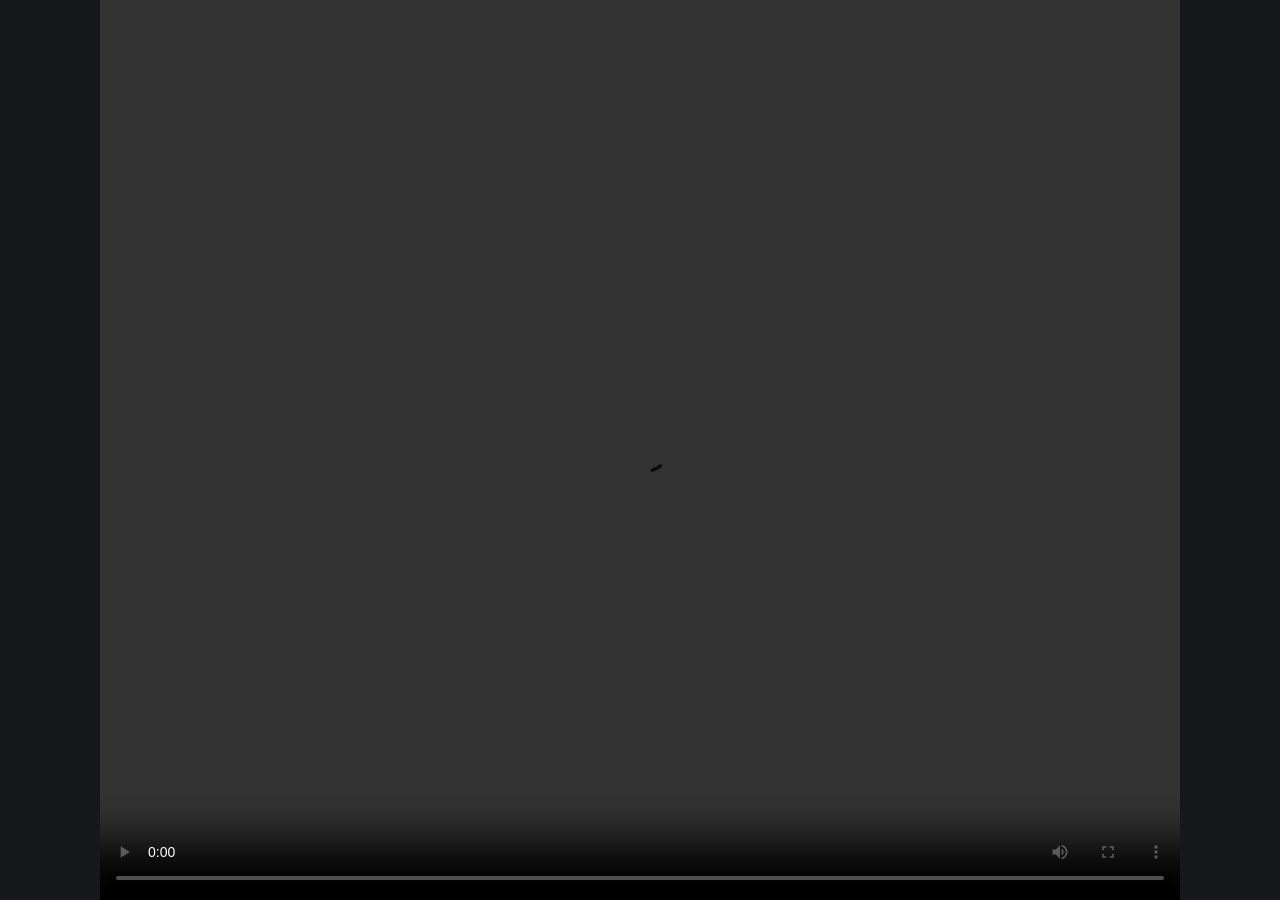
<file: docs/demo-fs-40ba2876e302/index.html>
<!DOCTYPE html>
<html lang="it">
<head>
<meta charset="utf-8">
<meta name="viewport" content="width=device-width, initial-scale=1">
<meta name="robots" content="noindex, nofollow">
<title>Demo</title>
<style>
  html, body {
    margin: 0;
    min-height: 100vh;
    min-height: 100dvh;
    background: #16181c;
  }
  body {
    display: flex;
    align-items: center;
    justify-content: center;
  }
  video {
    display: block;
    /* niente width/height espliciti: non supera mai la risoluzione nativa (1080x2400) */
    max-width: 100vw;
    max-height: 100vh;
    max-height: 100dvh;
  }
</style>
</head>
<body>
<video controls playsinline width="1080" height="2400" src="foreground_service_demo.mp4"></video>
</body>
</html>
</file>
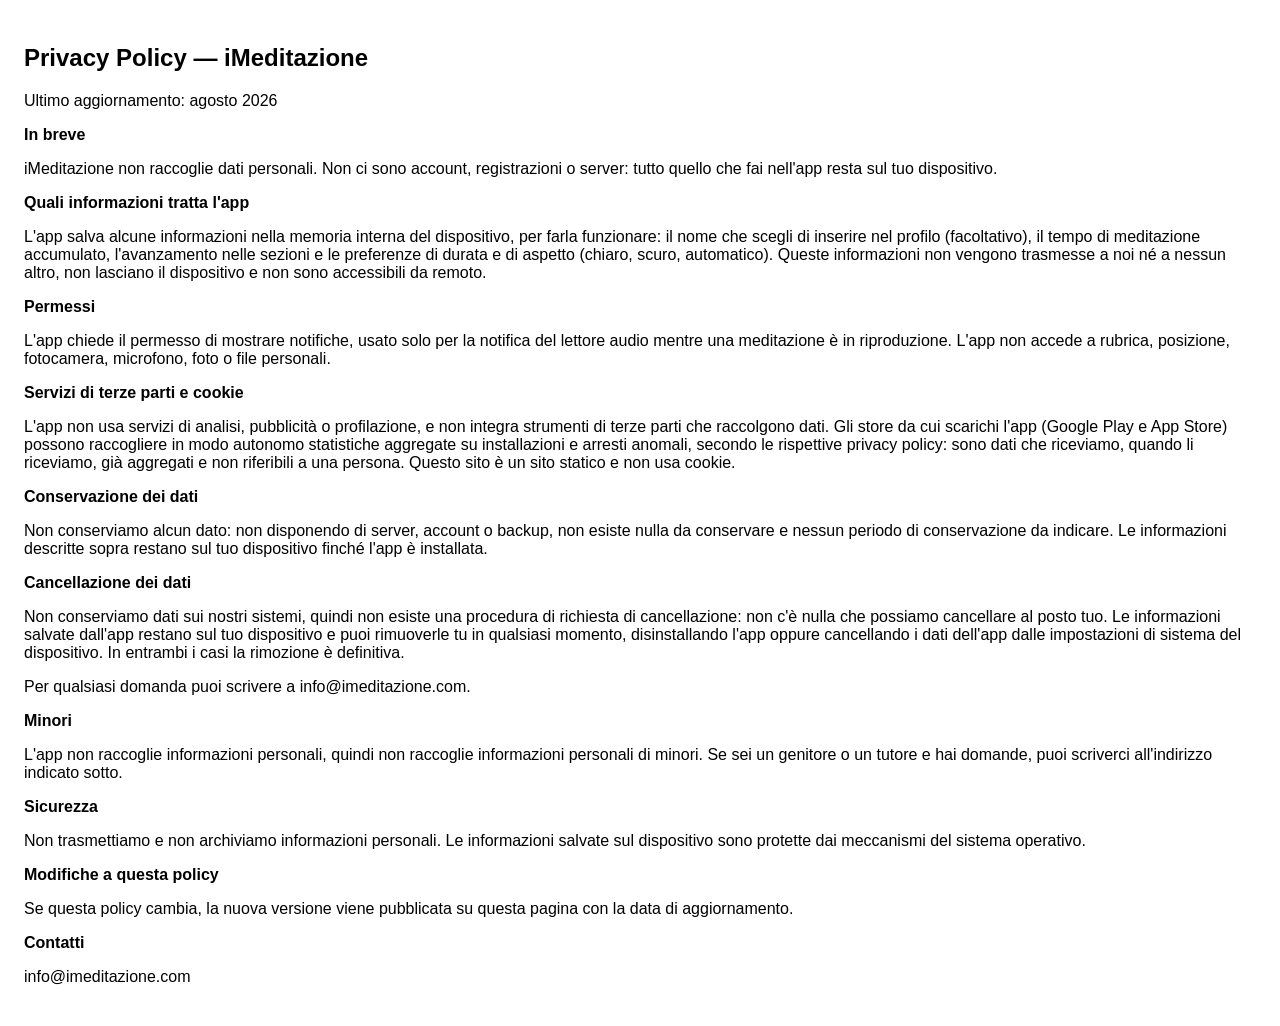
<file: docs/privacy/index.html>
<!DOCTYPE html>
<html lang="it">
    <head>
      <meta http-equiv="Content-Type" content="text/html; charset=UTF-8">
      <meta name="viewport" content="width=device-width">
      <title>Privacy Policy</title>
      <link rel="shortcut icon" type="image/ico" href="/static/images/favicon.ico"/>
      <style> body { font-family: 'Helvetica Neue', Helvetica, Arial, sans-serif; padding:1em; } </style>
    </head>
    <body>
    <h2>Privacy Policy — iMeditazione</h2>
    <p>Ultimo aggiornamento: agosto 2026</p>
    <div>
    <p><strong>In breve</strong></p>
    <p>iMeditazione non raccoglie dati personali. Non ci sono account, registrazioni o server: tutto quello che fai nell'app resta sul tuo dispositivo.</p>
    <p><strong>Quali informazioni tratta l'app</strong></p>
    <p>L'app salva alcune informazioni nella memoria interna del dispositivo, per farla funzionare: il nome che scegli di inserire nel profilo (facoltativo), il tempo di meditazione accumulato, l'avanzamento nelle sezioni e le preferenze di durata e di aspetto (chiaro, scuro, automatico). Queste informazioni non vengono trasmesse a noi né a nessun altro, non lasciano il dispositivo e non sono accessibili da remoto.</p>
    <p><strong>Permessi</strong></p>
    <p>L'app chiede il permesso di mostrare notifiche, usato solo per la notifica del lettore audio mentre una meditazione è in riproduzione. L'app non accede a rubrica, posizione, fotocamera, microfono, foto o file personali.</p>
    <p><strong>Servizi di terze parti e cookie</strong></p>
    <p>L'app non usa servizi di analisi, pubblicità o profilazione, e non integra strumenti di terze parti che raccolgono dati. Gli store da cui scarichi l'app (Google Play e App Store) possono raccogliere in modo autonomo statistiche aggregate su installazioni e arresti anomali, secondo le rispettive privacy policy: sono dati che riceviamo, quando li riceviamo, già aggregati e non riferibili a una persona. Questo sito è un sito statico e non usa cookie.</p>
    <p><strong>Conservazione dei dati</strong></p>
    <p>Non conserviamo alcun dato: non disponendo di server, account o backup, non esiste nulla da conservare e nessun periodo di conservazione da indicare. Le informazioni descritte sopra restano sul tuo dispositivo finché l'app è installata.</p>
    <p><strong>Cancellazione dei dati</strong></p>
    <p>Non conserviamo dati sui nostri sistemi, quindi non esiste una procedura di richiesta di cancellazione: non c'è nulla che possiamo cancellare al posto tuo. Le informazioni salvate dall'app restano sul tuo dispositivo e puoi rimuoverle tu in qualsiasi momento, disinstallando l'app oppure cancellando i dati dell'app dalle impostazioni di sistema del dispositivo. In entrambi i casi la rimozione è definitiva.</p>
    <p>Per qualsiasi domanda puoi scrivere a info@imeditazione.com.</p>
    <p><strong>Minori</strong></p>
    <p>L'app non raccoglie informazioni personali, quindi non raccoglie informazioni personali di minori. Se sei un genitore o un tutore e hai domande, puoi scriverci all'indirizzo indicato sotto.</p>
    <p><strong>Sicurezza</strong></p>
    <p>Non trasmettiamo e non archiviamo informazioni personali. Le informazioni salvate sul dispositivo sono protette dai meccanismi del sistema operativo.</p>
    <p><strong>Modifiche a questa policy</strong></p>
    <p>Se questa policy cambia, la nuova versione viene pubblicata su questa pagina con la data di aggiornamento.</p>
    <p><strong>Contatti</strong></p>
    <p>info@imeditazione.com</p>
    </div>
    </body>
</html>
</file>
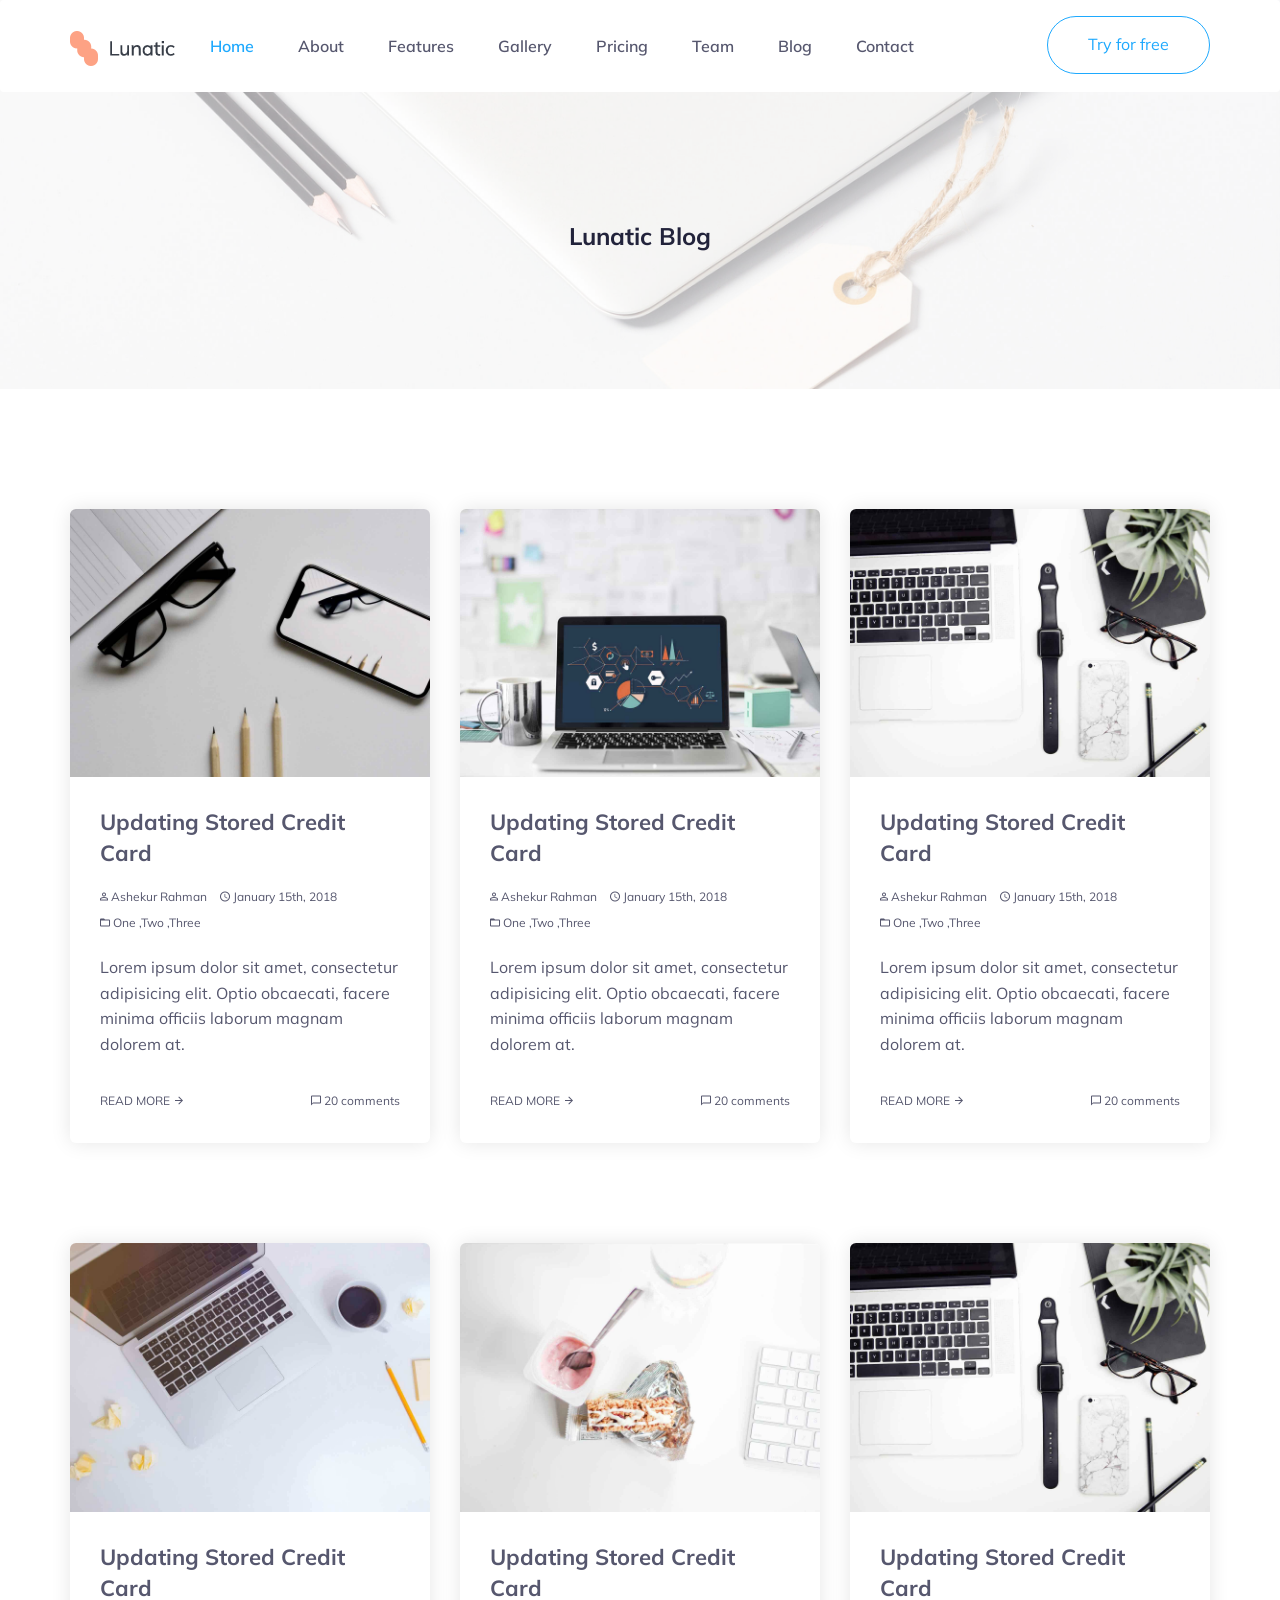
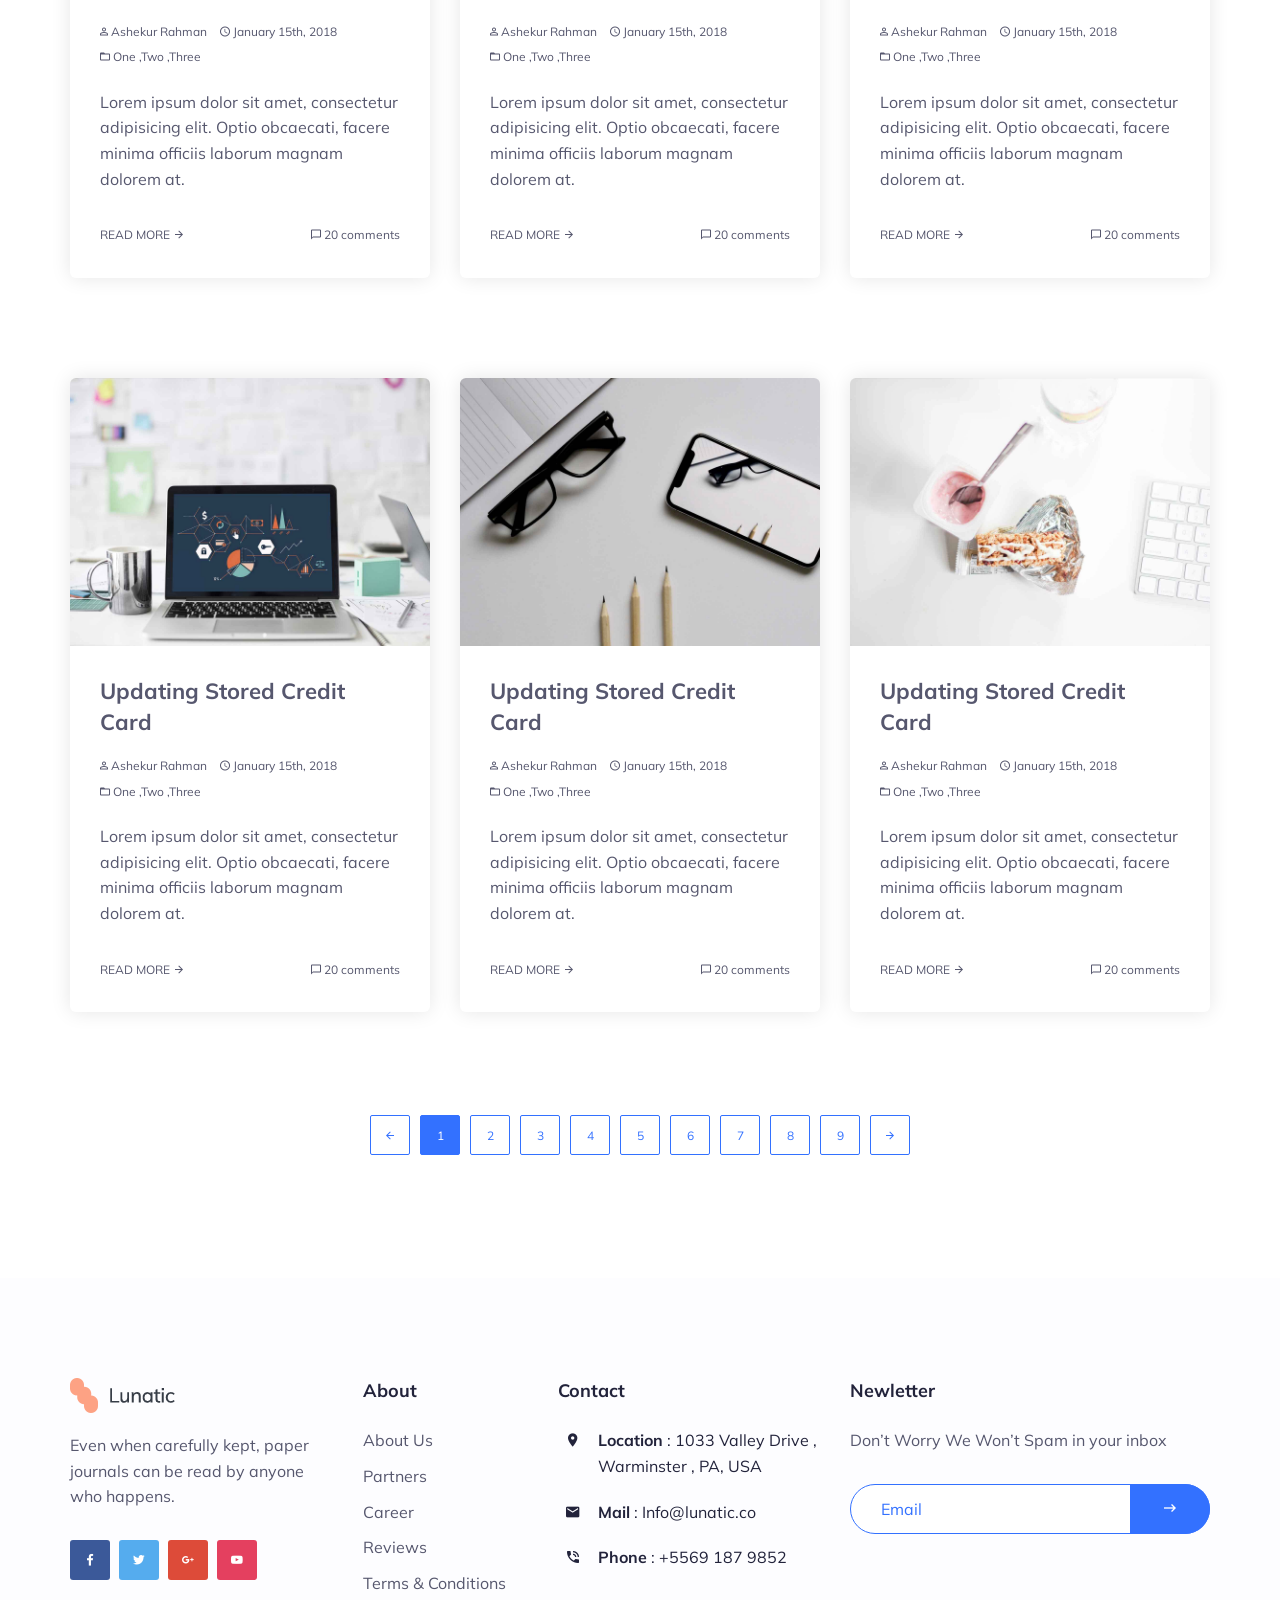
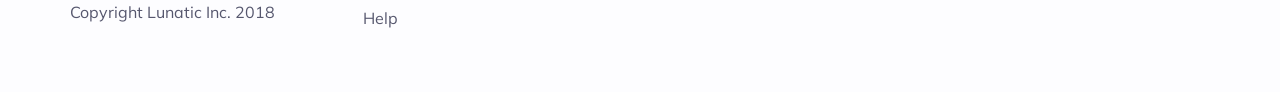
<file: static/blog/blog-2.html>
<!doctype html>
<html class="no-js" lang="zxx">

<head>
    <meta charset="utf-8">
    <meta name="author" content="Ashekur Rahman">
    <meta name="description" content="">
    <meta name="keywords" content="HTML,CSS,XML,JavaScript">
    <meta http-equiv="x-ua-compatible" content="ie=edge">
    <meta name="viewport" content="width=device-width, initial-scale=1.0">
    <!-- Title -->
    <title>Lunatic Apps Landing Page</title>
    <!-- Place favicon.ico in the root directory -->
    <link rel="apple-touch-icon" href="images/apple-touch-icon.png">
    <link rel="shortcut icon" type="image/ico" href="images/favicon.ico" />
    <!-- Plugin-CSS -->
    <link rel="stylesheet" href="css/bootstrap.min.css">
    <link rel="stylesheet" href="css/material-design-iconic-font.min.css">
    <link rel="stylesheet" href="css/animate.css">
    <!-- Main-Stylesheets -->
    <link rel="stylesheet" href="css/normalize.css">
    <link rel="stylesheet" href="style.css">
    <link rel="stylesheet" href="css/responsive.css">
    <script src="js/vendor/modernizr-2.8.3.min.js"></script>
    <!--[if lt IE 9]>
        <script src="//oss.maxcdn.com/html5shiv/3.7.2/html5shiv.min.js"></script>
        <script src="//oss.maxcdn.com/respond/1.4.2/respond.min.js"></script>
    <![endif]-->
</head>

<body data-spy="scroll" data-target=".mainmenu-area">
    <!-- Preloader-content -->
    <div class="preloade">
        <span><i class="zmdi zmdi-compass"></i></span>
    </div>
    <!-- Main-Menu-Area -->
    <nav class="navbar mainmenu-area transparent" data-spy="affix" data-offset-top="200">
        <div class="container">
            <div class="navbar-header">
                <button type="button" class="navbar-toggle" data-toggle="collapse" data-target="#mainmenu">
                    <span class="icon-bar"></span>
                    <span class="icon-bar"></span>
                    <span class="icon-bar"></span>
                </button>
                <a class="navbar-brand" href="#"><img src="images/logo.png" alt=""></a>
            </div>
            <div class="collapse navbar-collapse" id="mainmenu">
                <div class="navbar-header navbar-right">
                    <a href="#" class="navbar-bttn">Try for free</a>
                </div>
                <ul class="nav navbar-nav navbar-left">
                    <li class="active"><a href="../index.html#home-page">Home</a></li>
                    <li><a href="../index.html#about-page">About</a></li>
                    <li><a href="../index.html#feature-page">Features</a></li>
                    <li><a href="../index.html#gallery-page">Gallery</a></li>
                    <li><a href="../index.html#price-page">Pricing</a></li>
                    <li><a href="../index.html#team-page">Team</a></li>
                    <li><a href="../index.html#blog-page">Blog</a></li>
                    <li><a href="../index.html#contact-page">Contact</a></li>
                </ul>

            </div>
        </div>
    </nav>
    <!-- Main-Menu-Area / -->

    <header class="site-header">
        <div class="container">
            <div class="row">
                <div class="col-xs-12 text-center">
                    <h3 class="headline">Lunatic Blog</h3>
                </div>
            </div>
        </div>
    </header>

    <section class="section-padding">
        <div class="container">
            <div class="row">
                <div class="col-xs-12 col-sm-6 col-lg-4">
                    <article class="single-blog">
                        <figure class="blog-photo">
                            <img src="images/post-1.jpg" alt="">
                        </figure>
                        <div class="blog-content">
                            <header>
                                <h5 class="title"><a href="single.html">Updating Stored Credit Card</a></h5>
                                <ul class="blog-meta">
                                    <li><i class="zmdi zmdi-account-o"></i> Ashekur Rahman</li>
                                    <li><i class="zmdi zmdi-time"></i> January 15th, 2018</li>
                                    <li><i class="zmdi zmdi-folder-outline"></i> <a href="#">One ,</a><a href="#">Two ,</a><a href="#">Three</a></li>
                                </ul>
                            </header>
                            <div class="space-20"></div>
                            <p>Lorem ipsum dolor sit amet, consectetur adipisicing elit. Optio obcaecati, facere minima officiis laborum magnam dolorem at.</p>
                            <div class="space-20"></div>
                            <footer class="blog-footer">
                                <a href="#" class="read-more">Read More</a>
                                <div class="pull-right">
                                    <i class="zmdi zmdi-comment-outline"></i> 20 comments
                                </div>
                            </footer>
                        </div>
                    </article>
                </div>
                <div class="col-xs-12 col-sm-6 col-lg-4">
                    <article class="single-blog">
                        <figure class="blog-photo">
                            <img src="images/post-2.jpg" alt="">
                        </figure>
                        <div class="blog-content">
                            <header>
                                <h5 class="title"><a href="single.html">Updating Stored Credit Card</a></h5>
                                <ul class="blog-meta">
                                    <li><i class="zmdi zmdi-account-o"></i> Ashekur Rahman</li>
                                    <li><i class="zmdi zmdi-time"></i> January 15th, 2018</li>
                                    <li><i class="zmdi zmdi-folder-outline"></i> <a href="#">One ,</a><a href="#">Two ,</a><a href="#">Three</a></li>
                                </ul>
                            </header>
                            <div class="space-20"></div>
                            <p>Lorem ipsum dolor sit amet, consectetur adipisicing elit. Optio obcaecati, facere minima officiis laborum magnam dolorem at.</p>
                            <div class="space-20"></div>
                            <footer class="blog-footer">
                                <a href="#" class="read-more">Read More</a>
                                <div class="pull-right">
                                    <i class="zmdi zmdi-comment-outline"></i> 20 comments
                                </div>
                            </footer>
                        </div>
                    </article>
                </div>
                <div class="col-xs-12 col-sm-6 col-lg-4">
                    <article class="single-blog">
                        <figure class="blog-photo">
                            <img src="images/post-3.jpg" alt="">
                        </figure>
                        <div class="blog-content">
                            <header>
                                <h5 class="title"><a href="single.html">Updating Stored Credit Card</a></h5>
                                <ul class="blog-meta">
                                    <li><i class="zmdi zmdi-account-o"></i> Ashekur Rahman</li>
                                    <li><i class="zmdi zmdi-time"></i> January 15th, 2018</li>
                                    <li><i class="zmdi zmdi-folder-outline"></i> <a href="#">One ,</a><a href="#">Two ,</a><a href="#">Three</a></li>
                                </ul>
                            </header>
                            <div class="space-20"></div>
                            <p>Lorem ipsum dolor sit amet, consectetur adipisicing elit. Optio obcaecati, facere minima officiis laborum magnam dolorem at.</p>
                            <div class="space-20"></div>
                            <footer class="blog-footer">
                                <a href="#" class="read-more">Read More</a>
                                <div class="pull-right">
                                    <i class="zmdi zmdi-comment-outline"></i> 20 comments
                                </div>
                            </footer>
                        </div>
                    </article>
                </div>
                <div class="col-xs-12 col-sm-6 col-lg-4">
                    <article class="single-blog">
                        <figure class="blog-photo">
                            <img src="images/post-4.jpg" alt="">
                        </figure>
                        <div class="blog-content">
                            <header>
                                <h5 class="title"><a href="single.html">Updating Stored Credit Card</a></h5>
                                <ul class="blog-meta">
                                    <li><i class="zmdi zmdi-account-o"></i> Ashekur Rahman</li>
                                    <li><i class="zmdi zmdi-time"></i> January 15th, 2018</li>
                                    <li><i class="zmdi zmdi-folder-outline"></i> <a href="#">One ,</a><a href="#">Two ,</a><a href="#">Three</a></li>
                                </ul>
                            </header>
                            <div class="space-20"></div>
                            <p>Lorem ipsum dolor sit amet, consectetur adipisicing elit. Optio obcaecati, facere minima officiis laborum magnam dolorem at.</p>
                            <div class="space-20"></div>
                            <footer class="blog-footer">
                                <a href="#" class="read-more">Read More</a>
                                <div class="pull-right">
                                    <i class="zmdi zmdi-comment-outline"></i> 20 comments
                                </div>
                            </footer>
                        </div>
                    </article>
                </div>
                <div class="col-xs-12 col-sm-6 col-lg-4">
                    <article class="single-blog">
                        <figure class="blog-photo">
                            <img src="images/post-5.jpg" alt="">
                        </figure>
                        <div class="blog-content">
                            <header>
                                <h5 class="title"><a href="single.html">Updating Stored Credit Card</a></h5>
                                <ul class="blog-meta">
                                    <li><i class="zmdi zmdi-account-o"></i> Ashekur Rahman</li>
                                    <li><i class="zmdi zmdi-time"></i> January 15th, 2018</li>
                                    <li><i class="zmdi zmdi-folder-outline"></i> <a href="#">One ,</a><a href="#">Two ,</a><a href="#">Three</a></li>
                                </ul>
                            </header>
                            <div class="space-20"></div>
                            <p>Lorem ipsum dolor sit amet, consectetur adipisicing elit. Optio obcaecati, facere minima officiis laborum magnam dolorem at.</p>
                            <div class="space-20"></div>
                            <footer class="blog-footer">
                                <a href="#" class="read-more">Read More</a>
                                <div class="pull-right">
                                    <i class="zmdi zmdi-comment-outline"></i> 20 comments
                                </div>
                            </footer>
                        </div>
                    </article>
                </div>
                <div class="col-xs-12 col-sm-6 col-lg-4">
                    <article class="single-blog">
                        <figure class="blog-photo">
                            <img src="images/post-3.jpg" alt="">
                        </figure>
                        <div class="blog-content">
                            <header>
                                <h5 class="title"><a href="single.html">Updating Stored Credit Card</a></h5>
                                <ul class="blog-meta">
                                    <li><i class="zmdi zmdi-account-o"></i> Ashekur Rahman</li>
                                    <li><i class="zmdi zmdi-time"></i> January 15th, 2018</li>
                                    <li><i class="zmdi zmdi-folder-outline"></i> <a href="#">One ,</a><a href="#">Two ,</a><a href="#">Three</a></li>
                                </ul>
                            </header>
                            <div class="space-20"></div>
                            <p>Lorem ipsum dolor sit amet, consectetur adipisicing elit. Optio obcaecati, facere minima officiis laborum magnam dolorem at.</p>
                            <div class="space-20"></div>
                            <footer class="blog-footer">
                                <a href="#" class="read-more">Read More</a>
                                <div class="pull-right">
                                    <i class="zmdi zmdi-comment-outline"></i> 20 comments
                                </div>
                            </footer>
                        </div>
                    </article>
                </div>
                <div class="col-xs-12 col-sm-6 col-lg-4">
                    <article class="single-blog">
                        <figure class="blog-photo">
                            <img src="images/post-2.jpg" alt="">
                        </figure>
                        <div class="blog-content">
                            <header>
                                <h5 class="title"><a href="single.html">Updating Stored Credit Card</a></h5>
                                <ul class="blog-meta">
                                    <li><i class="zmdi zmdi-account-o"></i> Ashekur Rahman</li>
                                    <li><i class="zmdi zmdi-time"></i> January 15th, 2018</li>
                                    <li><i class="zmdi zmdi-folder-outline"></i> <a href="#">One ,</a><a href="#">Two ,</a><a href="#">Three</a></li>
                                </ul>
                            </header>
                            <div class="space-20"></div>
                            <p>Lorem ipsum dolor sit amet, consectetur adipisicing elit. Optio obcaecati, facere minima officiis laborum magnam dolorem at.</p>
                            <div class="space-20"></div>
                            <footer class="blog-footer">
                                <a href="#" class="read-more">Read More</a>
                                <div class="pull-right">
                                    <i class="zmdi zmdi-comment-outline"></i> 20 comments
                                </div>
                            </footer>
                        </div>
                    </article>
                </div>
                <div class="col-xs-12 col-sm-6 col-lg-4">
                    <article class="single-blog">
                        <figure class="blog-photo">
                            <img src="images/post-1.jpg" alt="">
                        </figure>
                        <div class="blog-content">
                            <header>
                                <h5 class="title"><a href="single.html">Updating Stored Credit Card</a></h5>
                                <ul class="blog-meta">
                                    <li><i class="zmdi zmdi-account-o"></i> Ashekur Rahman</li>
                                    <li><i class="zmdi zmdi-time"></i> January 15th, 2018</li>
                                    <li><i class="zmdi zmdi-folder-outline"></i> <a href="#">One ,</a><a href="#">Two ,</a><a href="#">Three</a></li>
                                </ul>
                            </header>
                            <div class="space-20"></div>
                            <p>Lorem ipsum dolor sit amet, consectetur adipisicing elit. Optio obcaecati, facere minima officiis laborum magnam dolorem at.</p>
                            <div class="space-20"></div>
                            <footer class="blog-footer">
                                <a href="#" class="read-more">Read More</a>
                                <div class="pull-right">
                                    <i class="zmdi zmdi-comment-outline"></i> 20 comments
                                </div>
                            </footer>
                        </div>
                    </article>
                </div>
                <div class="col-xs-12 col-sm-6 col-lg-4">
                    <article class="single-blog">
                        <figure class="blog-photo">
                            <img src="images/post-5.jpg" alt="">
                        </figure>
                        <div class="blog-content">
                            <header>
                                <h5 class="title"><a href="single.html">Updating Stored Credit Card</a></h5>
                                <ul class="blog-meta">
                                    <li><i class="zmdi zmdi-account-o"></i> Ashekur Rahman</li>
                                    <li><i class="zmdi zmdi-time"></i> January 15th, 2018</li>
                                    <li><i class="zmdi zmdi-folder-outline"></i> <a href="#">One ,</a><a href="#">Two ,</a><a href="#">Three</a></li>
                                </ul>
                            </header>
                            <div class="space-20"></div>
                            <p>Lorem ipsum dolor sit amet, consectetur adipisicing elit. Optio obcaecati, facere minima officiis laborum magnam dolorem at.</p>
                            <div class="space-20"></div>
                            <footer class="blog-footer">
                                <a href="#" class="read-more">Read More</a>
                                <div class="pull-right">
                                    <i class="zmdi zmdi-comment-outline"></i> 20 comments
                                </div>
                            </footer>
                        </div>
                    </article>
                </div>
            </div>
            <div class="row">
                <div class="col-xs-12 text-center">                    
                    <div class="nav-links">
                        <a href="#" class="page-numbers"><i class="zmdi zmdi-arrow-left"></i></a>
                        <span class="page-numbers current">1</span>
                        <a href="#" class="page-numbers">2</a>
                        <a href="#" class="page-numbers">3</a>
                        <a href="#" class="page-numbers">4</a>
                        <a href="#" class="page-numbers">5</a>
                        <a href="#" class="page-numbers">6</a>
                        <a href="#" class="page-numbers">7</a>
                        <a href="#" class="page-numbers">8</a>
                        <a href="#" class="page-numbers">9</a>
                        <a href="#" class="page-numbers"><i class="zmdi zmdi-arrow-right"></i></a>
                    </div>
                </div>
            </div>
        </div>
    </section>

    <!-- Footer-Area -->
    <footer class="footer-area">
        <div class="container">
            <div class="row">
                <div class="col-xs-12 col-sm-3">
                    <img src="images/logo.png" alt="">
                    <div class="space-20"></div>
                    <p>Even when carefully kept, paper journals can be read by anyone who happens.</p>
                    <div class="space-20"></div>
                    <ul class="social-menu">
                        <li><a href="#"><i class="zmdi zmdi-facebook"></i></a></li>
                        <li><a href="#"><i class="zmdi zmdi-twitter"></i></a></li>
                        <li><a href="#"><i class="zmdi zmdi-google-plus"></i></a></li>
                        <li><a href="#"><i class="zmdi zmdi-youtube-play"></i></a></li>
                    </ul>
                    <div class="space-20"></div>
                    <p>Copyright Lunatic Inc. 2018</p>
                    <div class="space-50"></div>
                </div>
                <div class="col-xs-12 col-sm-2">
                    <h4>About</h4>
                    <div class="space-10"></div>
                    <ul class="list">
                        <li><a href="#">About Us</a></li>
                        <li><a href="#">Partners</a></li>
                        <li><a href="#">Career</a></li>
                        <li><a href="#">Reviews</a></li>
                        <li><a href="#">Terms &amp; Conditions</a></li>
                        <li><a href="#">Help</a></li>
                    </ul>
                    <div class="space-50"></div>
                </div>
                <div class="col-xs-12 col-sm-3">
                    <h4>Contact</h4>
                    <div class="space-10"></div>
                    <ul class="icon-list">
                        <li>
                            <div class="icon">
                                <i class="zmdi zmdi-pin zmdi-hc-fw"></i>
                            </div>
                            <strong>Location</strong> : 1033 Valley Drive , Warminster , PA, USA
                        </li>
                        <li>
                            <div class="icon">
                                <i class="zmdi zmdi-email"></i>
                            </div>
                            <strong>Mail</strong> : Info@lunatic.co
                        </li>
                        <li>
                            <div class="icon">
                                <i class="zmdi zmdi-phone-in-talk"></i>
                            </div>
                            <strong>Phone</strong> : +5569 187 9852
                        </li>
                    </ul>
                    <div class="space-50"></div>
                </div>
                <div class="col-xs-12 col-sm-4">
                    <h4>Newletter</h4>
                    <div class="space-10"></div>
                    <p>Don’t Worry We Won’t Spam in your inbox</p>
                    <div class="space-20"></div>
                    <form id="mc-form" class="subscribe">
                        <input type="text" class="control" placeholder="Email" id="mc-email">
                        <button class="sub-button" type="submit"><i class="zmdi zmdi-long-arrow-right"></i></button>
                        <label class="mt10" for="mc-email"></label>
                    </form>
                    <div class="space-50"></div>
                </div>
            </div>
        </div>
    </footer>
    <!-- Footer-Area / -->
    <!--Vendor-JS-->
    <script src="js/vendor/jquery-1.12.4.min.js"></script>
    <script src="js/vendor/bootstrap.min.js"></script>
    <!--Plugin-JS-->
    <script src="js/owl.carousel.min.js"></script>
    <script src="js/scrollUp.min.js"></script>
    <!--Main-active-JS-->
    <script src="js/main.js"></script>
</body>

</html>
</file>
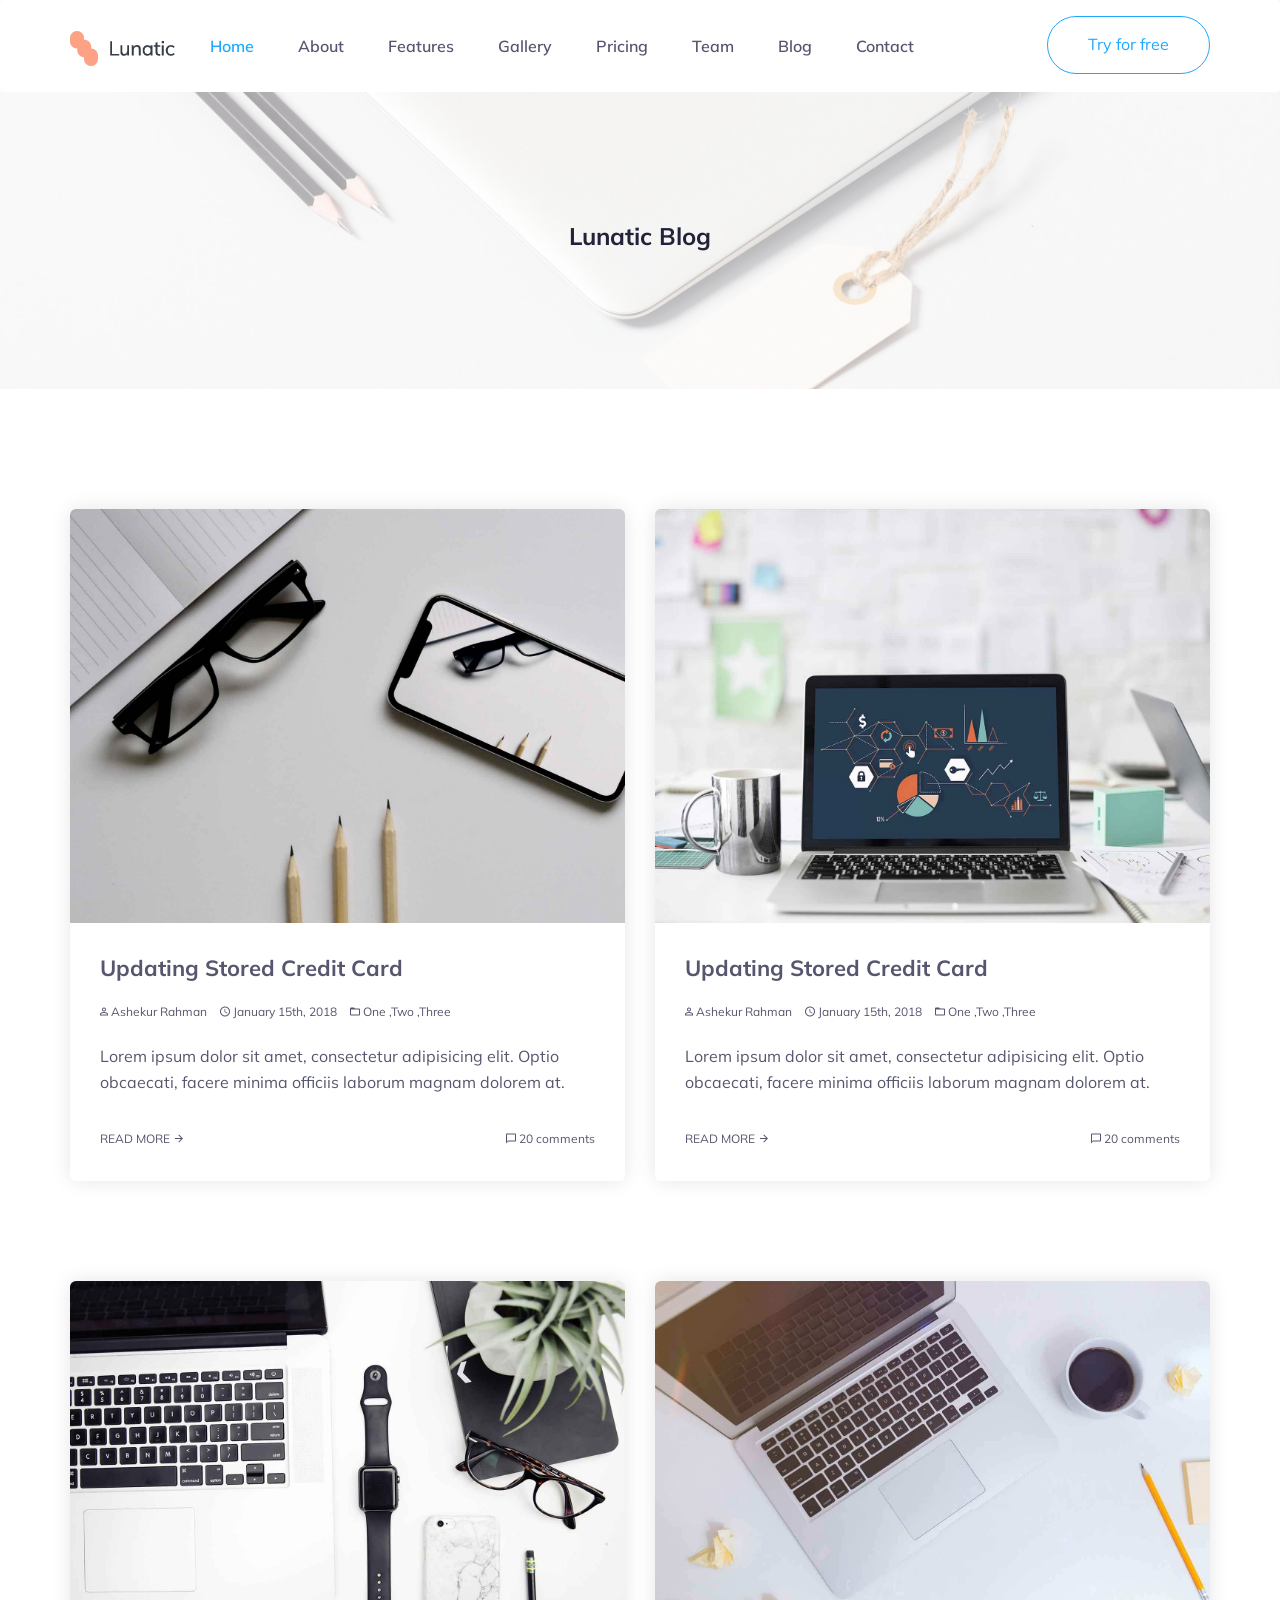
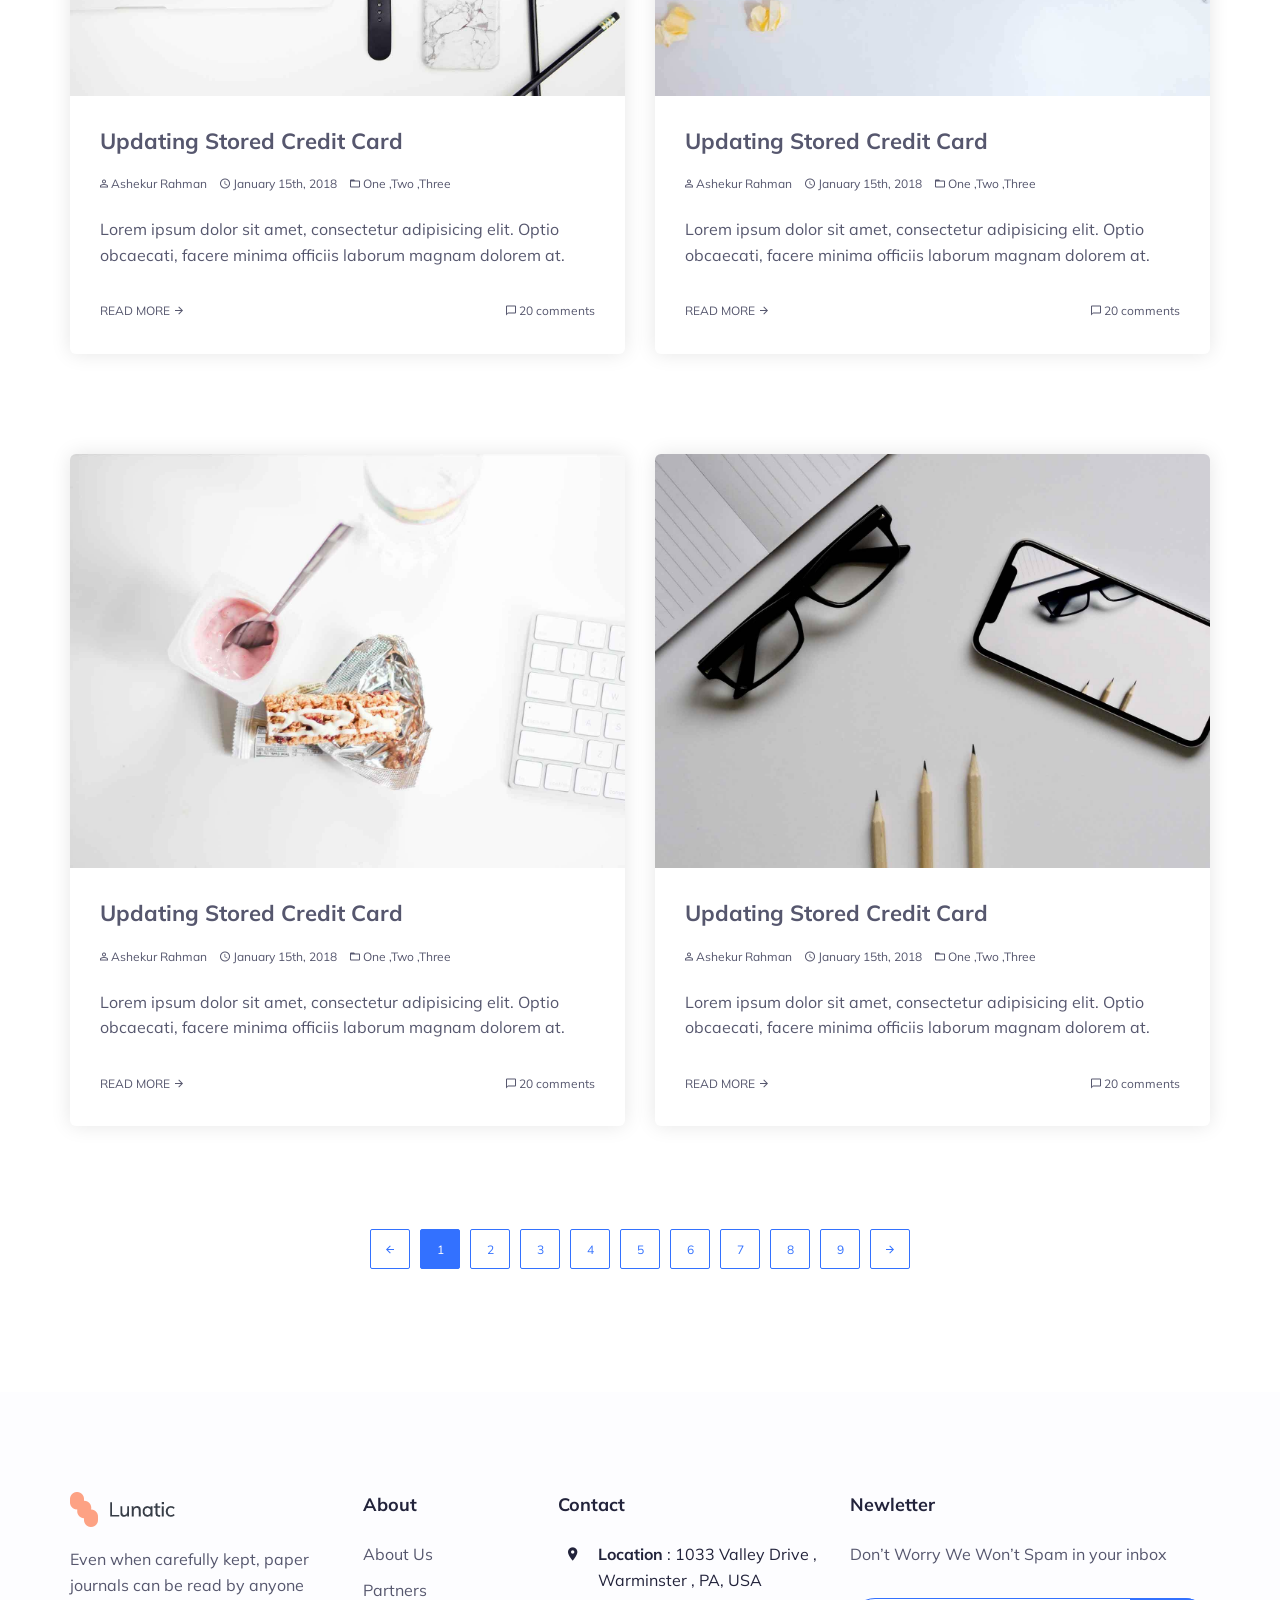
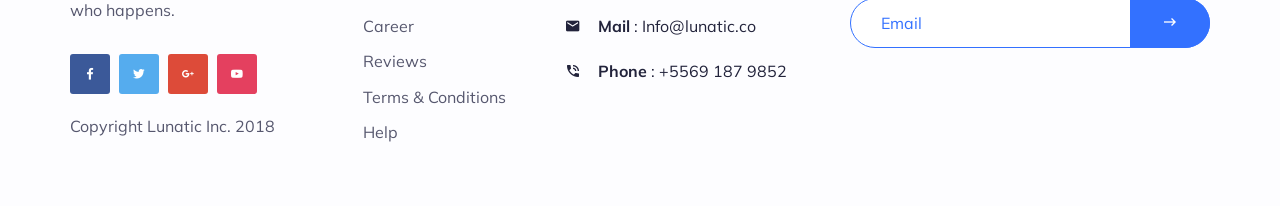
<file: static/blog/blog-3.html>
<!doctype html>
<html class="no-js" lang="zxx">

<head>
    <meta charset="utf-8">
    <meta name="author" content="Ashekur Rahman">
    <meta name="description" content="">
    <meta name="keywords" content="HTML,CSS,XML,JavaScript">
    <meta http-equiv="x-ua-compatible" content="ie=edge">
    <meta name="viewport" content="width=device-width, initial-scale=1.0">
    <!-- Title -->
    <title>Lunatic Apps Landing Page</title>
    <!-- Place favicon.ico in the root directory -->
    <link rel="apple-touch-icon" href="images/apple-touch-icon.png">
    <link rel="shortcut icon" type="image/ico" href="images/favicon.ico" />
    <!-- Plugin-CSS -->
    <link rel="stylesheet" href="css/bootstrap.min.css">
    <link rel="stylesheet" href="css/material-design-iconic-font.min.css">
    <link rel="stylesheet" href="css/animate.css">
    <!-- Main-Stylesheets -->
    <link rel="stylesheet" href="css/normalize.css">
    <link rel="stylesheet" href="style.css">
    <link rel="stylesheet" href="css/responsive.css">
    <script src="js/vendor/modernizr-2.8.3.min.js"></script>
    <!--[if lt IE 9]>
        <script src="//oss.maxcdn.com/html5shiv/3.7.2/html5shiv.min.js"></script>
        <script src="//oss.maxcdn.com/respond/1.4.2/respond.min.js"></script>
    <![endif]-->
</head>

<body data-spy="scroll" data-target=".mainmenu-area">
    <!-- Preloader-content -->
    <div class="preloade">
        <span><i class="zmdi zmdi-compass"></i></span>
    </div>
    <!-- Main-Menu-Area -->
    <nav class="navbar mainmenu-area transparent" data-spy="affix" data-offset-top="200">
        <div class="container">
            <div class="navbar-header">
                <button type="button" class="navbar-toggle" data-toggle="collapse" data-target="#mainmenu">
                    <span class="icon-bar"></span>
                    <span class="icon-bar"></span>
                    <span class="icon-bar"></span>
                </button>
                <a class="navbar-brand" href="#"><img src="images/logo.png" alt=""></a>
            </div>
            <div class="collapse navbar-collapse" id="mainmenu">
                <div class="navbar-header navbar-right">
                    <a href="#" class="navbar-bttn">Try for free</a>
                </div>
                <ul class="nav navbar-nav navbar-left">
                    <li class="active"><a href="../index.html#home-page">Home</a></li>
                    <li><a href="../index.html#about-page">About</a></li>
                    <li><a href="../index.html#feature-page">Features</a></li>
                    <li><a href="../index.html#gallery-page">Gallery</a></li>
                    <li><a href="../index.html#price-page">Pricing</a></li>
                    <li><a href="../index.html#team-page">Team</a></li>
                    <li><a href="../index.html#blog-page">Blog</a></li>
                    <li><a href="../index.html#contact-page">Contact</a></li>
                </ul>

            </div>
        </div>
    </nav>
    <!-- Main-Menu-Area / -->

    <header class="site-header">
        <div class="container">
            <div class="row">
                <div class="col-xs-12 text-center">
                    <h3 class="headline">Lunatic Blog</h3>
                </div>
            </div>
        </div>
    </header>

    <section class="section-padding">
        <div class="container">
            <div class="row">                
                <div class="col-xs-12 col-sm-6">
                    <article class="single-blog">
                        <figure class="blog-photo">
                            <img src="images/post-1.jpg" alt="">
                        </figure>
                        <div class="blog-content">
                            <header>
                                <h5 class="title"><a href="single.html">Updating Stored Credit Card</a></h5>
                                <ul class="blog-meta">
                                    <li><i class="zmdi zmdi-account-o"></i> Ashekur Rahman</li>
                                    <li><i class="zmdi zmdi-time"></i> January 15th, 2018</li>
                                    <li><i class="zmdi zmdi-folder-outline"></i> <a href="#">One ,</a><a href="#">Two ,</a><a href="#">Three</a></li>
                                </ul>
                            </header>
                            <div class="space-20"></div>
                            <p>Lorem ipsum dolor sit amet, consectetur adipisicing elit. Optio obcaecati, facere minima officiis laborum magnam dolorem at.</p>
                            <div class="space-20"></div>
                            <footer class="blog-footer">
                                <a href="#" class="read-more">Read More</a>
                                <div class="pull-right">
                                    <i class="zmdi zmdi-comment-outline"></i> 20 comments
                                </div>
                            </footer>
                        </div>
                    </article>
                </div>       
                <div class="col-xs-12 col-sm-6">
                    <article class="single-blog">
                        <figure class="blog-photo">
                            <img src="images/post-2.jpg" alt="">
                        </figure>
                        <div class="blog-content">
                            <header>
                                <h5 class="title"><a href="single.html">Updating Stored Credit Card</a></h5>
                                <ul class="blog-meta">
                                    <li><i class="zmdi zmdi-account-o"></i> Ashekur Rahman</li>
                                    <li><i class="zmdi zmdi-time"></i> January 15th, 2018</li>
                                    <li><i class="zmdi zmdi-folder-outline"></i> <a href="#">One ,</a><a href="#">Two ,</a><a href="#">Three</a></li>
                                </ul>
                            </header>
                            <div class="space-20"></div>
                            <p>Lorem ipsum dolor sit amet, consectetur adipisicing elit. Optio obcaecati, facere minima officiis laborum magnam dolorem at.</p>
                            <div class="space-20"></div>
                            <footer class="blog-footer">
                                <a href="#" class="read-more">Read More</a>
                                <div class="pull-right">
                                    <i class="zmdi zmdi-comment-outline"></i> 20 comments
                                </div>
                            </footer>
                        </div>
                    </article>
                </div>       
                <div class="col-xs-12 col-sm-6">
                    <article class="single-blog">
                        <figure class="blog-photo">
                            <img src="images/post-3.jpg" alt="">
                        </figure>
                        <div class="blog-content">
                            <header>
                                <h5 class="title"><a href="single.html">Updating Stored Credit Card</a></h5>
                                <ul class="blog-meta">
                                    <li><i class="zmdi zmdi-account-o"></i> Ashekur Rahman</li>
                                    <li><i class="zmdi zmdi-time"></i> January 15th, 2018</li>
                                    <li><i class="zmdi zmdi-folder-outline"></i> <a href="#">One ,</a><a href="#">Two ,</a><a href="#">Three</a></li>
                                </ul>
                            </header>
                            <div class="space-20"></div>
                            <p>Lorem ipsum dolor sit amet, consectetur adipisicing elit. Optio obcaecati, facere minima officiis laborum magnam dolorem at.</p>
                            <div class="space-20"></div>
                            <footer class="blog-footer">
                                <a href="#" class="read-more">Read More</a>
                                <div class="pull-right">
                                    <i class="zmdi zmdi-comment-outline"></i> 20 comments
                                </div>
                            </footer>
                        </div>
                    </article>
                </div>       
                <div class="col-xs-12 col-sm-6">
                    <article class="single-blog">
                        <figure class="blog-photo">
                            <img src="images/post-4.jpg" alt="">
                        </figure>
                        <div class="blog-content">
                            <header>
                                <h5 class="title"><a href="single.html">Updating Stored Credit Card</a></h5>
                                <ul class="blog-meta">
                                    <li><i class="zmdi zmdi-account-o"></i> Ashekur Rahman</li>
                                    <li><i class="zmdi zmdi-time"></i> January 15th, 2018</li>
                                    <li><i class="zmdi zmdi-folder-outline"></i> <a href="#">One ,</a><a href="#">Two ,</a><a href="#">Three</a></li>
                                </ul>
                            </header>
                            <div class="space-20"></div>
                            <p>Lorem ipsum dolor sit amet, consectetur adipisicing elit. Optio obcaecati, facere minima officiis laborum magnam dolorem at.</p>
                            <div class="space-20"></div>
                            <footer class="blog-footer">
                                <a href="#" class="read-more">Read More</a>
                                <div class="pull-right">
                                    <i class="zmdi zmdi-comment-outline"></i> 20 comments
                                </div>
                            </footer>
                        </div>
                    </article>
                </div>       
                <div class="col-xs-12 col-sm-6">
                    <article class="single-blog">
                        <figure class="blog-photo">
                            <img src="images/post-5.jpg" alt="">
                        </figure>
                        <div class="blog-content">
                            <header>
                                <h5 class="title"><a href="single.html">Updating Stored Credit Card</a></h5>
                                <ul class="blog-meta">
                                    <li><i class="zmdi zmdi-account-o"></i> Ashekur Rahman</li>
                                    <li><i class="zmdi zmdi-time"></i> January 15th, 2018</li>
                                    <li><i class="zmdi zmdi-folder-outline"></i> <a href="#">One ,</a><a href="#">Two ,</a><a href="#">Three</a></li>
                                </ul>
                            </header>
                            <div class="space-20"></div>
                            <p>Lorem ipsum dolor sit amet, consectetur adipisicing elit. Optio obcaecati, facere minima officiis laborum magnam dolorem at.</p>
                            <div class="space-20"></div>
                            <footer class="blog-footer">
                                <a href="#" class="read-more">Read More</a>
                                <div class="pull-right">
                                    <i class="zmdi zmdi-comment-outline"></i> 20 comments
                                </div>
                            </footer>
                        </div>
                    </article>
                </div>    
                <div class="col-xs-12 col-sm-6">
                    <article class="single-blog">
                        <figure class="blog-photo">
                            <img src="images/post-1.jpg" alt="">
                        </figure>
                        <div class="blog-content">
                            <header>
                                <h5 class="title"><a href="single.html">Updating Stored Credit Card</a></h5>
                                <ul class="blog-meta">
                                    <li><i class="zmdi zmdi-account-o"></i> Ashekur Rahman</li>
                                    <li><i class="zmdi zmdi-time"></i> January 15th, 2018</li>
                                    <li><i class="zmdi zmdi-folder-outline"></i> <a href="#">One ,</a><a href="#">Two ,</a><a href="#">Three</a></li>
                                </ul>
                            </header>
                            <div class="space-20"></div>
                            <p>Lorem ipsum dolor sit amet, consectetur adipisicing elit. Optio obcaecati, facere minima officiis laborum magnam dolorem at.</p>
                            <div class="space-20"></div>
                            <footer class="blog-footer">
                                <a href="#" class="read-more">Read More</a>
                                <div class="pull-right">
                                    <i class="zmdi zmdi-comment-outline"></i> 20 comments
                                </div>
                            </footer>
                        </div>
                    </article>
                </div>
            </div>
            <div class="row">
                <div class="col-xs-12 text-center">                    
                    <div class="nav-links">
                        <a href="#" class="page-numbers"><i class="zmdi zmdi-arrow-left"></i></a>
                        <span class="page-numbers current">1</span>
                        <a href="#" class="page-numbers">2</a>
                        <a href="#" class="page-numbers">3</a>
                        <a href="#" class="page-numbers">4</a>
                        <a href="#" class="page-numbers">5</a>
                        <a href="#" class="page-numbers">6</a>
                        <a href="#" class="page-numbers">7</a>
                        <a href="#" class="page-numbers">8</a>
                        <a href="#" class="page-numbers">9</a>
                        <a href="#" class="page-numbers"><i class="zmdi zmdi-arrow-right"></i></a>
                    </div>
                </div>
            </div>
        </div>
    </section>

    <!-- Footer-Area -->
    <footer class="footer-area">
        <div class="container">
            <div class="row">
                <div class="col-xs-12 col-sm-3">
                    <img src="images/logo.png" alt="">
                    <div class="space-20"></div>
                    <p>Even when carefully kept, paper journals can be read by anyone who happens.</p>
                    <div class="space-20"></div>
                    <ul class="social-menu">
                        <li><a href="#"><i class="zmdi zmdi-facebook"></i></a></li>
                        <li><a href="#"><i class="zmdi zmdi-twitter"></i></a></li>
                        <li><a href="#"><i class="zmdi zmdi-google-plus"></i></a></li>
                        <li><a href="#"><i class="zmdi zmdi-youtube-play"></i></a></li>
                    </ul>
                    <div class="space-20"></div>
                    <p>Copyright Lunatic Inc. 2018</p>
                    <div class="space-50"></div>
                </div>
                <div class="col-xs-12 col-sm-2">
                    <h4>About</h4>
                    <div class="space-10"></div>
                    <ul class="list">
                        <li><a href="#">About Us</a></li>
                        <li><a href="#">Partners</a></li>
                        <li><a href="#">Career</a></li>
                        <li><a href="#">Reviews</a></li>
                        <li><a href="#">Terms &amp; Conditions</a></li>
                        <li><a href="#">Help</a></li>
                    </ul>
                    <div class="space-50"></div>
                </div>
                <div class="col-xs-12 col-sm-3">
                    <h4>Contact</h4>
                    <div class="space-10"></div>
                    <ul class="icon-list">
                        <li>
                            <div class="icon">
                                <i class="zmdi zmdi-pin zmdi-hc-fw"></i>
                            </div>
                            <strong>Location</strong> : 1033 Valley Drive , Warminster , PA, USA
                        </li>
                        <li>
                            <div class="icon">
                                <i class="zmdi zmdi-email"></i>
                            </div>
                            <strong>Mail</strong> : Info@lunatic.co
                        </li>
                        <li>
                            <div class="icon">
                                <i class="zmdi zmdi-phone-in-talk"></i>
                            </div>
                            <strong>Phone</strong> : +5569 187 9852
                        </li>
                    </ul>
                    <div class="space-50"></div>
                </div>
                <div class="col-xs-12 col-sm-4">
                    <h4>Newletter</h4>
                    <div class="space-10"></div>
                    <p>Don’t Worry We Won’t Spam in your inbox</p>
                    <div class="space-20"></div>
                    <form id="mc-form" class="subscribe">
                        <input type="text" class="control" placeholder="Email" id="mc-email">
                        <button class="sub-button" type="submit"><i class="zmdi zmdi-long-arrow-right"></i></button>
                        <label class="mt10" for="mc-email"></label>
                    </form>
                    <div class="space-50"></div>
                </div>
            </div>
        </div>
    </footer>
    <!-- Footer-Area / -->
    <!--Vendor-JS-->
    <script src="js/vendor/jquery-1.12.4.min.js"></script>
    <script src="js/vendor/bootstrap.min.js"></script>
    <!--Plugin-JS-->
    <script src="js/owl.carousel.min.js"></script>
    <script src="js/scrollUp.min.js"></script>
    <!--Main-active-JS-->
    <script src="js/main.js"></script>
</body>

</html>
</file>
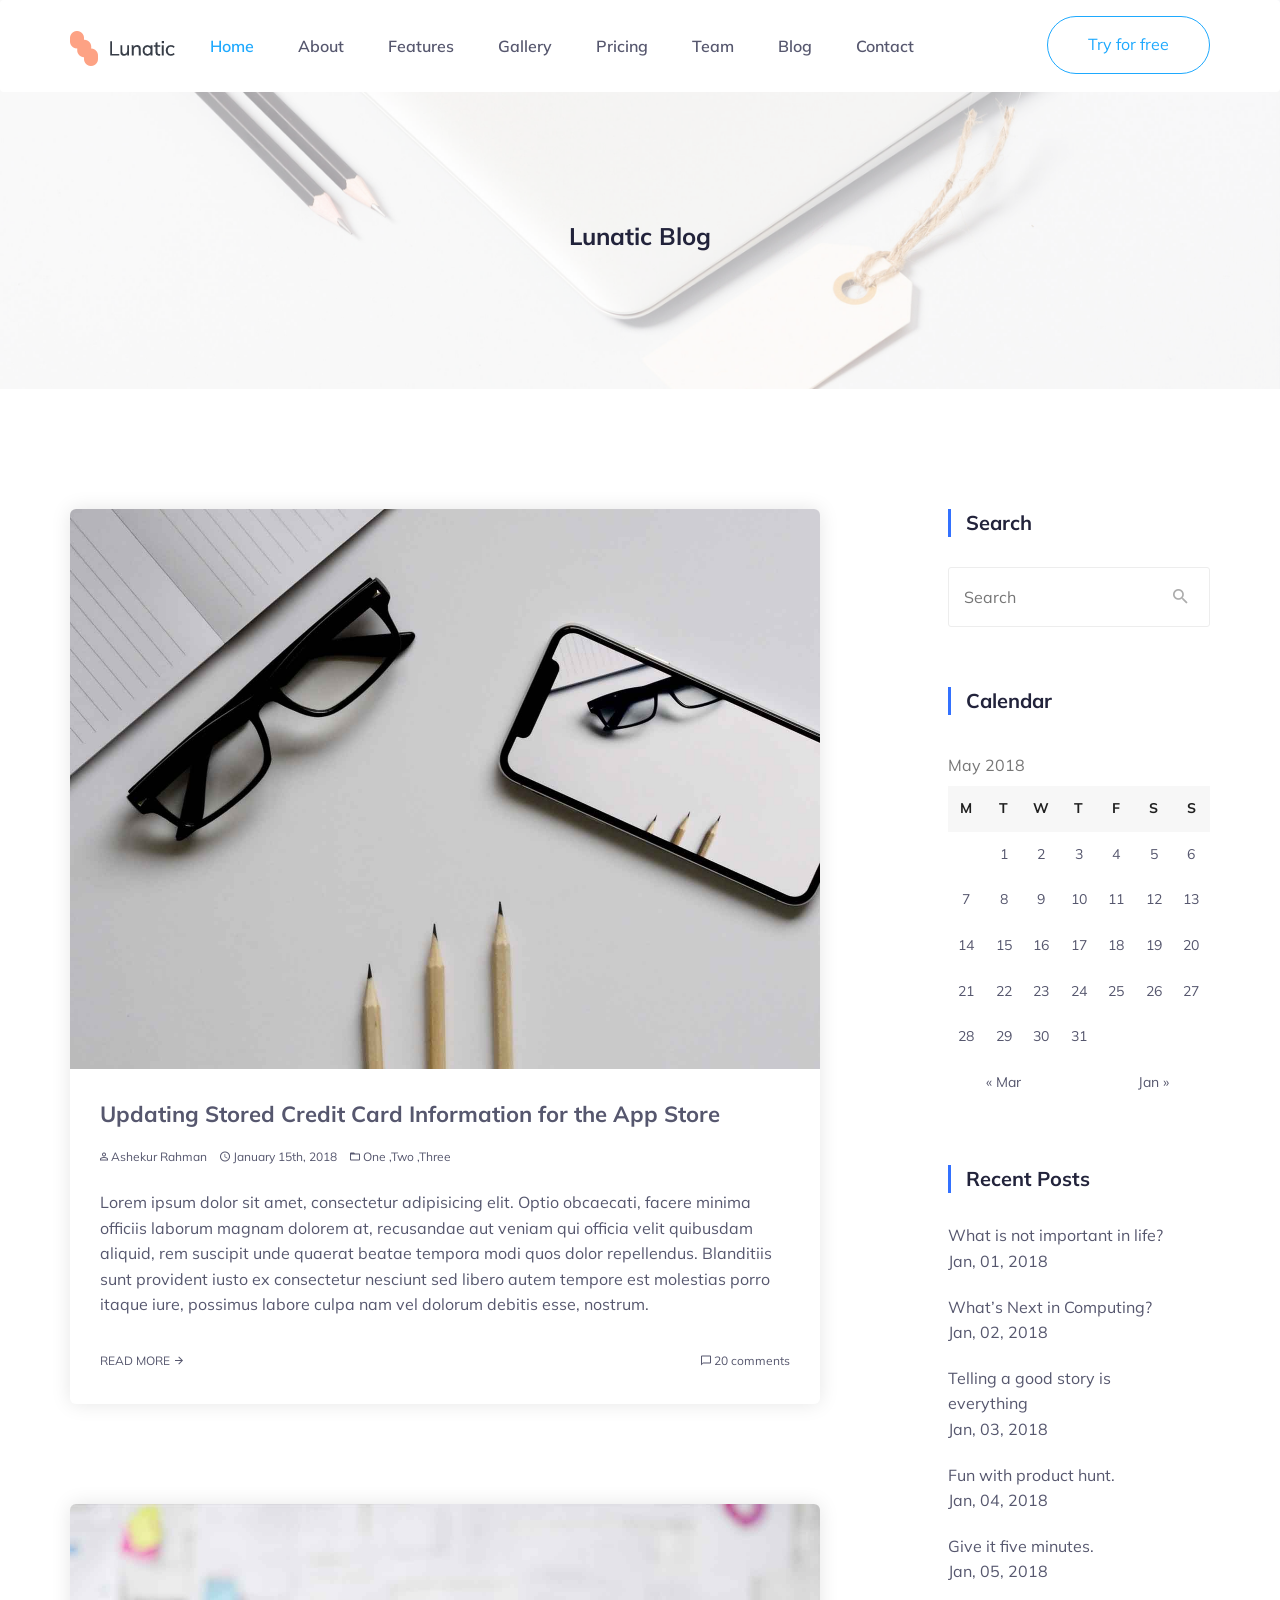
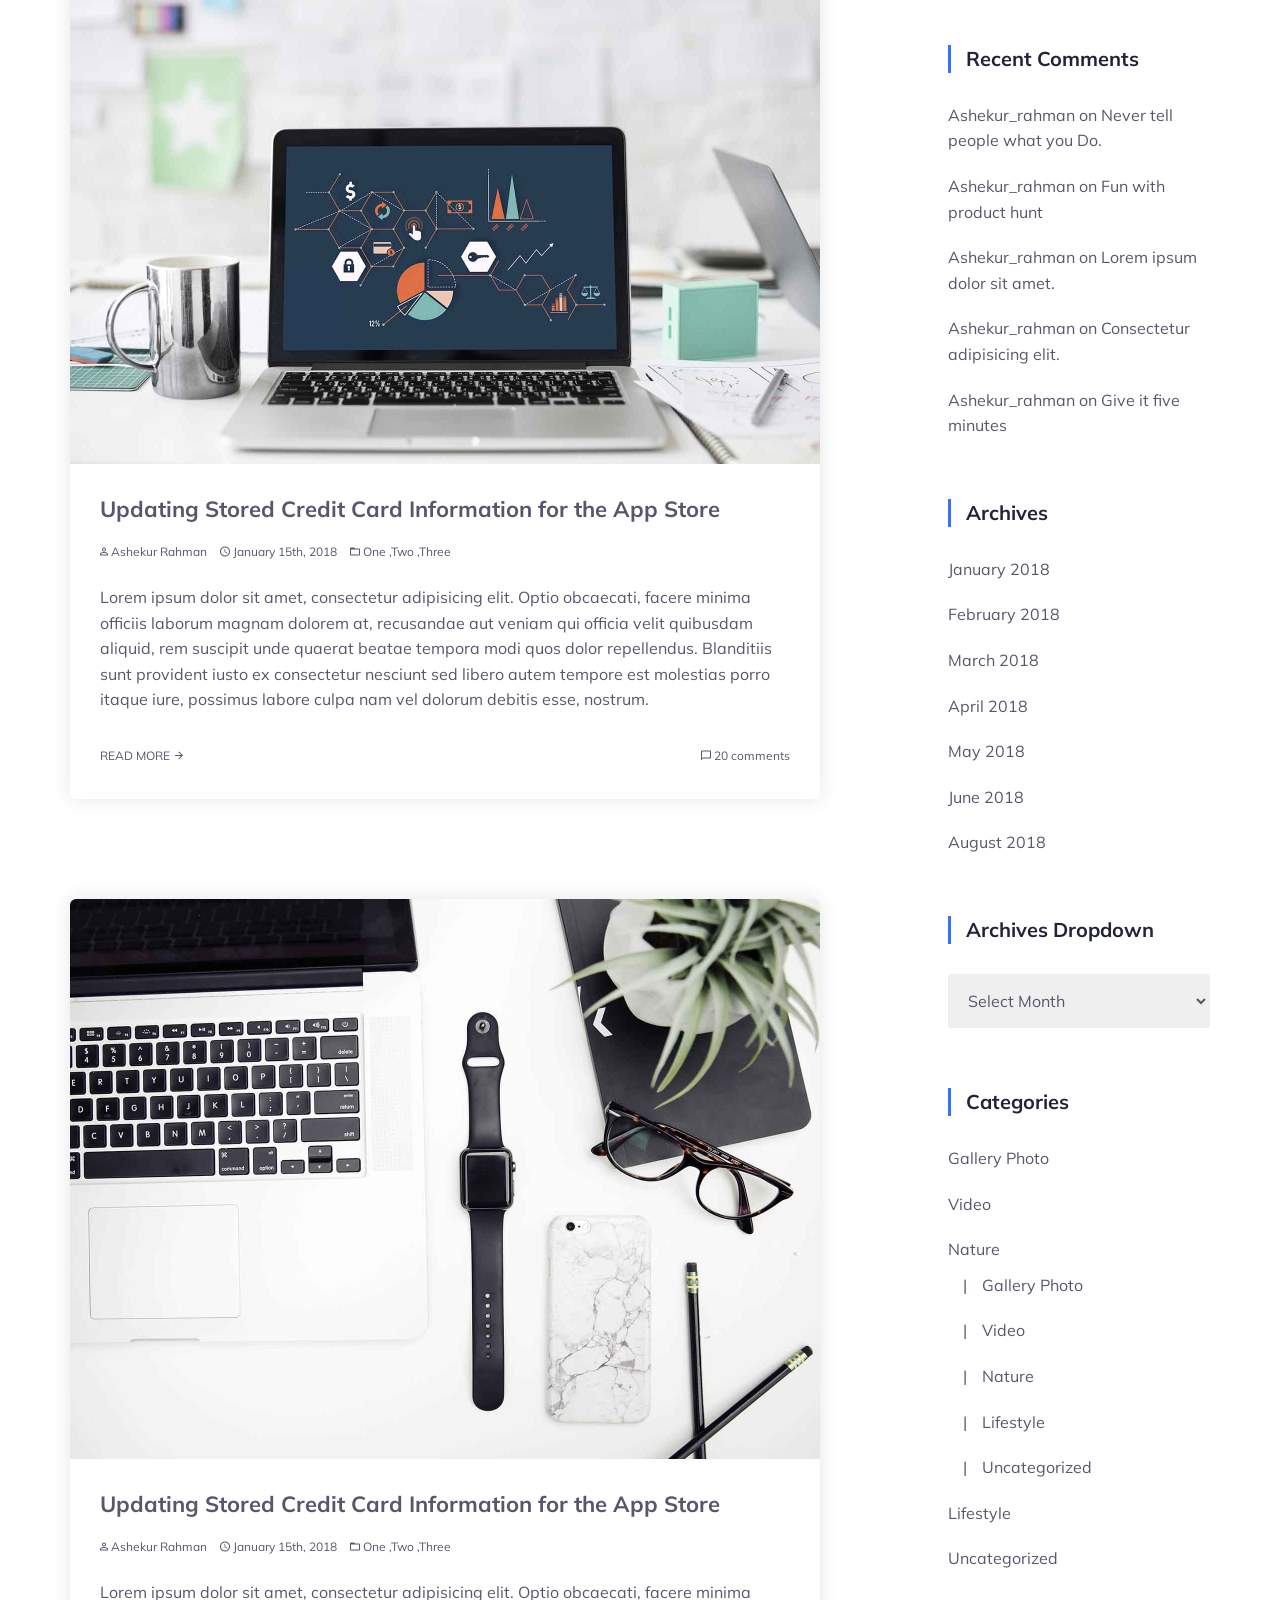
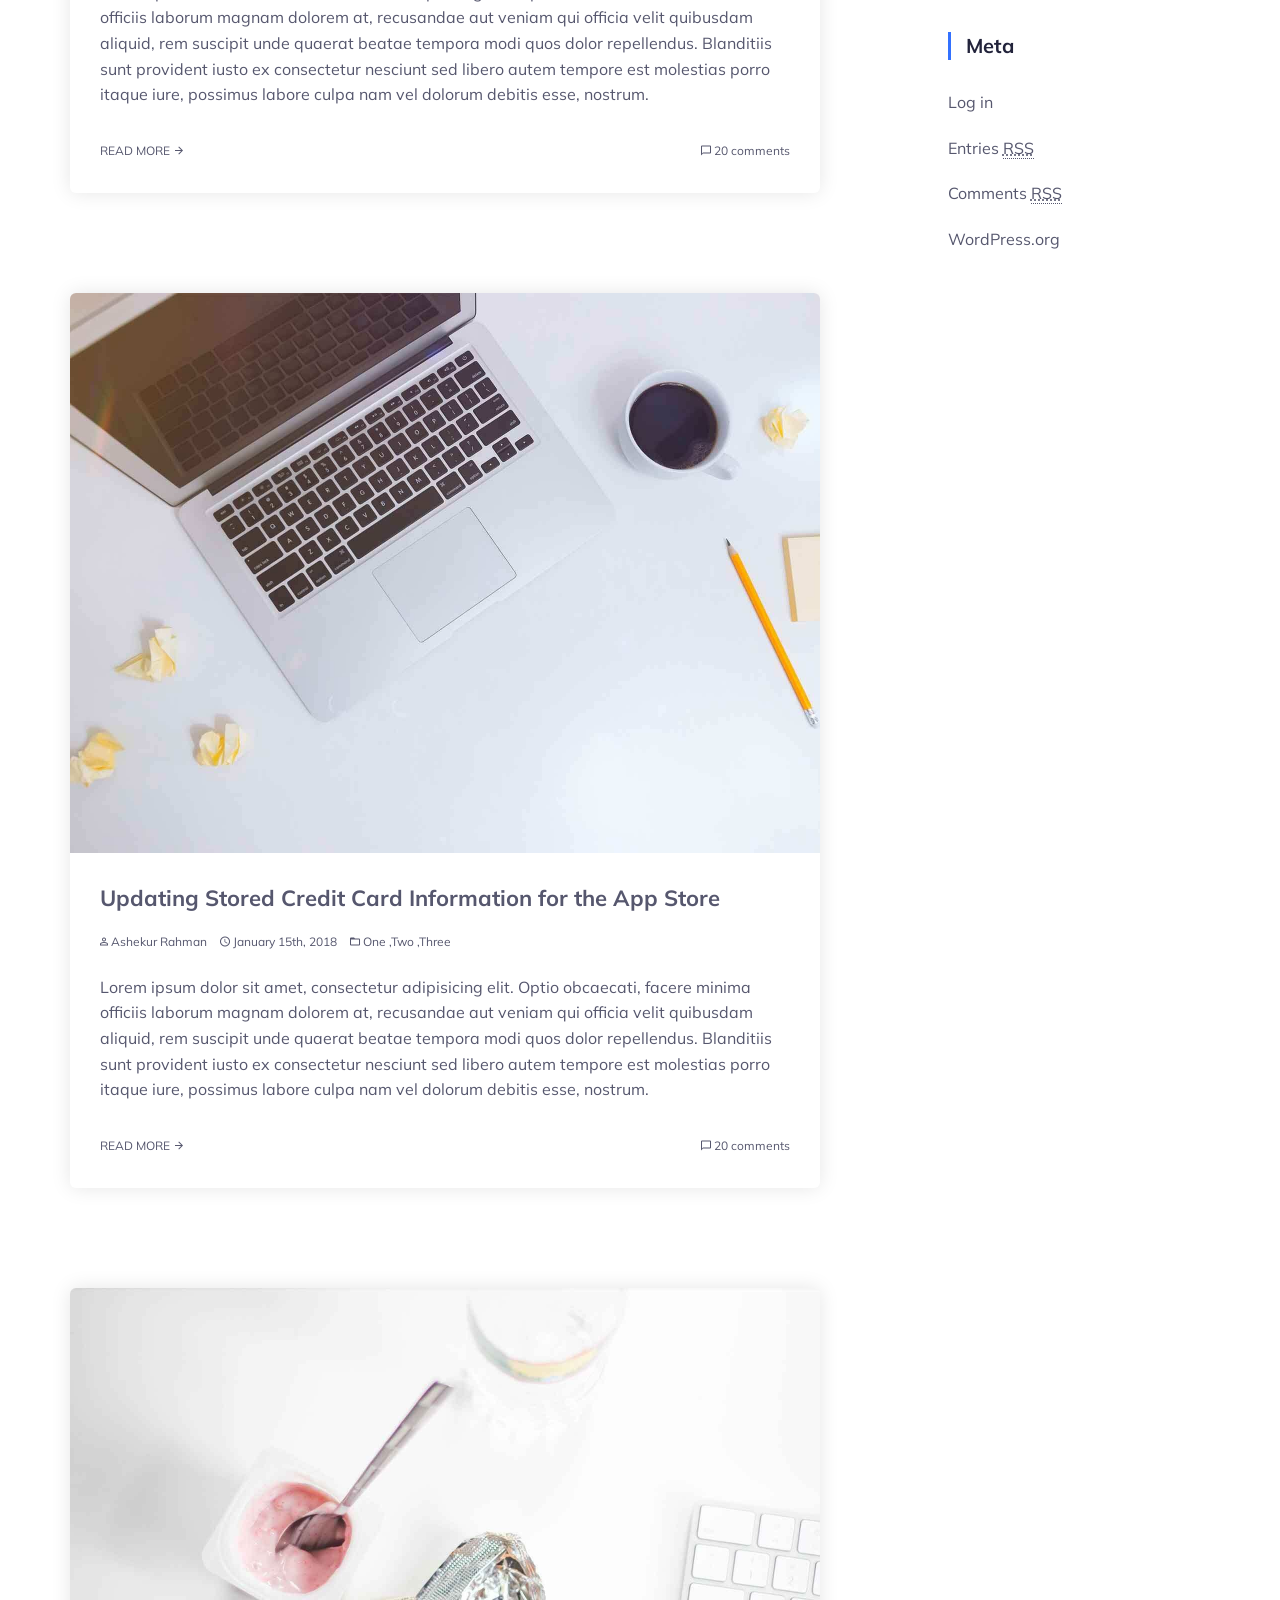
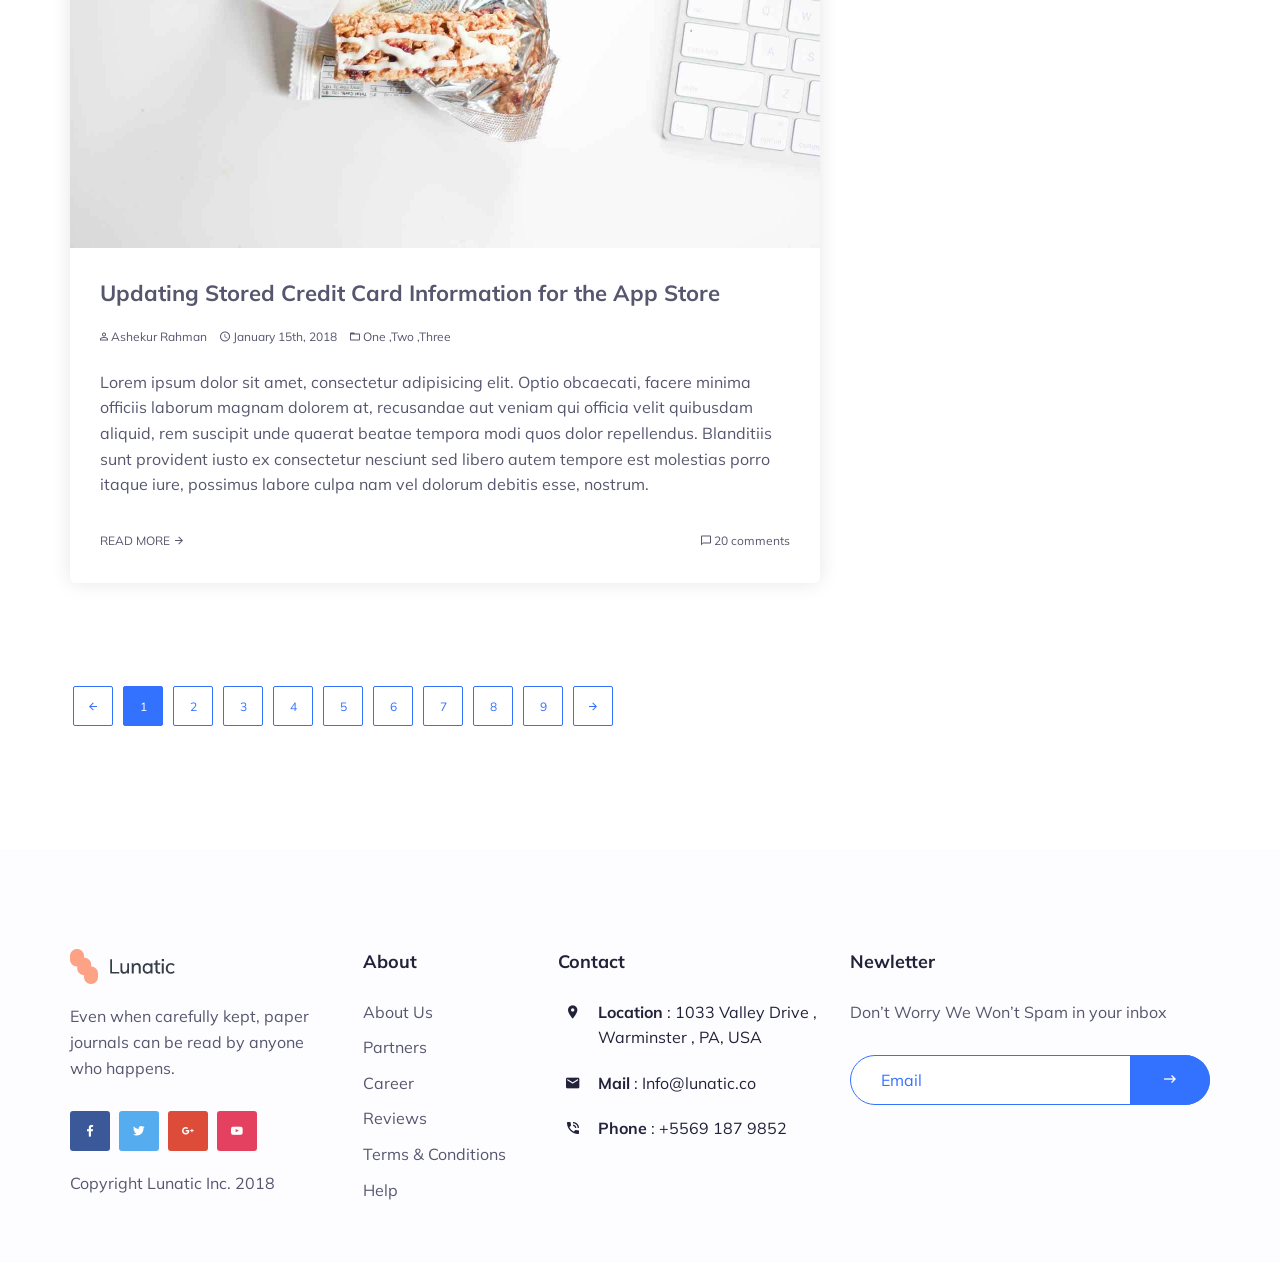
<file: static/blog/blog.html>
<!doctype html>
<html class="no-js" lang="zxx">

<head>
    <meta charset="utf-8">
    <meta name="author" content="Ashekur Rahman">
    <meta name="description" content="">
    <meta name="keywords" content="HTML,CSS,XML,JavaScript">
    <meta http-equiv="x-ua-compatible" content="ie=edge">
    <meta name="viewport" content="width=device-width, initial-scale=1.0">
    <!-- Title -->
    <title>Lunatic Apps Landing Page</title>
    <!-- Place favicon.ico in the root directory -->
    <link rel="apple-touch-icon" href="images/apple-touch-icon.png">
    <link rel="shortcut icon" type="image/ico" href="images/favicon.ico" />
    <!-- Plugin-CSS -->
    <link rel="stylesheet" href="css/bootstrap.min.css">
    <link rel="stylesheet" href="css/material-design-iconic-font.min.css">
    <link rel="stylesheet" href="css/animate.css">
    <!-- Main-Stylesheets -->
    <link rel="stylesheet" href="css/normalize.css">
    <link rel="stylesheet" href="style.css">
    <link rel="stylesheet" href="css/responsive.css">
    <script src="js/vendor/modernizr-2.8.3.min.js"></script>
    <!--[if lt IE 9]>
        <script src="//oss.maxcdn.com/html5shiv/3.7.2/html5shiv.min.js"></script>
        <script src="//oss.maxcdn.com/respond/1.4.2/respond.min.js"></script>
    <![endif]-->
</head>

<body data-spy="scroll" data-target=".mainmenu-area">
    <!-- Preloader-content -->
    <div class="preloade">
        <span><i class="zmdi zmdi-compass"></i></span>
    </div>
    <!-- Main-Menu-Area -->
    <nav class="navbar mainmenu-area transparent" data-spy="affix" data-offset-top="200">
        <div class="container">
            <div class="navbar-header">
                <button type="button" class="navbar-toggle" data-toggle="collapse" data-target="#mainmenu">
                    <span class="icon-bar"></span>
                    <span class="icon-bar"></span>
                    <span class="icon-bar"></span>
                </button>
                <a class="navbar-brand" href="#"><img src="images/logo.png" alt=""></a>
            </div>
            <div class="collapse navbar-collapse" id="mainmenu">
                <div class="navbar-header navbar-right">
                    <a href="#" class="navbar-bttn">Try for free</a>
                </div>
                <ul class="nav navbar-nav navbar-left">
                    <li class="active"><a href="../index.html#home-page">Home</a></li>
                    <li><a href="../index.html#about-page">About</a></li>
                    <li><a href="../index.html#feature-page">Features</a></li>
                    <li><a href="../index.html#gallery-page">Gallery</a></li>
                    <li><a href="../index.html#price-page">Pricing</a></li>
                    <li><a href="../index.html#team-page">Team</a></li>
                    <li><a href="../index.html#blog-page">Blog</a></li>
                    <li><a href="../index.html#contact-page">Contact</a></li>
                </ul>

            </div>
        </div>
    </nav>
    <!-- Main-Menu-Area / -->

    <header class="site-header">
        <div class="container">
            <div class="row">
                <div class="col-xs-12 text-center">
                    <h3 class="headline">Lunatic Blog</h3>
                </div>
            </div>
        </div>
    </header>

    <section class="section-padding">
        <div class="container">
            <div class="row">
                <div class="col-xs-12 col-sm-8">
                    <article class="single-blog">
                        <figure class="blog-photo">
                            <img src="images/post-1.jpg" alt="">
                        </figure>
                        <div class="blog-content">
                            <header>
                                <h5 class="title"><a href="single.html">Updating Stored Credit Card Information for the App Store</a></h5>
                                <ul class="blog-meta">
                                    <li><i class="zmdi zmdi-account-o"></i> Ashekur Rahman</li>
                                    <li><i class="zmdi zmdi-time"></i> January 15th, 2018</li>
                                    <li><i class="zmdi zmdi-folder-outline"></i> <a href="#">One ,</a><a href="#">Two ,</a><a href="#">Three</a></li>
                                </ul>
                            </header>
                            <div class="space-20"></div>
                            <p>Lorem ipsum dolor sit amet, consectetur adipisicing elit. Optio obcaecati, facere minima officiis laborum magnam dolorem at, recusandae aut veniam qui officia velit quibusdam aliquid, rem suscipit unde quaerat beatae tempora modi quos dolor repellendus. Blanditiis sunt provident iusto ex consectetur nesciunt sed libero autem tempore est molestias porro itaque iure, possimus labore culpa nam vel dolorum debitis esse, nostrum.</p>
                            <div class="space-20"></div>
                            <footer class="blog-footer">
                                <a href="#" class="read-more">Read More</a>
                                <div class="pull-right">
                                    <i class="zmdi zmdi-comment-outline"></i> 20 comments
                                </div>
                            </footer>
                        </div>
                    </article>
                    <article class="single-blog">
                        <figure class="blog-photo">
                            <img src="images/post-2.jpg" alt="">
                        </figure>
                        <div class="blog-content">
                            <header>
                                <h5 class="title"><a href="single.html">Updating Stored Credit Card Information for the App Store</a></h5>
                                <ul class="blog-meta">
                                    <li><i class="zmdi zmdi-account-o"></i> Ashekur Rahman</li>
                                    <li><i class="zmdi zmdi-time"></i> January 15th, 2018</li>
                                    <li><i class="zmdi zmdi-folder-outline"></i> <a href="#">One ,</a><a href="#">Two ,</a><a href="#">Three</a></li>
                                </ul>
                            </header>
                            <div class="space-20"></div>
                            <p>Lorem ipsum dolor sit amet, consectetur adipisicing elit. Optio obcaecati, facere minima officiis laborum magnam dolorem at, recusandae aut veniam qui officia velit quibusdam aliquid, rem suscipit unde quaerat beatae tempora modi quos dolor repellendus. Blanditiis sunt provident iusto ex consectetur nesciunt sed libero autem tempore est molestias porro itaque iure, possimus labore culpa nam vel dolorum debitis esse, nostrum.</p>
                            <div class="space-20"></div>
                            <footer class="blog-footer">
                                <a href="#" class="read-more">Read More</a>
                                <div class="pull-right">
                                    <i class="zmdi zmdi-comment-outline"></i> 20 comments
                                </div>
                            </footer>
                        </div>
                    </article>
                    <article class="single-blog">
                        <figure class="blog-photo">
                            <img src="images/post-3.jpg" alt="">
                        </figure>
                        <div class="blog-content">
                            <header>
                                <h5 class="title"><a href="single.html">Updating Stored Credit Card Information for the App Store</a></h5>
                                <ul class="blog-meta">
                                    <li><i class="zmdi zmdi-account-o"></i> Ashekur Rahman</li>
                                    <li><i class="zmdi zmdi-time"></i> January 15th, 2018</li>
                                    <li><i class="zmdi zmdi-folder-outline"></i> <a href="#">One ,</a><a href="#">Two ,</a><a href="#">Three</a></li>
                                </ul>
                            </header>
                            <div class="space-20"></div>
                            <p>Lorem ipsum dolor sit amet, consectetur adipisicing elit. Optio obcaecati, facere minima officiis laborum magnam dolorem at, recusandae aut veniam qui officia velit quibusdam aliquid, rem suscipit unde quaerat beatae tempora modi quos dolor repellendus. Blanditiis sunt provident iusto ex consectetur nesciunt sed libero autem tempore est molestias porro itaque iure, possimus labore culpa nam vel dolorum debitis esse, nostrum.</p>
                            <div class="space-20"></div>
                            <footer class="blog-footer">
                                <a href="#" class="read-more">Read More</a>
                                <div class="pull-right">
                                    <i class="zmdi zmdi-comment-outline"></i> 20 comments
                                </div>
                            </footer>
                        </div>
                    </article>
                    <article class="single-blog">
                        <figure class="blog-photo">
                            <img src="images/post-4.jpg" alt="">
                        </figure>
                        <div class="blog-content">
                            <header>
                                <h5 class="title"><a href="single.html">Updating Stored Credit Card Information for the App Store</a></h5>
                                <ul class="blog-meta">
                                    <li><i class="zmdi zmdi-account-o"></i> Ashekur Rahman</li>
                                    <li><i class="zmdi zmdi-time"></i> January 15th, 2018</li>
                                    <li><i class="zmdi zmdi-folder-outline"></i> <a href="#">One ,</a><a href="#">Two ,</a><a href="#">Three</a></li>
                                </ul>
                            </header>
                            <div class="space-20"></div>
                            <p>Lorem ipsum dolor sit amet, consectetur adipisicing elit. Optio obcaecati, facere minima officiis laborum magnam dolorem at, recusandae aut veniam qui officia velit quibusdam aliquid, rem suscipit unde quaerat beatae tempora modi quos dolor repellendus. Blanditiis sunt provident iusto ex consectetur nesciunt sed libero autem tempore est molestias porro itaque iure, possimus labore culpa nam vel dolorum debitis esse, nostrum.</p>
                            <div class="space-20"></div>
                            <footer class="blog-footer">
                                <a href="#" class="read-more">Read More</a>
                                <div class="pull-right">
                                    <i class="zmdi zmdi-comment-outline"></i> 20 comments
                                </div>
                            </footer>
                        </div>
                    </article>
                    <article class="single-blog">
                        <figure class="blog-photo">
                            <img src="images/post-5.jpg" alt="">
                        </figure>
                        <div class="blog-content">
                            <header>
                                <h5 class="title"><a href="single.html">Updating Stored Credit Card Information for the App Store</a></h5>
                                <ul class="blog-meta">
                                    <li><i class="zmdi zmdi-account-o"></i> Ashekur Rahman</li>
                                    <li><i class="zmdi zmdi-time"></i> January 15th, 2018</li>
                                    <li><i class="zmdi zmdi-folder-outline"></i> <a href="#">One ,</a><a href="#">Two ,</a><a href="#">Three</a></li>
                                </ul>
                            </header>
                            <div class="space-20"></div>
                            <p>Lorem ipsum dolor sit amet, consectetur adipisicing elit. Optio obcaecati, facere minima officiis laborum magnam dolorem at, recusandae aut veniam qui officia velit quibusdam aliquid, rem suscipit unde quaerat beatae tempora modi quos dolor repellendus. Blanditiis sunt provident iusto ex consectetur nesciunt sed libero autem tempore est molestias porro itaque iure, possimus labore culpa nam vel dolorum debitis esse, nostrum.</p>
                            <div class="space-20"></div>
                            <footer class="blog-footer">
                                <a href="#" class="read-more">Read More</a>
                                <div class="pull-right">
                                    <i class="zmdi zmdi-comment-outline"></i> 20 comments
                                </div>
                            </footer>
                        </div>
                    </article>
                    <div class="nav-links">
                        <a href="#" class="page-numbers"><i class="zmdi zmdi-arrow-left"></i></a>
                        <span class="page-numbers current">1</span>
                        <a href="#" class="page-numbers">2</a>
                        <a href="#" class="page-numbers">3</a>
                        <a href="#" class="page-numbers">4</a>
                        <a href="#" class="page-numbers">5</a>
                        <a href="#" class="page-numbers">6</a>
                        <a href="#" class="page-numbers">7</a>
                        <a href="#" class="page-numbers">8</a>
                        <a href="#" class="page-numbers">9</a>
                        <a href="#" class="page-numbers"><i class="zmdi zmdi-arrow-right"></i></a>
                    </div>
                </div>
                <div class="col-xs-12 col-sm-4 col-md-3 col-md-offset-1">
                    <aside class="sidebar">
                        <div class="widget">
                            <h5 class="widget-title">Search</h5>
                            <form action="" class="searchform">
                                <div class="search-box">
                                    <input type="search" name="s" class="search" id="search" placeholder="Search" value="">
                                    <button type="submit" class="search-bttn"><i class="zmdi zmdi-search"></i></button>
                                </div>
                            </form>
                        </div>
                        <div class="widget widget_calendar">
                            <h5 class="widget-title">Calendar</h5>
                            <div id="calendar_wrap" class="calendar_wrap">
                                <table id="wp-calendar">
                                    <caption>May 2018</caption>
                                    <thead>
                                        <tr>
                                            <th scope="col" title="Monday">M</th>
                                            <th scope="col" title="Tuesday">T</th>
                                            <th scope="col" title="Wednesday">W</th>
                                            <th scope="col" title="Thursday">T</th>
                                            <th scope="col" title="Friday">F</th>
                                            <th scope="col" title="Saturday">S</th>
                                            <th scope="col" title="Sunday">S</th>
                                        </tr>
                                    </thead>
                                    <tfoot>
                                        <tr>
                                            <td colspan="3" id="prev"><a href="#">« Mar</a></td>
                                            <td class="pad">&nbsp;</td>
                                            <td colspan="3" id="next"><a href="#">Jan »</a></td>
                                        </tr>
                                    </tfoot>
                                    <tbody>
                                        <tr>
                                            <td colspan="1" class="pad">&nbsp;</td>
                                            <td>1</td>
                                            <td id="today">2</td>
                                            <td>3</td>
                                            <td>4</td>
                                            <td>5</td>
                                            <td>6</td>
                                        </tr>
                                        <tr>
                                            <td>7</td>
                                            <td>8</td>
                                            <td>9</td>
                                            <td>10</td>
                                            <td>11</td>
                                            <td>12</td>
                                            <td>13</td>
                                        </tr>
                                        <tr>
                                            <td>14</td>
                                            <td>15</td>
                                            <td>16</td>
                                            <td>17</td>
                                            <td>18</td>
                                            <td>19</td>
                                            <td>20</td>
                                        </tr>
                                        <tr>
                                            <td>21</td>
                                            <td>22</td>
                                            <td>23</td>
                                            <td>24</td>
                                            <td>25</td>
                                            <td>26</td>
                                            <td>27</td>
                                        </tr>
                                        <tr>
                                            <td>28</td>
                                            <td>29</td>
                                            <td>30</td>
                                            <td>31</td>
                                            <td class="pad" colspan="3">&nbsp;</td>
                                        </tr>
                                    </tbody>
                                </table>
                            </div>
                        </div>
                        <div class="widget widget_recent_entries">
                            <h5 class="widget-title">Recent Posts</h5>
                            <ul>
                                <li>
                                    <a href="#">What is not important in life?</a>
                                    <span>Jan, 01, 2018</span>
                                </li>
                                <li>
                                    <a href="#">What’s Next in Computing?</a>
                                    <span>Jan, 02, 2018</span>
                                </li>
                                <li>
                                    <a href="#">Telling a good story is everything</a>
                                    <span>Jan, 03, 2018</span>
                                </li>
                                <li>
                                    <a href="#">Fun with product hunt.</a>
                                    <span>Jan, 04, 2018</span>
                                </li>
                                <li>
                                    <a href="#">Give it five minutes.</a>
                                    <span>Jan, 05, 2018</span>
                                </li>
                            </ul>
                        </div>
                        <div class="widget widget_recent_comments">
                            <h5 class="widget-title">Recent Comments</h5>
                            <ul>
                                <li><span class="comment-author-link">Ashekur_rahman</span> on <a href="#">Never tell people what you Do.</a></li>
                                <li><span class="comment-author-link">Ashekur_rahman</span> on <a href="#">Fun with product hunt</a></li>
                                <li><span class="comment-author-link">Ashekur_rahman</span> on <a href="#">Lorem ipsum dolor sit amet.</a></li>
                                <li><span class="comment-author-link">Ashekur_rahman</span> on <a href="#">Consectetur adipisicing elit.</a></li>
                                <li><span class="comment-author-link">Ashekur_rahman</span> on <a href="#">Give it five minutes</a></li>
                            </ul>
                        </div>
                        <div class="widget widget_archive">
                            <h5 class="widget-title">Archives</h5>
                            <ul>
                                <li><a href="#">January 2018</a></li>
                                <li><a href="#">February 2018</a></li>
                                <li><a href="#">March 2018</a></li>
                                <li><a href="#">April 2018</a></li>
                                <li><a href="#">May 2018</a></li>
                                <li><a href="#">June 2018</a></li>
                                <li><a href="#">August 2018</a></li>
                            </ul>
                        </div>
                        <div class="widget widget_archive">
                            <h5 class="widget-title">Archives Dropdown</h5>
                            <select name="archive-dropdown">
                                    <option value="">Select Month</option>
                                    <option value=""> January 2050 &nbsp;(1)</option>
                                    <option value=""> March 2018 &nbsp;(1)</option>
                                    <option value=""> February 2018 &nbsp;(6)</option>
                                    <option value=""> March 2013 &nbsp;(7)</option>
                                    <option value=""> January 2013 &nbsp;(19)</option>
                                    <option value=""> December 2012 &nbsp;(12)</option>
                                    <option value=""> November 2012 &nbsp;(2)</option>
                                    <option value=""> March 2012 &nbsp;(5)</option>
                                    <option value=""> January 2012 &nbsp;(6)</option>
                                    <option value=""> March 2011 &nbsp;(1)</option>
                                    <option value=""> October 2010 &nbsp;(1)</option>
                                    <option value=""> September 2010 &nbsp;(2)</option>
                                    <option value=""> August 2010 &nbsp;(3)</option>
                                    <option value=""> July 2010 &nbsp;(1)</option>
                                    <option value=""> June 2010 &nbsp;(3)</option>
                                    <option value=""> May 2010 &nbsp;(1)</option>
                                    <option value=""> April 2010 &nbsp;(1)</option>
                                    <option value=""> March 2010 &nbsp;(1)</option>
                                    <option value=""> February 2010 &nbsp;(1)</option>
                                    <option value=""> January 2010 &nbsp;(1)</option>
                                    <option value=""> October 2009 &nbsp;(1)</option>
                                    <option value=""> September 2009 &nbsp;(1)</option>
                                    <option value=""> August 2009 &nbsp;(1)</option>
                                    <option value=""> July 2009 &nbsp;(1)</option>
                                    <option value=""> June 2009 &nbsp;(1)</option>
                                    <option value=""> May 2009 &nbsp;(1)</option>
                                </select>
                        </div>
                        <div class="widget widget_categories">
                            <h5 class="widget-title">Categories</h5>
                            <ul>
                                <li><a href="#">Gallery Photo</a></li>
                                <li><a href="#">Video</a></li>
                                <li><a href="#">Nature</a>
                                    <ul>
                                        <li><a href="#">Gallery Photo</a></li>
                                        <li><a href="#">Video</a></li>
                                        <li><a href="#">Nature</a></li>
                                        <li><a href="#">Lifestyle</a></li>
                                        <li><a href="#">Uncategorized</a></li>
                                    </ul>
                                </li>
                                <li><a href="#">Lifestyle</a></li>
                                <li><a href="#">Uncategorized</a></li>
                            </ul>
                        </div>
                        <div class="widget">
                            <h5 class="widget-title">Meta</h5>
                            <ul>
                                <li><a href="">Log in</a></li>
                                <li><a href="">Entries <abbr title="Really Simple Syndication">RSS</abbr></a></li>
                                <li><a href="">Comments <abbr title="Really Simple Syndication">RSS</abbr></a></li>
                                <li><a href="">WordPress.org</a></li>
                            </ul>
                        </div>
                    </aside>
                </div>
            </div>
        </div>
    </section>

    <!-- Footer-Area -->
    <footer class="footer-area">
        <div class="container">
            <div class="row">
                <div class="col-xs-12 col-sm-3">
                    <img src="images/logo.png" alt="">
                    <div class="space-20"></div>
                    <p>Even when carefully kept, paper journals can be read by anyone who happens.</p>
                    <div class="space-20"></div>
                    <ul class="social-menu">
                        <li><a href="#"><i class="zmdi zmdi-facebook"></i></a></li>
                        <li><a href="#"><i class="zmdi zmdi-twitter"></i></a></li>
                        <li><a href="#"><i class="zmdi zmdi-google-plus"></i></a></li>
                        <li><a href="#"><i class="zmdi zmdi-youtube-play"></i></a></li>
                    </ul>
                    <div class="space-20"></div>
                    <p>Copyright Lunatic Inc. 2018</p>
                    <div class="space-50"></div>
                </div>
                <div class="col-xs-12 col-sm-2">
                    <h4>About</h4>
                    <div class="space-10"></div>
                    <ul class="list">
                        <li><a href="#">About Us</a></li>
                        <li><a href="#">Partners</a></li>
                        <li><a href="#">Career</a></li>
                        <li><a href="#">Reviews</a></li>
                        <li><a href="#">Terms &amp; Conditions</a></li>
                        <li><a href="#">Help</a></li>
                    </ul>
                    <div class="space-50"></div>
                </div>
                <div class="col-xs-12 col-sm-3">
                    <h4>Contact</h4>
                    <div class="space-10"></div>
                    <ul class="icon-list">
                        <li>
                            <div class="icon">
                                <i class="zmdi zmdi-pin zmdi-hc-fw"></i>
                            </div>
                            <strong>Location</strong> : 1033 Valley Drive , Warminster , PA, USA
                        </li>
                        <li>
                            <div class="icon">
                                <i class="zmdi zmdi-email"></i>
                            </div>
                            <strong>Mail</strong> : Info@lunatic.co
                        </li>
                        <li>
                            <div class="icon">
                                <i class="zmdi zmdi-phone-in-talk"></i>
                            </div>
                            <strong>Phone</strong> : +5569 187 9852
                        </li>
                    </ul>
                    <div class="space-50"></div>
                </div>
                <div class="col-xs-12 col-sm-4">
                    <h4>Newletter</h4>
                    <div class="space-10"></div>
                    <p>Don’t Worry We Won’t Spam in your inbox</p>
                    <div class="space-20"></div>
                    <form id="mc-form" class="subscribe">
                        <input type="text" class="control" placeholder="Email" id="mc-email">
                        <button class="sub-button" type="submit"><i class="zmdi zmdi-long-arrow-right"></i></button>
                        <label class="mt10" for="mc-email"></label>
                    </form>
                    <div class="space-50"></div>
                </div>
            </div>
        </div>
    </footer>
    <!-- Footer-Area / -->
    <!--Vendor-JS-->
    <script src="js/vendor/jquery-1.12.4.min.js"></script>
    <script src="js/vendor/bootstrap.min.js"></script>
    <!--Plugin-JS-->
    <script src="js/owl.carousel.min.js"></script>
    <script src="js/scrollUp.min.js"></script>
    <!--Main-active-JS-->
    <script src="js/main.js"></script>
</body>

</html>
</file>
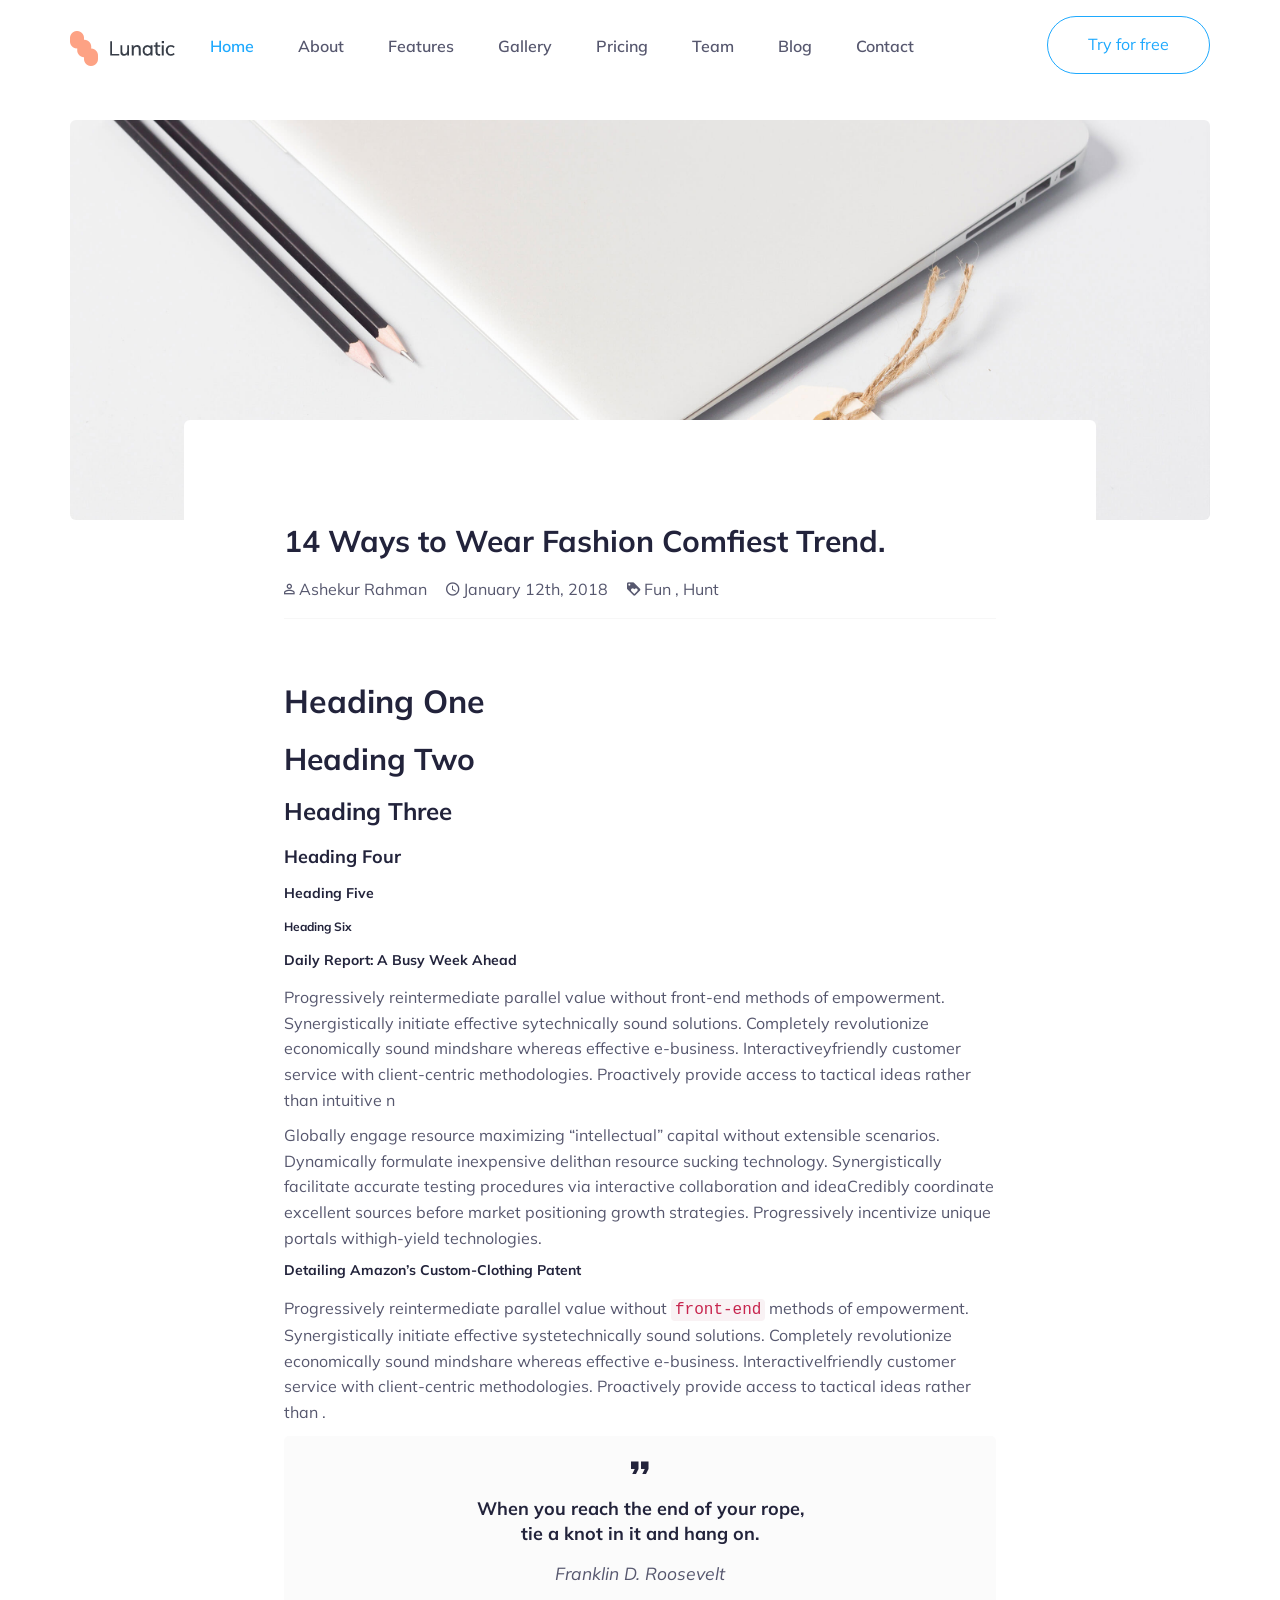
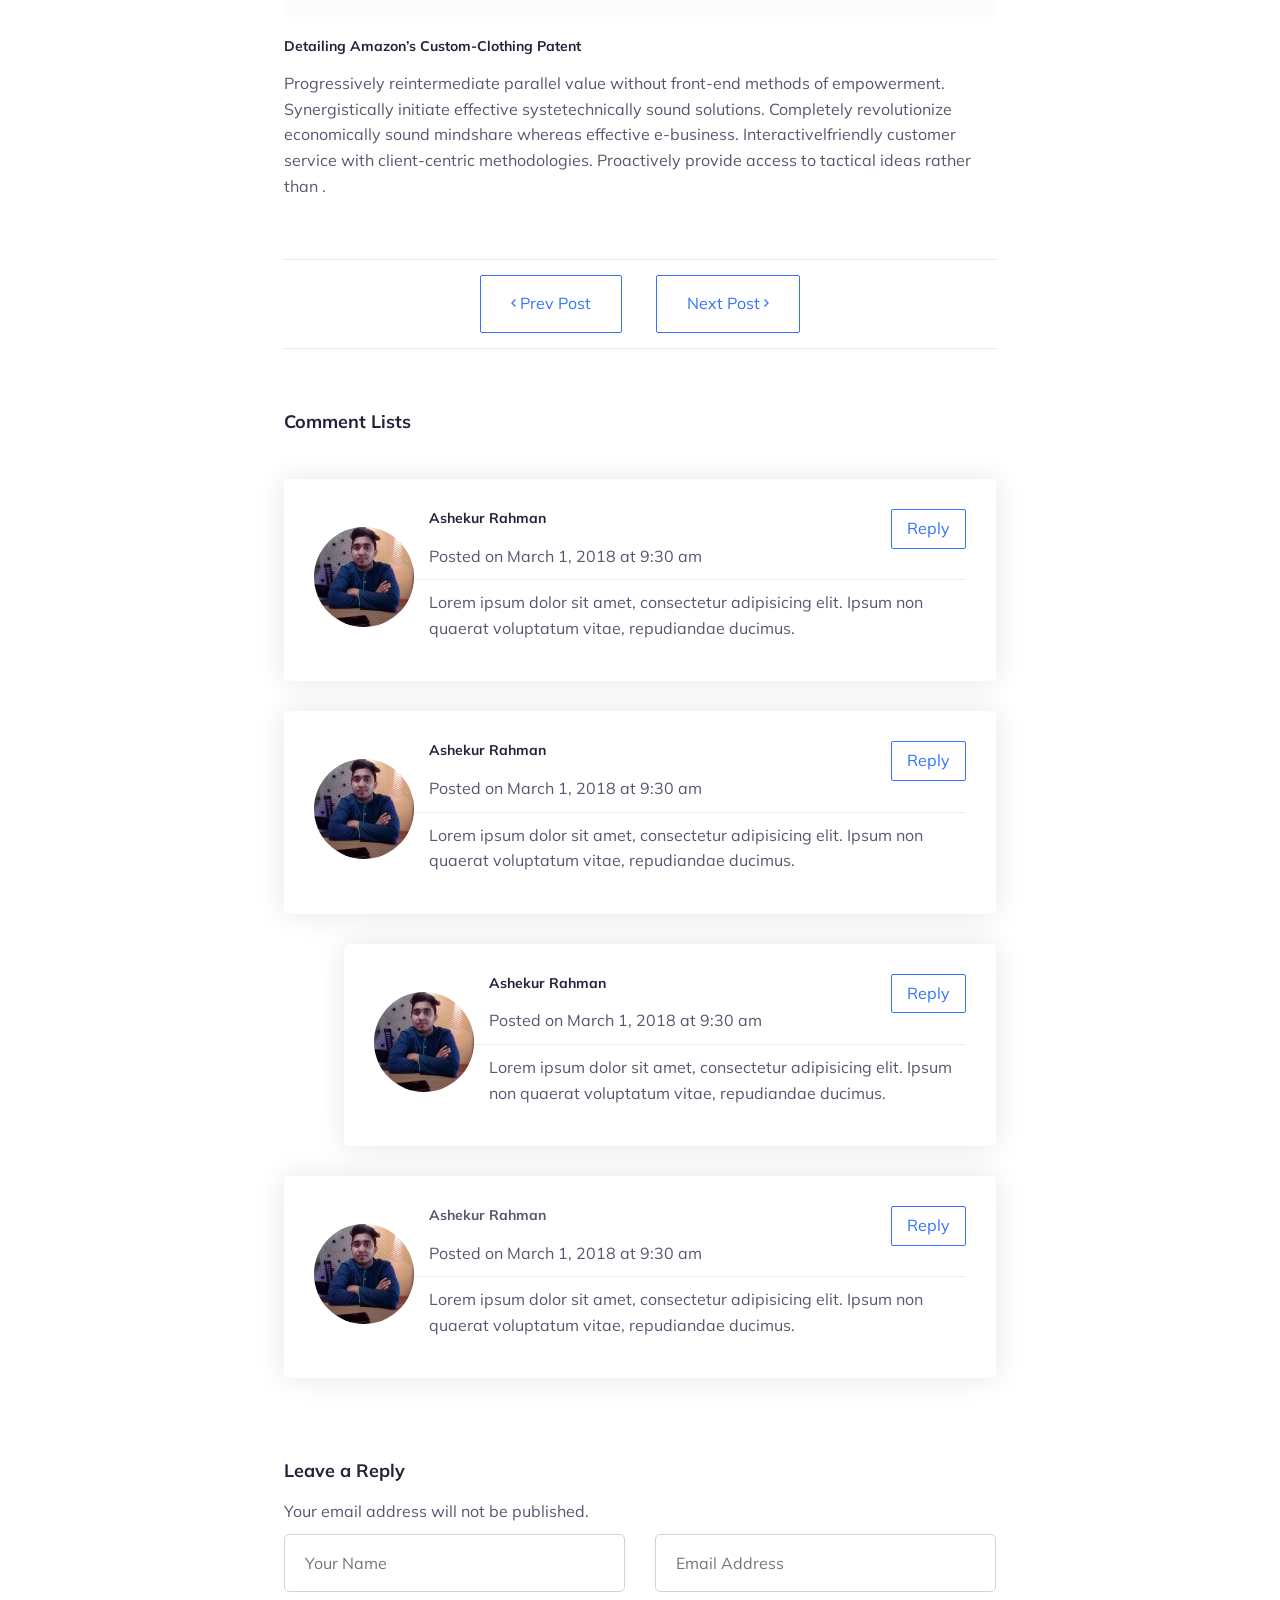
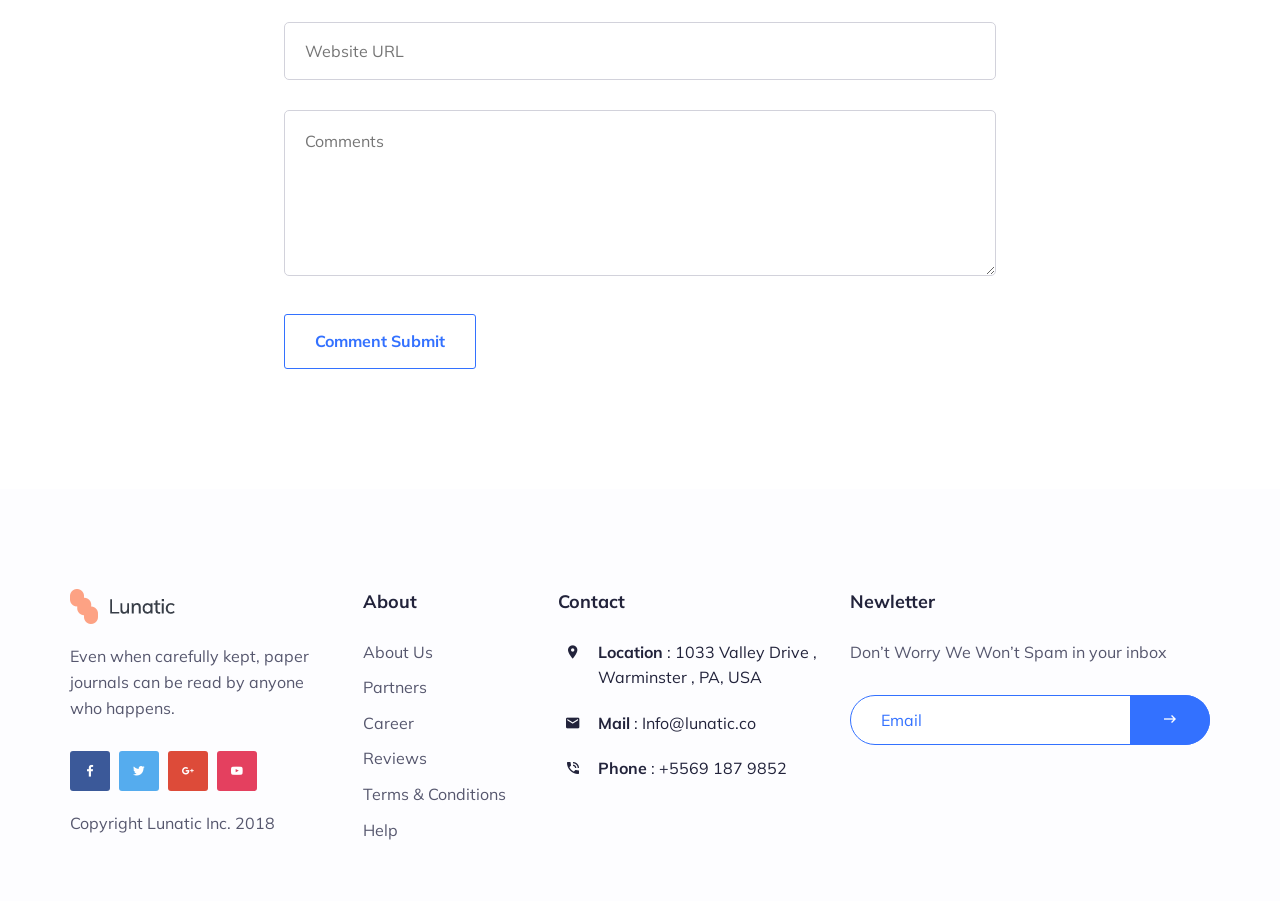
<file: static/blog/single.html>
<!doctype html>
<html class="no-js" lang="zxx">

<head>
    <meta charset="utf-8">
    <meta name="author" content="Ashekur Rahman">
    <meta name="description" content="">
    <meta name="keywords" content="HTML,CSS,XML,JavaScript">
    <meta http-equiv="x-ua-compatible" content="ie=edge">
    <meta name="viewport" content="width=device-width, initial-scale=1.0">
    <!-- Title -->
    <title>Lunatic Apps Landing Page</title>
    <!-- Place favicon.ico in the root directory -->
    <link rel="apple-touch-icon" href="images/apple-touch-icon.png">
    <link rel="shortcut icon" type="image/ico" href="images/favicon.ico" />
    <!-- Plugin-CSS -->
    <link rel="stylesheet" href="css/bootstrap.min.css">
    <link rel="stylesheet" href="css/material-design-iconic-font.min.css">
    <link rel="stylesheet" href="css/animate.css">
    <!-- Main-Stylesheets -->
    <link rel="stylesheet" href="css/normalize.css">
    <link rel="stylesheet" href="style.css">
    <link rel="stylesheet" href="css/responsive.css">
    <script src="js/vendor/modernizr-2.8.3.min.js"></script>
    <!--[if lt IE 9]>
        <script src="//oss.maxcdn.com/html5shiv/3.7.2/html5shiv.min.js"></script>
        <script src="//oss.maxcdn.com/respond/1.4.2/respond.min.js"></script>
    <![endif]-->
</head>

<body data-spy="scroll" data-target=".mainmenu-area">
    <!-- Preloader-content -->
    <div class="preloade">
        <span><i class="zmdi zmdi-compass"></i></span>
    </div>
    <!-- Main-Menu-Area -->
    <nav class="navbar mainmenu-area transparent" data-spy="affix" data-offset-top="200">
        <div class="container">
            <div class="navbar-header">
                <button type="button" class="navbar-toggle" data-toggle="collapse" data-target="#mainmenu">
                    <span class="icon-bar"></span>
                    <span class="icon-bar"></span>
                    <span class="icon-bar"></span>
                </button>
                <a class="navbar-brand" href="#"><img src="images/logo.png" alt=""></a>
            </div>
            <div class="collapse navbar-collapse" id="mainmenu">
                <div class="navbar-header navbar-right">
                    <a href="#" class="navbar-bttn">Try for free</a>
                </div>
                <ul class="nav navbar-nav navbar-left">
                    <li class="active"><a href="../index.html#home-page">Home</a></li>
                    <li><a href="../index.html#about-page">About</a></li>
                    <li><a href="../index.html#feature-page">Features</a></li>
                    <li><a href="../index.html#gallery-page">Gallery</a></li>
                    <li><a href="../index.html#price-page">Pricing</a></li>
                    <li><a href="../index.html#team-page">Team</a></li>
                    <li><a href="../index.html#blog-page">Blog</a></li>
                    <li><a href="../index.html#contact-page">Contact</a></li>
                </ul>

            </div>
        </div>
    </nav>
    <!-- Main-Menu-Area / -->

    <section class="section-padding">
        <div class="container">
            <div class="row">
                <div class="col-xs-12">
                    <article class="blog-details">
                        <figure class="blog-photo">
                            <img src="images/site-header.jpg" alt="">
                        </figure>
                        <div class="blog-content">
                            <div class="post-header">
                                <h2>14 Ways to Wear Fashion Comfiest Trend.</h2>
                                <ul class="info">
                                    <li><i class="zmdi zmdi-account-o"></i> Ashekur Rahman</li>
                                    <li><i class="zmdi zmdi-time"></i> January 12th, 2018</li>
                                    <li><i class="zmdi zmdi-label-heart"></i> <a href="" rel="tag">Fun</a> , <a href="" rel="tag">Hunt</a></li>
                                </ul>
                            </div>
                            <div class="blog-summary">
                                <h1>Heading One</h1>
                                <h2>Heading Two</h2>
                                <h3>Heading Three</h3>
                                <h4>Heading Four</h4>
                                <h5>Heading Five</h5>
                                <h6>Heading Six</h6>
                                <h5>Daily Report: A Busy Week Ahead</h5>
                                <p>Progressively reintermediate parallel value without front-end methods of empowerment. Synergistically initiate effective sytechnically sound solutions. Completely revolutionize economically sound mindshare whereas effective e-business. Interactiveyfriendly customer service with client-centric methodologies. Proactively provide access to tactical ideas rather than intuitive n</p>
                                <p>Globally engage resource maximizing <q>intellectual</q> capital without extensible scenarios. Dynamically formulate inexpensive delithan resource sucking technology. Synergistically facilitate accurate testing procedures via interactive collaboration and ideaCredibly coordinate excellent sources before market positioning growth strategies. Progressively incentivize unique portals withigh-yield technologies.</p>
                                <h5>Detailing Amazon’s Custom-Clothing Patent</h5>
                                <p>Progressively reintermediate parallel value without <code>front-end</code> methods of empowerment. Synergistically initiate effective systetechnically sound solutions. Completely revolutionize economically sound mindshare whereas effective e-business. Interactivelfriendly customer service with client-centric methodologies. Proactively provide access to tactical ideas rather than .</p>
                                <blockquote>
                                    <h4>When you reach the end of your rope, <br /> tie a knot in it and hang on.</h4>
                                    <cite>Franklin D. Roosevelt</cite>
                                </blockquote>
                                <h5>Detailing Amazon’s Custom-Clothing Patent</h5>
                                <p>Progressively reintermediate parallel value without front-end methods of empowerment. Synergistically initiate effective systetechnically sound solutions. Completely revolutionize economically sound mindshare whereas effective e-business. Interactivelfriendly customer service with client-centric methodologies. Proactively provide access to tactical ideas rather than .</p>
                            </div>
                            <div class="single-post-pagination">
                                <nav class="navigation post-navigation" role="navigation">
                                    <div class="nav-links">
                                        <div class="nav-previous">
                                            <a href="" rel="prev"><i class="zmdi zmdi-chevron-left"></i> Prev Post</a>
                                        </div>
                                        <div class="nav-next">
                                            <a href="" rel="next">Next Post <i class="zmdi zmdi-chevron-right"></i></a>
                                        </div>
                                    </div>
                                </nav>
                            </div>
                            <div class="comments-area">
                                <h4>Comment Lists</h4>
                                <ul class="comments-list">
                                    <li>
                                        <article class="comment comment-item">
                                            <figure class="comment-pic">
                                                <img alt="" src="images/avatar.jpeg" class="avatar" height="100" width="100">
                                            </figure>
                                            <div class="comment-text">
                                                <div class="comment-header">
                                                    <h5>Ashekur Rahman</h5>
                                                    <p class="comment-date">Posted on March 1, 2018 at 9:30 am </p>
                                                </div>
                                                <p>Lorem ipsum dolor sit amet, consectetur adipisicing elit. Ipsum non quaerat voluptatum vitae, repudiandae ducimus.</p>
                                                <a rel="nofollow" class="comment-reply-link" href="">Reply</a>
                                            </div>
                                        </article>
                                    </li>
                                    <li>
                                        <article class="comment comment-item">
                                            <figure class="comment-pic">
                                                <img alt="" src="images/avatar.jpeg" class="avatar" height="100" width="100">
                                            </figure>
                                            <div class="comment-text">
                                                <div class="comment-header">
                                                    <h5>Ashekur Rahman</h5>
                                                    <p class="comment-date">Posted on March 1, 2018 at 9:30 am </p>
                                                </div>
                                                <p>Lorem ipsum dolor sit amet, consectetur adipisicing elit. Ipsum non quaerat voluptatum vitae, repudiandae ducimus.</p>
                                                <a rel="nofollow" class="comment-reply-link" href="">Reply</a>
                                            </div>
                                        </article>
                                        <ul class="children">
                                            <li>
                                                <article class="comment comment-item">
                                                    <figure class="comment-pic">
                                                        <img alt="" src="images/avatar.jpeg" class="avatar" height="100" width="100">
                                                    </figure>
                                                    <div class="comment-text">
                                                        <div class="comment-header">
                                                            <h5>Ashekur Rahman</h5>
                                                            <p class="comment-date">Posted on March 1, 2018 at 9:30 am </p>
                                                        </div>
                                                        <p>Lorem ipsum dolor sit amet, consectetur adipisicing elit. Ipsum non quaerat voluptatum vitae, repudiandae ducimus.</p>
                                                        <a rel="nofollow" class="comment-reply-link" href="">Reply</a>
                                                    </div>
                                                </article>
                                            </li>
                                        </ul>
                                    </li>
                                    <li>
                                        <article class="comment comment-item">
                                            <figure class="comment-pic"><img alt="" src="images/avatar.jpeg" class="avatar" height="100" width="100"></figure>
                                            <div class="comment-text">
                                                <div class="comment-header">
                                                    <h5> <a target="_blank" href="">Ashekur Rahman</a></h5>
                                                    <p class="comment-date">Posted on March 1, 2018 at 9:30 am </p>
                                                </div>
                                                <p>Lorem ipsum dolor sit amet, consectetur adipisicing elit. Ipsum non quaerat voluptatum vitae, repudiandae ducimus.</p>
                                                <a rel="nofollow" class="comment-reply-link" href="">Reply</a>
                                            </div>
                                        </article>
                                    </li>
                                </ul>
                                <div id="respond" class="comment-respond">
                                    <h4>Leave a Reply <small><a rel="nofollow" id="cancel-comment-reply-link" href="/whats-next-in-computing/#respond" style="display:none;">Cancel reply</a></small></h4>
                                    <form action="" method="post" id="commentform" class="comment-form" novalidate="">
                                        <p>Your email address will not be published.</p>
                                        <div class="form-double">
                                            <div class="form_group">
                                                <input type="text" name="author" placeholder="Your Name" value="" class="form_control" required="required">
                                            </div>
                                            <div class="form_group last">
                                                <input type="email" name="email" value="" placeholder="Email Address" class="form_control" required="required">
                                            </div>
                                        </div>
                                        <div class="form_group">
                                            <input name="url" value="" class="form_control" placeholder="Website URL" type="url">
                                        </div>
                                        <div class="form_group">
                                            <textarea class="form_control" name="comment" id="comment" rows="5" placeholder="Comments" required="required"></textarea>
                                        </div>
                                        <button class="bttn-default bttn-sq">Comment Submit</button>
                                    </form>
                                </div>
                            </div>
                        </div>
                    </article>
                </div>
            </div>
        </div>
    </section>

    <!-- Footer-Area -->
    <footer class="footer-area">
        <div class="container">
            <div class="row">
                <div class="col-xs-12 col-sm-3">
                    <img src="images/logo.png" alt="">
                    <div class="space-20"></div>
                    <p>Even when carefully kept, paper journals can be read by anyone who happens.</p>
                    <div class="space-20"></div>
                    <ul class="social-menu">
                        <li><a href="#"><i class="zmdi zmdi-facebook"></i></a></li>
                        <li><a href="#"><i class="zmdi zmdi-twitter"></i></a></li>
                        <li><a href="#"><i class="zmdi zmdi-google-plus"></i></a></li>
                        <li><a href="#"><i class="zmdi zmdi-youtube-play"></i></a></li>
                    </ul>
                    <div class="space-20"></div>
                    <p>Copyright Lunatic Inc. 2018</p>
                    <div class="space-50"></div>
                </div>
                <div class="col-xs-12 col-sm-2">
                    <h4>About</h4>
                    <div class="space-10"></div>
                    <ul class="list">
                        <li><a href="#">About Us</a></li>
                        <li><a href="#">Partners</a></li>
                        <li><a href="#">Career</a></li>
                        <li><a href="#">Reviews</a></li>
                        <li><a href="#">Terms &amp; Conditions</a></li>
                        <li><a href="#">Help</a></li>
                    </ul>
                    <div class="space-50"></div>
                </div>
                <div class="col-xs-12 col-sm-3">
                    <h4>Contact</h4>
                    <div class="space-10"></div>
                    <ul class="icon-list">
                        <li>
                            <div class="icon">
                                <i class="zmdi zmdi-pin zmdi-hc-fw"></i>
                            </div>
                            <strong>Location</strong> : 1033 Valley Drive , Warminster , PA, USA
                        </li>
                        <li>
                            <div class="icon">
                                <i class="zmdi zmdi-email"></i>
                            </div>
                            <strong>Mail</strong> : Info@lunatic.co
                        </li>
                        <li>
                            <div class="icon">
                                <i class="zmdi zmdi-phone-in-talk"></i>
                            </div>
                            <strong>Phone</strong> : +5569 187 9852
                        </li>
                    </ul>
                    <div class="space-50"></div>
                </div>
                <div class="col-xs-12 col-sm-4">
                    <h4>Newletter</h4>
                    <div class="space-10"></div>
                    <p>Don’t Worry We Won’t Spam in your inbox</p>
                    <div class="space-20"></div>
                    <form id="mc-form" class="subscribe">
                        <input type="text" class="control" placeholder="Email" id="mc-email">
                        <button class="sub-button" type="submit"><i class="zmdi zmdi-long-arrow-right"></i></button>
                        <label class="mt10" for="mc-email"></label>
                    </form>
                    <div class="space-50"></div>
                </div>
            </div>
        </div>
    </footer>
    <!-- Footer-Area / -->
    <!--Vendor-JS-->
    <script src="js/vendor/jquery-1.12.4.min.js"></script>
    <script src="js/vendor/bootstrap.min.js"></script>
    <!--Plugin-JS-->
    <script src="js/owl.carousel.min.js"></script>
    <script src="js/scrollUp.min.js"></script>
    <!--Main-active-JS-->
    <script src="js/main.js"></script>
</body>

</html>
</file>
<file: static/blog/style.css>
/*-----------------------------------------------------------------------------------
Template Name: New HTML5 Template,
Template URI: http://www.themectg.com
Description: This is html5 template
Author: Themectg
Author URI: http://www.themectg.com
Version: 1.0
-----------------------------------------------------------------------------------
CSS INDEX
===================
1. Google font
2. Theme Default CSS
3. Helpler-Class
4. Mainmenu-Area
5. Header-Area
6. Service-Box
7. Social-Area
   7.1 Counter-Box
8. Network-Area
9. Feature-Area
10. Price-Area
11. FAQ-Area
12. Gallery-Area
13. Team-Area
14. Testimonial-Area
15. Blog-Area
16. Download-Area
17. Footer-Area
18. Social-Menu
19. Subscribe-Form
20. Preloader-Style
21. ScrollToTop
-----------------------------------------------------------------------------------*/

/*-----------------
1. Google font
------------------*/

@import url('https://fonts.googleapis.com/css?family=Muli:400,600,700,800');

/*-------------------
2. Theme Default CSS
--------------------*/

a {
    text-decoration: none;
    outline: none;
    -webkit-transition: 0.4s;
    -o-transition: 0.4s;
    transition: 0.4s;
    color: #56576e;
}

input:focus,
button:focus,
a:focus,
a:hover {
    text-decoration: none;
    outline: none;
    color: #3371FF;
}

img {
    max-width: 100%;
    height: auto;
}

h1,
h2,
h3,
h4,
h5,
h6 {
    margin: 0 0 15px;
    font-weight: 700;
    line-height: 1.4em;
    color: #22233b;
}

html,
body {
    height: 100%
}

body {
    font-family: 'Muli', sans-serif;
    font-weight: 400;
    font-size: 16px;
    line-height: 1.6em;
    color: #56576e;
}


/* Remove Chrome Input Field's Unwanted Yellow Background Color */

input:-webkit-autofill,
input:-webkit-autofill:hover,
input:-webkit-autofill:focus {
    -webkit-box-shadow: 0 0 0px 1000px white inset !important;
}

/*-- 3. Helpler-Class --*/

.vcenter {
    position: absolute;
    left: 0;
    width: 100%;
    height: auto;
    top: 50%;
    -webkit-transform: translateY(-50%);
    -ms-transform: translateY(-50%);
    transform: translateY(-50%);
}

.item-center {
    display: -webkit-box;
    display: -ms-flexbox;
    display: flex;
    -ms-flex-wrap: wrap;
    flex-wrap: wrap;
    -webkit-box-align: center;
    -ms-flex-align: center;
    align-items: center;
}

.bg-white {
    background-color: #ffffff;
}

.text-error {
    color: #ff867a;
}

.bttn-icon {
    padding: 15px 50px;
    background-color: #22233b;
    color: #ffffff;
    display: inline-block;
    border-radius: 100px;
    -webkit-box-shadow: 0 0 0 0 rgba(0, 0, 0, 0.4);
    box-shadow: 0 0 0 0 rgba(0, 0, 0, 0.4);
}

.bttn-icon:focus,
.bttn-icon:hover {
    color: #ffffff;
    background-color: #1EA9FE;
    -webkit-box-shadow: 0 20px 40px -15px rgba(0, 0, 0, 0.4);
    box-shadow: 0 20px 40px -15px rgba(0, 0, 0, 0.4);
}

.bttn-icon .bttn-content {
    position: relative;
    padding-left: 50px;
    display: block;
}

.bttn-icon .bttn-content .icon {
    display: block;
    position: absolute;
    left: 0;
    top: 50%;
    -webkit-transform: translateY(-50%);
    -ms-transform: translateY(-50%);
    transform: translateY(-50%);
    font-size: 30px;
    width: 30px;
}

.bttn-icon .bttn-content small {
    display: block;
    font-size: 12px;
}

.bttn-icon .bttn-content strong {
    display: block;
    font-size: 18px;
}

.bttn-icon.red-hover:hover {
    background-color: #fb788d;
}

.section-padding-top {
    padding-top: 120px;
}

.section-padding {
    padding-top: 120px;
    padding-bottom: 120px;
}

.icon-list,
.list {
    margin: 0;
    padding: 0;
    list-style: none;
}

.list li {
    display: block;
    margin-bottom: 10px;
}

.icon-list li {
    display: block;
    position: relative;
    padding-left: 40px;
    margin-bottom: 20px;
    color: #22233b;
}

.icon-list li .icon {
    position: absolute;
    left: 0;
    top: 0;
    text-align: center;
    width: 30px;
    height: 30px;
    line-height: 25px;
}

.page-title {
    font-weight: 700;
    font-size: 32px;
}

/*-- 4. Mainmenu-Area --*/

.mainmenu-area {
    position: fixed;
    left: 0;
    top: 0;
    width: 100%;
    height: auto;
    border-bottom: 1px solid rgba(0, 0, 0, 0);
    z-index: 99999;
    padding-top: 15px;
    padding-bottom: 15px;
    background-color: #ffffff;
    -webkit-transition: 0.3s;
    -o-transition: 0.3s;
    transition: 0.3s;
}

.mainmenu-area.affix {
    background-color: #ffffff;
    border-bottom: 1px solid rgba(0, 0, 0, 0.1);
    padding-top: 5px;
    padding-bottom: 5px;
}

.mainmenu-area ul.nav.navbar-nav {
    float: none;
    display: block;
    text-align: center;
}

.mainmenu-area ul.nav.navbar-nav li {
    float: none;
    display: inline-block;
}

.mainmenu-area ul.nav.navbar-nav > li > a {
    background: none;
    font-weight: 600;
    font-size: 16px;
    color: #56576e;
    padding: 20px;
}

.mainmenu-area ul.nav.navbar-nav > li.active > a,
.mainmenu-area ul.nav.navbar-nav > li > a:hover {
    color: #1EA9FE;
}

.navbar-bttn {
    padding: 15px 40px;
    background-color: #ffffff;
    border: 1px solid #1EA9FE;
    color: #1EA9FE;
    display: inline-block;
    border-radius: 100px;
}

.navbar-bttn:hover {
    color: #ffffff;
    background-color: #1EA9FE;
}

/*-- Site-Header --*/

.site-header {
    padding-top: 220px;
    padding-bottom: 120px;
    background: url('images/site-header.jpg') no-repeat scroll center center / cover;
    position: relative;

}

.site-header:before {
    content: "";
    position: absolute;
    left: 0;
    top: 0;
    width: 100%;
    height: 100%;
    background-color: #ffffff;
    opacity: 0.6;
}


/*-- Blog-Area --*/

.single-blog {
    -webkit-box-shadow: 0 0 20px 0 rgba(0, 0, 0, 0.1);
    box-shadow: 0 0 20px 0 rgba(0, 0, 0, 0.1);
    margin-bottom: 100px;
    border-radius: 6px;
    overflow: hidden;
}

.blog-content {
    padding: 30px;
}

.blog-content .title {
    font-size: 22px;
}

.blog-meta {
    list-style: none;
    margin: 0;
    padding: 0;
    font-size: 12px;
}

.blog-meta li {
    display: inline-block;
    margin-right: 10px;
}

.blog-meta li:last-child {
    margin-right: 0;
}

.blog-footer {
    font-size: 12px;
}

.read-more {
    text-transform: uppercase;
}

.read-more:after {
    font-family: Material-Design-Iconic-Font;
    content: "\f2ee";
    margin-left: 5px;
    display: inline-block;
    -webkit-transition: 0.3s;
    -o-transition: 0.3s;
    transition: 0.3s;
}

.read-more:hover:after {
    margin-left: 10px;
}

.single-post-pagination {
    border-top: 1px solid #e9e9e9;
    border-bottom: 1px solid #e9e9e9;
    text-align: center;
    padding: 15px;
    margin-top: 60px;
}

.nav-links .nav-previous,
.nav-links .nav-next {
    display: inline-block;
    margin: 0 15px;
}

.nav-links .nav-previous a,
.nav-links .nav-next a {
    display: block;
    padding: 15px 30px;
    color: #3371FF;
    border: 1px solid #3371FF;
    border-radius: 2px;
    -webkit-box-shadow: 0 0 0 0 rgba(0, 0, 0, 0);
    box-shadow: 0 0 0 0 rgba(0, 0, 0, 0);
}

.nav-links .nav-previous a:hover,
.nav-links .nav-next a:hover {
    background-color: #3371FF;
    color: #ffffff;
    -webkit-box-shadow: 2px 2px 20px 0 rgba(0, 0, 0, 0.2);
    box-shadow: 2px 2px 20px 0 rgba(0, 0, 0, 0.2);
}

.nav-links > .page-numbers {
    display: inline-block;
    text-align: center;
    width: 40px;
    height: 40px;
    line-height: 40px;
    border-radius: 2px;
    border: 1px solid #3371FF;
    background-color: #ffffff;
    color: #3371FF;
    margin: 3px;
    font-size: 12px;
}

.nav-links > .page-numbers:hover,
.nav-links > .page-numbers.current {
    background-color: #3371FF;
    color: #ffffff;
}

.blog-details .blog-photo {
    border-radius: 6px;
    overflow: hidden;
    max-height: 400px;
}

.blog-details .blog-photo img {
    width: 100%;
}

.blog-details .blog-content {
    position: relative;
    padding: 100px 100px 0 100px;
    background-color: #ffffff;
    width: 80%;
    border-radius: 6px;
    margin-top: -100px;
    margin-left: auto;
    margin-right: auto;
}

.blog-details .single-title {
    margin-bottom: 60px;
}

blockquote {
    position: relative;
    text-align: center;
    padding: 60px 30px 30px 30px;
    background-color: #fbfbfb;
    border: none;
    border-radius: 5px;
}

blockquote:before {
    content: "\f1b2";
    font-family: Material-Design-Iconic-Font;
    position: absolute;
    left: 50%;
    transform: translateX(-50%);
    top: 20px;
    font-size: 30px;
    color: #22233b;
}

blockquote cite {
    font-style: italic;
}

.post-header {
    border-bottom: 1px solid #f7f7f7;
    margin-bottom: 60px;
}

.post-header ul {
    list-style: none;
    margin: 0;
    padding: 0;
}

.post-header ul li {
    display: inline-block;
    margin-right: 15px;
    margin-bottom: 15px;
}

/*-- Comment-area --*/

.comments-area {
    margin-top: 60px;
}

.comments-list .children,
.comments-list {
    list-style: none;
    margin: 0;
    padding: 0;
}

.comments-list {
    padding-top: 30px;
}

.comments-list .children {
    margin-left: 60px;
}

.comment-item {
    padding: 30px;
    position: relative;
    box-shadow: 0 0 30px 0 rgba(0, 0, 0, 0.1);
    border-radius: 5px;
    margin-bottom: 30px;
}

.comment-item .comment-pic {
    float: left;
    border-radius: 50%;
    overflow: hidden;
    margin-right: 15px;
    margin-top: 18px;
    margin-bottom: 10px;
}

.comment-item .comment-date {
    border-bottom: 1px solid #ededed;
    padding-bottom: 10px;
}

.comment-item .comment-reply-link {
    border: 1px solid #3371FF;
    color: #3371FF;
    display: inline-block;
    padding: 6px 15px;
    border-radius: 2px;
    -webkit-box-shadow: 0 0 0 0 rgba(0, 0, 0, 0);
    box-shadow: 0 0 0 0 rgba(0, 0, 0, 0);
    position: absolute;
    top: 30px;
    right: 30px;
}

.comment-item .comment-reply-link:hover {
    background-color: #3371FF;
    color: #ffffff;
    -webkit-box-shadow: 2px 2px 20px 0 rgba(0, 0, 0, 0.2);
    box-shadow: 2px 2px 20px 0 rgba(0, 0, 0, 0.2);
}

/*-- Sidebar-Widget-Style --*/

.widget {
    margin-bottom: 60px;
}

.widget:last-child {
    margin-bottom: 0;
}

.widget .widget-title {
    font-size: 20px;
    position: relative;
    border-left: 3px solid #3371FF;
    padding-left: 15px;
    margin-bottom: 30px;
}

.search-box {
    position: relative;
}

.search-box .search {
    width: 100%;
    padding: 15px 60px 15px 15px;
    border-radius: 3px;
    border: 1px solid #ededed;
    background-color: #ffffff;
    color: #56576e;
    -webkit-box-sizing: border-box;
    box-sizing: border-box;
    height: 60px;
}

.search-box .search-bttn {
    position: absolute;
    right: 0;
    top: 0;
    height: 60px;
    width: 60px;
    border: none;
    font-size: 20px;
    color: #acacac;
    background-color: transparent;
}

.widget table {
    width: 100%;
}

.widget table th,
.widget table td {
    border: none;
    padding: 10px;
    text-align: center;
    font-size: 14px;
}

.widget table th {
    background-color: #f7f7f7;
    color: #202020;
    font-weight: 700;
}

.widget ul {
    list-style: none;
    margin: 0;
    padding: 0;
}

.widget ul li {
    padding: 10px 0;
}

.widget ul li:first-child {
    padding-top: 0;
}

.widget ul li:last-child {
    padding-bottom: 0;
}

.widget ul ul li:first-child {
    padding-top: 10px;
}

.widget ul ul {
    margin-left: 15px;
}


.widget ul ul li:before {
    content: "|";
    padding-right: 15px;
}

.widget select {
    width: 100%;
    padding: 15px;
    border-radius: 3px;
    border: 1px solid #ededed;
}

.widget.widget_recent_entries li {
    position: relative;
    padding-right: 20px;
}

.widget.widget_recent_entries li:after {
    content: "\f2ee";
    font-family: Material-Design-Iconic-Font;
    position: absolute;
    right: 10px;
    top: 50%;
    -webkit-transform: translateY(-50%);
    -ms-transform: translateY(-50%);
    transform: translateY(-50%);
    opacity: 0;
    -webkit-transition: 0.3s;
    -o-transition: 0.3s;
    transition: 0.3s;
    font-size: 20px;
}

.widget.widget_recent_entries li:hover:after {
    opacity: 1;
    right: 0;
}

.widget.widget_recent_entries li span {
    display: block;
}


/*-- Footer-Area --*/

.footer-area {
    background-color: #fdfdff;
    padding-top: 100px;
}

/*-- 18. Social-Menu --*/

.social-menu {
    margin: 0;
    padding: 0;
    list-style: none;
}

.social-menu li {
    display: inline-block;
    margin-right: 5px;
}

.social-menu li a i {
    width: 40px;
    height: 40px;
    background-color: #3371FF;
    text-align: center;
    line-height: 40px;
    border-radius: 3px;
    color: #ffffff;
    font-size: 14px;
    -webkit-box-shadow: 0 0 0 0 rgba(0, 0, 0, 0);
    box-shadow: 0 0 0 0 rgba(0, 0, 0, 0);
    -webkit-transition: 0.3s;
    -o-transition: 0.3s;
    transition: 0.3s;
}

.social-menu li a:hover i {
    -webkit-box-shadow: 0 0 10px 0 rgba(0, 0, 0, 0.4);
    box-shadow: 0 0 10px 0 rgba(0, 0, 0, 0.4);
}

.social-menu li a i.zmdi-facebook {
    background-color: #3b5999;
}

.social-menu li a i.zmdi-twitter {
    background-color: #55acee;
}

.social-menu li a i.zmdi-google-plus {
    background-color: #dd4b39;
}

.social-menu li a i.zmdi-youtube-play {
    background-color: #e4405f;
}

/*-- 19. Subscribe-Form --*/

.subscribe {
    position: relative;
}

.subscribe .control {
    background-color: #ffffff;
    border: 1px solid #3371FF;
    ;
    height: 50px;
    border-radius: 100px;
    -webkit-box-shadow: none;
    box-shadow: none;
    padding: 15px 30px;
    width: 100%;
}

.subscribe .sub-button {
    position: absolute;
    right: 0;
    top: 0;
    height: 50px;
    border: none;
    width: 80px;
    border-radius: 0 100px 100px 0;
    color: #ffffff;
    background-color: #3371FF;
}

.subscribe ::-webkit-input-placeholder {
    color: #3371FF;
}

.subscribe :-ms-input-placeholder {
    color: #3371FF;
}

.subscribe ::-ms-input-placeholder {
    color: #3371FF;
}

.subscribe ::placeholder {
    color: #3371FF;
}

/*-- 20. Preloader-Style --*/

.preloade {
    background-color: #ffffff;
    bottom: 0;
    height: 100%;
    position: fixed;
    top: 0;
    width: 100%;
    z-index: 99999999;
}

.preloade span {
    background: #3371FF;
    /* For browsers that do not support gradients */
    background: -webkit-linear-gradient(left, #3371FF, #9f96e9);
    /* For Safari 5.1 to 6.0 */
    /* For Opera 11.1 to 12.0 */
    /* For Firefox 3.6 to 15 */
    background: -webkit-gradient(linear, left top, right top, from(#1EA9FE), to(#9f96e9));
    background: -o-linear-gradient(left, #3371FF, #9f96e9);
    background: linear-gradient(to right, #3371FF, #9f96e9);
    border-radius: 100%;
    bottom: 0;
    height: 60px;
    left: 0;
    margin: auto;
    position: absolute;
    right: 0;
    top: 0;
    width: 60px;
    -webkit-animation: mymove 1.5s infinite linear;
    animation: mymove 1.5s infinite linear;
}

@-webkit-keyframes mymove {
    0 {
        -webkit-box-shadow: 0 0 0 0 rgba(104, 88, 219, 0.5), 0 0 0 0 rgba(104, 88, 219, 0.5);
        box-shadow: 0 0 0 0 rgba(104, 88, 219, 0.5), 0 0 0 0 rgba(104, 88, 219, 0.5);
    }
    25% {
        -webkit-box-shadow: 0 0 0 10px rgba(104, 88, 219, 0.5), 0 0 0 10px rgba(104, 88, 219, 0.5);
        box-shadow: 0 0 0 10px rgba(104, 88, 219, 0.5), 0 0 0 10px rgba(104, 88, 219, 0.5);
    }
    50% {
        -webkit-box-shadow: 0 0 0 10px rgba(104, 88, 219, 0.5), 0 0 0 20px rgba(104, 88, 219, 0.5);
        box-shadow: 0 0 0 10px rgba(104, 88, 219, 0.5), 0 0 0 20px rgba(104, 88, 219, 0.5);
    }
    75% {
        -webkit-box-shadow: 0 0 0 10px rgba(104, 88, 219, 0.5), 0 0 0 10px rgba(104, 88, 219, 0.5);
        box-shadow: 0 0 0 10px rgba(104, 88, 219, 0.5), 0 0 0 10px rgba(104, 88, 219, 0.5);
    }
    100% {
        -webkit-box-shadow: 0 0 0 0 rgba(104, 88, 219, 0.5), 0 0 0 0 rgba(104, 88, 219, 0.5);
        box-shadow: 0 0 0 0 rgba(104, 88, 219, 0.5), 0 0 0 0 rgba(104, 88, 219, 0.5);
    }
}

@keyframes mymove {
    0 {
        -webkit-box-shadow: 0 0 0 0 rgba(104, 88, 219, 0.5), 0 0 0 0 rgba(104, 88, 219, 0.5);
        box-shadow: 0 0 0 0 rgba(104, 88, 219, 0.5), 0 0 0 0 rgba(104, 88, 219, 0.5);
    }
    25% {
        -webkit-box-shadow: 0 0 0 10px rgba(104, 88, 219, 0.5), 0 0 0 10px rgba(104, 88, 219, 0.5);
        box-shadow: 0 0 0 10px rgba(104, 88, 219, 0.5), 0 0 0 10px rgba(104, 88, 219, 0.5);
    }
    50% {
        -webkit-box-shadow: 0 0 0 10px rgba(104, 88, 219, 0.5), 0 0 0 20px rgba(104, 88, 219, 0.5);
        box-shadow: 0 0 0 10px rgba(104, 88, 219, 0.5), 0 0 0 20px rgba(104, 88, 219, 0.5);
    }
    75% {
        -webkit-box-shadow: 0 0 0 10px rgba(104, 88, 219, 0.5), 0 0 0 10px rgba(104, 88, 219, 0.5);
        box-shadow: 0 0 0 10px rgba(104, 88, 219, 0.5), 0 0 0 10px rgba(104, 88, 219, 0.5);
    }
    100% {
        -webkit-box-shadow: 0 0 0 0 rgba(104, 88, 219, 0.5), 0 0 0 0 rgba(104, 88, 219, 0.5);
        box-shadow: 0 0 0 0 rgba(104, 88, 219, 0.5), 0 0 0 0 rgba(104, 88, 219, 0.5);
    }
}

.preloade span i {
    bottom: -7px;
    color: #ffffff;
    font-size: 28px;
    height: 32px;
    left: 0;
    margin: auto;
    position: absolute;
    right: 0;
    text-align: center;
    top: 0;
    width: 40px;
}

/*-- 21. ScrollToTop --*/

#scrollUp {
    position: fixed;
    right: 30px;
    bottom: 30px;
    width: 50px;
    height: 50px;
    font-size: 20px;
    text-align: center;
    background-color:#3371FF;
    color: #ffffff;
    border-radius: 3px;
    line-height: 50px;
}

/*-- Comment-Form --*/

.comment-respond {
    margin-top: 80px;
}

.bttn-default {
    border: 1px solid #3371FF;
    border-radius: 100px;
    color: #3371FF;
    padding: 14px 30px;
    display: inline-block;
    font-weight: 700;
    background-color: #ffffff;
    -webkit-transition: 0.3s;
    -o-transition: 0.3s;
    transition: 0.3s;
}

.bttn-default:hover {
    background-color: #3371FF;
    color: #ffffff;
}

.bttn-sq {
    border-radius: 3px;
}

.bttn-lg {
    padding: 20px 50px;
}

.form_control {
    width: 100%;
    padding: 18px 20px;
    border-radius: 5px;
    border: 1px solid #d2d2db;
    margin-bottom: 30px;
    outline: none;
}

textarea.form_control {
    min-height: 120px;
}

.form-double .form_group {
    width: calc(50% - 15px);
    float: left;
}

.form-double .form_group.last {
    float: right;
}
</file>
<file: static/blog/css/responsive.css>
/* Medium Layout: 1280px. */

@media only screen and (min-width: 992px) and (max-width: 1200px) {}


/* Tablet Layout: 768px. */

@media only screen and (min-width: 768px) and (max-width: 991px) {}


/* Mobile Layout: 320px. */

@media only screen and (max-width: 767px) {
    .blog-details .blog-content {
        padding: 30px;
        width: 100%;
        margin-top: 0;
    }
    .navbar-toggle {
        border-color: transparent;
    }
    .navbar-toggle .icon-bar {
        background-color: #6858db;
        border-radius: 0;
    }
    .navbar-bttn {
        margin-top: 30px;
        width: 100%;
        text-align: center;
    }
    .mainmenu-area #mainmenu {
        overflow-y: auto;
        max-height: 80vh
    }
    .mainmenu-area ul.nav.navbar-nav li {
        display: block;
    }
    .navbar-brand {
        padding: 8px 0 0 10px;
    }
    .comment-item .comment-reply-link {
        position: static;
    }
}


/* Wide Mobile Layout: 480px. */

@media only screen and (min-width: 480px) and (max-width: 767px) {
    .blog-details .blog-content {
        padding: 60px;
        width: 100%;
        margin-top: 0;
    }
}
</file>
<file: static/blog/css/material-design-iconic-font.min.css>
@font-face{font-family:Material-Design-Iconic-Font;src:url(../fonts/Material-Design-Iconic-Font.woff2?v=2.2.0) format('woff2'),url(../fonts/Material-Design-Iconic-Font.woff?v=2.2.0) format('woff'),url(../fonts/Material-Design-Iconic-Font.ttf?v=2.2.0) format('truetype')}.zmdi{display:inline-block;font:normal normal normal 14px/1 'Material-Design-Iconic-Font';font-size:inherit;text-rendering:auto;-webkit-font-smoothing:antialiased;-moz-osx-font-smoothing:grayscale}.zmdi-hc-lg{font-size:1.33333333em;line-height:.75em;vertical-align:-15%}.zmdi-hc-2x{font-size:2em}.zmdi-hc-3x{font-size:3em}.zmdi-hc-4x{font-size:4em}.zmdi-hc-5x{font-size:5em}.zmdi-hc-fw{width:1.28571429em;text-align:center}.zmdi-hc-ul{padding-left:0;margin-left:2.14285714em;list-style-type:none}.zmdi-hc-ul>li{position:relative}.zmdi-hc-li{position:absolute;left:-2.14285714em;width:2.14285714em;top:.14285714em;text-align:center}.zmdi-hc-li.zmdi-hc-lg{left:-1.85714286em}.zmdi-hc-border{padding:.1em .25em;border:solid .1em #9e9e9e;border-radius:2px}.zmdi-hc-border-circle{padding:.1em .25em;border:solid .1em #9e9e9e;border-radius:50%}.zmdi.pull-left{float:left;margin-right:.15em}.zmdi.pull-right{float:right;margin-left:.15em}.zmdi-hc-spin{-webkit-animation:zmdi-spin 1.5s infinite linear;animation:zmdi-spin 1.5s infinite linear}.zmdi-hc-spin-reverse{-webkit-animation:zmdi-spin-reverse 1.5s infinite linear;animation:zmdi-spin-reverse 1.5s infinite linear}@-webkit-keyframes zmdi-spin{0%{-webkit-transform:rotate(0deg);transform:rotate(0deg)}100%{-webkit-transform:rotate(359deg);transform:rotate(359deg)}}@keyframes zmdi-spin{0%{-webkit-transform:rotate(0deg);transform:rotate(0deg)}100%{-webkit-transform:rotate(359deg);transform:rotate(359deg)}}@-webkit-keyframes zmdi-spin-reverse{0%{-webkit-transform:rotate(0deg);transform:rotate(0deg)}100%{-webkit-transform:rotate(-359deg);transform:rotate(-359deg)}}@keyframes zmdi-spin-reverse{0%{-webkit-transform:rotate(0deg);transform:rotate(0deg)}100%{-webkit-transform:rotate(-359deg);transform:rotate(-359deg)}}.zmdi-hc-rotate-90{-webkit-transform:rotate(90deg);-ms-transform:rotate(90deg);transform:rotate(90deg)}.zmdi-hc-rotate-180{-webkit-transform:rotate(180deg);-ms-transform:rotate(180deg);transform:rotate(180deg)}.zmdi-hc-rotate-270{-webkit-transform:rotate(270deg);-ms-transform:rotate(270deg);transform:rotate(270deg)}.zmdi-hc-flip-horizontal{-webkit-transform:scale(-1,1);-ms-transform:scale(-1,1);transform:scale(-1,1)}.zmdi-hc-flip-vertical{-webkit-transform:scale(1,-1);-ms-transform:scale(1,-1);transform:scale(1,-1)}.zmdi-hc-stack{position:relative;display:inline-block;width:2em;height:2em;line-height:2em;vertical-align:middle}.zmdi-hc-stack-1x,.zmdi-hc-stack-2x{position:absolute;left:0;width:100%;text-align:center}.zmdi-hc-stack-1x{line-height:inherit}.zmdi-hc-stack-2x{font-size:2em}.zmdi-hc-inverse{color:#fff}.zmdi-3d-rotation:before{content:'\f101'}.zmdi-airplane-off:before{content:'\f102'}.zmdi-airplane:before{content:'\f103'}.zmdi-album:before{content:'\f104'}.zmdi-archive:before{content:'\f105'}.zmdi-assignment-account:before{content:'\f106'}.zmdi-assignment-alert:before{content:'\f107'}.zmdi-assignment-check:before{content:'\f108'}.zmdi-assignment-o:before{content:'\f109'}.zmdi-assignment-return:before{content:'\f10a'}.zmdi-assignment-returned:before{content:'\f10b'}.zmdi-assignment:before{content:'\f10c'}.zmdi-attachment-alt:before{content:'\f10d'}.zmdi-attachment:before{content:'\f10e'}.zmdi-audio:before{content:'\f10f'}.zmdi-badge-check:before{content:'\f110'}.zmdi-balance-wallet:before{content:'\f111'}.zmdi-balance:before{content:'\f112'}.zmdi-battery-alert:before{content:'\f113'}.zmdi-battery-flash:before{content:'\f114'}.zmdi-battery-unknown:before{content:'\f115'}.zmdi-battery:before{content:'\f116'}.zmdi-bike:before{content:'\f117'}.zmdi-block-alt:before{content:'\f118'}.zmdi-block:before{content:'\f119'}.zmdi-boat:before{content:'\f11a'}.zmdi-book-image:before{content:'\f11b'}.zmdi-book:before{content:'\f11c'}.zmdi-bookmark-outline:before{content:'\f11d'}.zmdi-bookmark:before{content:'\f11e'}.zmdi-brush:before{content:'\f11f'}.zmdi-bug:before{content:'\f120'}.zmdi-bus:before{content:'\f121'}.zmdi-cake:before{content:'\f122'}.zmdi-car-taxi:before{content:'\f123'}.zmdi-car-wash:before{content:'\f124'}.zmdi-car:before{content:'\f125'}.zmdi-card-giftcard:before{content:'\f126'}.zmdi-card-membership:before{content:'\f127'}.zmdi-card-travel:before{content:'\f128'}.zmdi-card:before{content:'\f129'}.zmdi-case-check:before{content:'\f12a'}.zmdi-case-download:before{content:'\f12b'}.zmdi-case-play:before{content:'\f12c'}.zmdi-case:before{content:'\f12d'}.zmdi-cast-connected:before{content:'\f12e'}.zmdi-cast:before{content:'\f12f'}.zmdi-chart-donut:before{content:'\f130'}.zmdi-chart:before{content:'\f131'}.zmdi-city-alt:before{content:'\f132'}.zmdi-city:before{content:'\f133'}.zmdi-close-circle-o:before{content:'\f134'}.zmdi-close-circle:before{content:'\f135'}.zmdi-close:before{content:'\f136'}.zmdi-cocktail:before{content:'\f137'}.zmdi-code-setting:before{content:'\f138'}.zmdi-code-smartphone:before{content:'\f139'}.zmdi-code:before{content:'\f13a'}.zmdi-coffee:before{content:'\f13b'}.zmdi-collection-bookmark:before{content:'\f13c'}.zmdi-collection-case-play:before{content:'\f13d'}.zmdi-collection-folder-image:before{content:'\f13e'}.zmdi-collection-image-o:before{content:'\f13f'}.zmdi-collection-image:before{content:'\f140'}.zmdi-collection-item-1:before{content:'\f141'}.zmdi-collection-item-2:before{content:'\f142'}.zmdi-collection-item-3:before{content:'\f143'}.zmdi-collection-item-4:before{content:'\f144'}.zmdi-collection-item-5:before{content:'\f145'}.zmdi-collection-item-6:before{content:'\f146'}.zmdi-collection-item-7:before{content:'\f147'}.zmdi-collection-item-8:before{content:'\f148'}.zmdi-collection-item-9-plus:before{content:'\f149'}.zmdi-collection-item-9:before{content:'\f14a'}.zmdi-collection-item:before{content:'\f14b'}.zmdi-collection-music:before{content:'\f14c'}.zmdi-collection-pdf:before{content:'\f14d'}.zmdi-collection-plus:before{content:'\f14e'}.zmdi-collection-speaker:before{content:'\f14f'}.zmdi-collection-text:before{content:'\f150'}.zmdi-collection-video:before{content:'\f151'}.zmdi-compass:before{content:'\f152'}.zmdi-cutlery:before{content:'\f153'}.zmdi-delete:before{content:'\f154'}.zmdi-dialpad:before{content:'\f155'}.zmdi-dns:before{content:'\f156'}.zmdi-drink:before{content:'\f157'}.zmdi-edit:before{content:'\f158'}.zmdi-email-open:before{content:'\f159'}.zmdi-email:before{content:'\f15a'}.zmdi-eye-off:before{content:'\f15b'}.zmdi-eye:before{content:'\f15c'}.zmdi-eyedropper:before{content:'\f15d'}.zmdi-favorite-outline:before{content:'\f15e'}.zmdi-favorite:before{content:'\f15f'}.zmdi-filter-list:before{content:'\f160'}.zmdi-fire:before{content:'\f161'}.zmdi-flag:before{content:'\f162'}.zmdi-flare:before{content:'\f163'}.zmdi-flash-auto:before{content:'\f164'}.zmdi-flash-off:before{content:'\f165'}.zmdi-flash:before{content:'\f166'}.zmdi-flip:before{content:'\f167'}.zmdi-flower-alt:before{content:'\f168'}.zmdi-flower:before{content:'\f169'}.zmdi-font:before{content:'\f16a'}.zmdi-fullscreen-alt:before{content:'\f16b'}.zmdi-fullscreen-exit:before{content:'\f16c'}.zmdi-fullscreen:before{content:'\f16d'}.zmdi-functions:before{content:'\f16e'}.zmdi-gas-station:before{content:'\f16f'}.zmdi-gesture:before{content:'\f170'}.zmdi-globe-alt:before{content:'\f171'}.zmdi-globe-lock:before{content:'\f172'}.zmdi-globe:before{content:'\f173'}.zmdi-graduation-cap:before{content:'\f174'}.zmdi-home:before{content:'\f175'}.zmdi-hospital-alt:before{content:'\f176'}.zmdi-hospital:before{content:'\f177'}.zmdi-hotel:before{content:'\f178'}.zmdi-hourglass-alt:before{content:'\f179'}.zmdi-hourglass-outline:before{content:'\f17a'}.zmdi-hourglass:before{content:'\f17b'}.zmdi-http:before{content:'\f17c'}.zmdi-image-alt:before{content:'\f17d'}.zmdi-image-o:before{content:'\f17e'}.zmdi-image:before{content:'\f17f'}.zmdi-inbox:before{content:'\f180'}.zmdi-invert-colors-off:before{content:'\f181'}.zmdi-invert-colors:before{content:'\f182'}.zmdi-key:before{content:'\f183'}.zmdi-label-alt-outline:before{content:'\f184'}.zmdi-label-alt:before{content:'\f185'}.zmdi-label-heart:before{content:'\f186'}.zmdi-label:before{content:'\f187'}.zmdi-labels:before{content:'\f188'}.zmdi-lamp:before{content:'\f189'}.zmdi-landscape:before{content:'\f18a'}.zmdi-layers-off:before{content:'\f18b'}.zmdi-layers:before{content:'\f18c'}.zmdi-library:before{content:'\f18d'}.zmdi-link:before{content:'\f18e'}.zmdi-lock-open:before{content:'\f18f'}.zmdi-lock-outline:before{content:'\f190'}.zmdi-lock:before{content:'\f191'}.zmdi-mail-reply-all:before{content:'\f192'}.zmdi-mail-reply:before{content:'\f193'}.zmdi-mail-send:before{content:'\f194'}.zmdi-mall:before{content:'\f195'}.zmdi-map:before{content:'\f196'}.zmdi-menu:before{content:'\f197'}.zmdi-money-box:before{content:'\f198'}.zmdi-money-off:before{content:'\f199'}.zmdi-money:before{content:'\f19a'}.zmdi-more-vert:before{content:'\f19b'}.zmdi-more:before{content:'\f19c'}.zmdi-movie-alt:before{content:'\f19d'}.zmdi-movie:before{content:'\f19e'}.zmdi-nature-people:before{content:'\f19f'}.zmdi-nature:before{content:'\f1a0'}.zmdi-navigation:before{content:'\f1a1'}.zmdi-open-in-browser:before{content:'\f1a2'}.zmdi-open-in-new:before{content:'\f1a3'}.zmdi-palette:before{content:'\f1a4'}.zmdi-parking:before{content:'\f1a5'}.zmdi-pin-account:before{content:'\f1a6'}.zmdi-pin-assistant:before{content:'\f1a7'}.zmdi-pin-drop:before{content:'\f1a8'}.zmdi-pin-help:before{content:'\f1a9'}.zmdi-pin-off:before{content:'\f1aa'}.zmdi-pin:before{content:'\f1ab'}.zmdi-pizza:before{content:'\f1ac'}.zmdi-plaster:before{content:'\f1ad'}.zmdi-power-setting:before{content:'\f1ae'}.zmdi-power:before{content:'\f1af'}.zmdi-print:before{content:'\f1b0'}.zmdi-puzzle-piece:before{content:'\f1b1'}.zmdi-quote:before{content:'\f1b2'}.zmdi-railway:before{content:'\f1b3'}.zmdi-receipt:before{content:'\f1b4'}.zmdi-refresh-alt:before{content:'\f1b5'}.zmdi-refresh-sync-alert:before{content:'\f1b6'}.zmdi-refresh-sync-off:before{content:'\f1b7'}.zmdi-refresh-sync:before{content:'\f1b8'}.zmdi-refresh:before{content:'\f1b9'}.zmdi-roller:before{content:'\f1ba'}.zmdi-ruler:before{content:'\f1bb'}.zmdi-scissors:before{content:'\f1bc'}.zmdi-screen-rotation-lock:before{content:'\f1bd'}.zmdi-screen-rotation:before{content:'\f1be'}.zmdi-search-for:before{content:'\f1bf'}.zmdi-search-in-file:before{content:'\f1c0'}.zmdi-search-in-page:before{content:'\f1c1'}.zmdi-search-replace:before{content:'\f1c2'}.zmdi-search:before{content:'\f1c3'}.zmdi-seat:before{content:'\f1c4'}.zmdi-settings-square:before{content:'\f1c5'}.zmdi-settings:before{content:'\f1c6'}.zmdi-shield-check:before{content:'\f1c7'}.zmdi-shield-security:before{content:'\f1c8'}.zmdi-shopping-basket:before{content:'\f1c9'}.zmdi-shopping-cart-plus:before{content:'\f1ca'}.zmdi-shopping-cart:before{content:'\f1cb'}.zmdi-sign-in:before{content:'\f1cc'}.zmdi-sort-amount-asc:before{content:'\f1cd'}.zmdi-sort-amount-desc:before{content:'\f1ce'}.zmdi-sort-asc:before{content:'\f1cf'}.zmdi-sort-desc:before{content:'\f1d0'}.zmdi-spellcheck:before{content:'\f1d1'}.zmdi-storage:before{content:'\f1d2'}.zmdi-store-24:before{content:'\f1d3'}.zmdi-store:before{content:'\f1d4'}.zmdi-subway:before{content:'\f1d5'}.zmdi-sun:before{content:'\f1d6'}.zmdi-tab-unselected:before{content:'\f1d7'}.zmdi-tab:before{content:'\f1d8'}.zmdi-tag-close:before{content:'\f1d9'}.zmdi-tag-more:before{content:'\f1da'}.zmdi-tag:before{content:'\f1db'}.zmdi-thumb-down:before{content:'\f1dc'}.zmdi-thumb-up-down:before{content:'\f1dd'}.zmdi-thumb-up:before{content:'\f1de'}.zmdi-ticket-star:before{content:'\f1df'}.zmdi-toll:before{content:'\f1e0'}.zmdi-toys:before{content:'\f1e1'}.zmdi-traffic:before{content:'\f1e2'}.zmdi-translate:before{content:'\f1e3'}.zmdi-triangle-down:before{content:'\f1e4'}.zmdi-triangle-up:before{content:'\f1e5'}.zmdi-truck:before{content:'\f1e6'}.zmdi-turning-sign:before{content:'\f1e7'}.zmdi-wallpaper:before{content:'\f1e8'}.zmdi-washing-machine:before{content:'\f1e9'}.zmdi-window-maximize:before{content:'\f1ea'}.zmdi-window-minimize:before{content:'\f1eb'}.zmdi-window-restore:before{content:'\f1ec'}.zmdi-wrench:before{content:'\f1ed'}.zmdi-zoom-in:before{content:'\f1ee'}.zmdi-zoom-out:before{content:'\f1ef'}.zmdi-alert-circle-o:before{content:'\f1f0'}.zmdi-alert-circle:before{content:'\f1f1'}.zmdi-alert-octagon:before{content:'\f1f2'}.zmdi-alert-polygon:before{content:'\f1f3'}.zmdi-alert-triangle:before{content:'\f1f4'}.zmdi-help-outline:before{content:'\f1f5'}.zmdi-help:before{content:'\f1f6'}.zmdi-info-outline:before{content:'\f1f7'}.zmdi-info:before{content:'\f1f8'}.zmdi-notifications-active:before{content:'\f1f9'}.zmdi-notifications-add:before{content:'\f1fa'}.zmdi-notifications-none:before{content:'\f1fb'}.zmdi-notifications-off:before{content:'\f1fc'}.zmdi-notifications-paused:before{content:'\f1fd'}.zmdi-notifications:before{content:'\f1fe'}.zmdi-account-add:before{content:'\f1ff'}.zmdi-account-box-mail:before{content:'\f200'}.zmdi-account-box-o:before{content:'\f201'}.zmdi-account-box-phone:before{content:'\f202'}.zmdi-account-box:before{content:'\f203'}.zmdi-account-calendar:before{content:'\f204'}.zmdi-account-circle:before{content:'\f205'}.zmdi-account-o:before{content:'\f206'}.zmdi-account:before{content:'\f207'}.zmdi-accounts-add:before{content:'\f208'}.zmdi-accounts-alt:before{content:'\f209'}.zmdi-accounts-list-alt:before{content:'\f20a'}.zmdi-accounts-list:before{content:'\f20b'}.zmdi-accounts-outline:before{content:'\f20c'}.zmdi-accounts:before{content:'\f20d'}.zmdi-face:before{content:'\f20e'}.zmdi-female:before{content:'\f20f'}.zmdi-male-alt:before{content:'\f210'}.zmdi-male-female:before{content:'\f211'}.zmdi-male:before{content:'\f212'}.zmdi-mood-bad:before{content:'\f213'}.zmdi-mood:before{content:'\f214'}.zmdi-run:before{content:'\f215'}.zmdi-walk:before{content:'\f216'}.zmdi-cloud-box:before{content:'\f217'}.zmdi-cloud-circle:before{content:'\f218'}.zmdi-cloud-done:before{content:'\f219'}.zmdi-cloud-download:before{content:'\f21a'}.zmdi-cloud-off:before{content:'\f21b'}.zmdi-cloud-outline-alt:before{content:'\f21c'}.zmdi-cloud-outline:before{content:'\f21d'}.zmdi-cloud-upload:before{content:'\f21e'}.zmdi-cloud:before{content:'\f21f'}.zmdi-download:before{content:'\f220'}.zmdi-file-plus:before{content:'\f221'}.zmdi-file-text:before{content:'\f222'}.zmdi-file:before{content:'\f223'}.zmdi-folder-outline:before{content:'\f224'}.zmdi-folder-person:before{content:'\f225'}.zmdi-folder-star-alt:before{content:'\f226'}.zmdi-folder-star:before{content:'\f227'}.zmdi-folder:before{content:'\f228'}.zmdi-gif:before{content:'\f229'}.zmdi-upload:before{content:'\f22a'}.zmdi-border-all:before{content:'\f22b'}.zmdi-border-bottom:before{content:'\f22c'}.zmdi-border-clear:before{content:'\f22d'}.zmdi-border-color:before{content:'\f22e'}.zmdi-border-horizontal:before{content:'\f22f'}.zmdi-border-inner:before{content:'\f230'}.zmdi-border-left:before{content:'\f231'}.zmdi-border-outer:before{content:'\f232'}.zmdi-border-right:before{content:'\f233'}.zmdi-border-style:before{content:'\f234'}.zmdi-border-top:before{content:'\f235'}.zmdi-border-vertical:before{content:'\f236'}.zmdi-copy:before{content:'\f237'}.zmdi-crop:before{content:'\f238'}.zmdi-format-align-center:before{content:'\f239'}.zmdi-format-align-justify:before{content:'\f23a'}.zmdi-format-align-left:before{content:'\f23b'}.zmdi-format-align-right:before{content:'\f23c'}.zmdi-format-bold:before{content:'\f23d'}.zmdi-format-clear-all:before{content:'\f23e'}.zmdi-format-clear:before{content:'\f23f'}.zmdi-format-color-fill:before{content:'\f240'}.zmdi-format-color-reset:before{content:'\f241'}.zmdi-format-color-text:before{content:'\f242'}.zmdi-format-indent-decrease:before{content:'\f243'}.zmdi-format-indent-increase:before{content:'\f244'}.zmdi-format-italic:before{content:'\f245'}.zmdi-format-line-spacing:before{content:'\f246'}.zmdi-format-list-bulleted:before{content:'\f247'}.zmdi-format-list-numbered:before{content:'\f248'}.zmdi-format-ltr:before{content:'\f249'}.zmdi-format-rtl:before{content:'\f24a'}.zmdi-format-size:before{content:'\f24b'}.zmdi-format-strikethrough-s:before{content:'\f24c'}.zmdi-format-strikethrough:before{content:'\f24d'}.zmdi-format-subject:before{content:'\f24e'}.zmdi-format-underlined:before{content:'\f24f'}.zmdi-format-valign-bottom:before{content:'\f250'}.zmdi-format-valign-center:before{content:'\f251'}.zmdi-format-valign-top:before{content:'\f252'}.zmdi-redo:before{content:'\f253'}.zmdi-select-all:before{content:'\f254'}.zmdi-space-bar:before{content:'\f255'}.zmdi-text-format:before{content:'\f256'}.zmdi-transform:before{content:'\f257'}.zmdi-undo:before{content:'\f258'}.zmdi-wrap-text:before{content:'\f259'}.zmdi-comment-alert:before{content:'\f25a'}.zmdi-comment-alt-text:before{content:'\f25b'}.zmdi-comment-alt:before{content:'\f25c'}.zmdi-comment-edit:before{content:'\f25d'}.zmdi-comment-image:before{content:'\f25e'}.zmdi-comment-list:before{content:'\f25f'}.zmdi-comment-more:before{content:'\f260'}.zmdi-comment-outline:before{content:'\f261'}.zmdi-comment-text-alt:before{content:'\f262'}.zmdi-comment-text:before{content:'\f263'}.zmdi-comment-video:before{content:'\f264'}.zmdi-comment:before{content:'\f265'}.zmdi-comments:before{content:'\f266'}.zmdi-check-all:before{content:'\f267'}.zmdi-check-circle-u:before{content:'\f268'}.zmdi-check-circle:before{content:'\f269'}.zmdi-check-square:before{content:'\f26a'}.zmdi-check:before{content:'\f26b'}.zmdi-circle-o:before{content:'\f26c'}.zmdi-circle:before{content:'\f26d'}.zmdi-dot-circle-alt:before{content:'\f26e'}.zmdi-dot-circle:before{content:'\f26f'}.zmdi-minus-circle-outline:before{content:'\f270'}.zmdi-minus-circle:before{content:'\f271'}.zmdi-minus-square:before{content:'\f272'}.zmdi-minus:before{content:'\f273'}.zmdi-plus-circle-o-duplicate:before{content:'\f274'}.zmdi-plus-circle-o:before{content:'\f275'}.zmdi-plus-circle:before{content:'\f276'}.zmdi-plus-square:before{content:'\f277'}.zmdi-plus:before{content:'\f278'}.zmdi-square-o:before{content:'\f279'}.zmdi-star-circle:before{content:'\f27a'}.zmdi-star-half:before{content:'\f27b'}.zmdi-star-outline:before{content:'\f27c'}.zmdi-star:before{content:'\f27d'}.zmdi-bluetooth-connected:before{content:'\f27e'}.zmdi-bluetooth-off:before{content:'\f27f'}.zmdi-bluetooth-search:before{content:'\f280'}.zmdi-bluetooth-setting:before{content:'\f281'}.zmdi-bluetooth:before{content:'\f282'}.zmdi-camera-add:before{content:'\f283'}.zmdi-camera-alt:before{content:'\f284'}.zmdi-camera-bw:before{content:'\f285'}.zmdi-camera-front:before{content:'\f286'}.zmdi-camera-mic:before{content:'\f287'}.zmdi-camera-party-mode:before{content:'\f288'}.zmdi-camera-rear:before{content:'\f289'}.zmdi-camera-roll:before{content:'\f28a'}.zmdi-camera-switch:before{content:'\f28b'}.zmdi-camera:before{content:'\f28c'}.zmdi-card-alert:before{content:'\f28d'}.zmdi-card-off:before{content:'\f28e'}.zmdi-card-sd:before{content:'\f28f'}.zmdi-card-sim:before{content:'\f290'}.zmdi-desktop-mac:before{content:'\f291'}.zmdi-desktop-windows:before{content:'\f292'}.zmdi-device-hub:before{content:'\f293'}.zmdi-devices-off:before{content:'\f294'}.zmdi-devices:before{content:'\f295'}.zmdi-dock:before{content:'\f296'}.zmdi-floppy:before{content:'\f297'}.zmdi-gamepad:before{content:'\f298'}.zmdi-gps-dot:before{content:'\f299'}.zmdi-gps-off:before{content:'\f29a'}.zmdi-gps:before{content:'\f29b'}.zmdi-headset-mic:before{content:'\f29c'}.zmdi-headset:before{content:'\f29d'}.zmdi-input-antenna:before{content:'\f29e'}.zmdi-input-composite:before{content:'\f29f'}.zmdi-input-hdmi:before{content:'\f2a0'}.zmdi-input-power:before{content:'\f2a1'}.zmdi-input-svideo:before{content:'\f2a2'}.zmdi-keyboard-hide:before{content:'\f2a3'}.zmdi-keyboard:before{content:'\f2a4'}.zmdi-laptop-chromebook:before{content:'\f2a5'}.zmdi-laptop-mac:before{content:'\f2a6'}.zmdi-laptop:before{content:'\f2a7'}.zmdi-mic-off:before{content:'\f2a8'}.zmdi-mic-outline:before{content:'\f2a9'}.zmdi-mic-setting:before{content:'\f2aa'}.zmdi-mic:before{content:'\f2ab'}.zmdi-mouse:before{content:'\f2ac'}.zmdi-network-alert:before{content:'\f2ad'}.zmdi-network-locked:before{content:'\f2ae'}.zmdi-network-off:before{content:'\f2af'}.zmdi-network-outline:before{content:'\f2b0'}.zmdi-network-setting:before{content:'\f2b1'}.zmdi-network:before{content:'\f2b2'}.zmdi-phone-bluetooth:before{content:'\f2b3'}.zmdi-phone-end:before{content:'\f2b4'}.zmdi-phone-forwarded:before{content:'\f2b5'}.zmdi-phone-in-talk:before{content:'\f2b6'}.zmdi-phone-locked:before{content:'\f2b7'}.zmdi-phone-missed:before{content:'\f2b8'}.zmdi-phone-msg:before{content:'\f2b9'}.zmdi-phone-paused:before{content:'\f2ba'}.zmdi-phone-ring:before{content:'\f2bb'}.zmdi-phone-setting:before{content:'\f2bc'}.zmdi-phone-sip:before{content:'\f2bd'}.zmdi-phone:before{content:'\f2be'}.zmdi-portable-wifi-changes:before{content:'\f2bf'}.zmdi-portable-wifi-off:before{content:'\f2c0'}.zmdi-portable-wifi:before{content:'\f2c1'}.zmdi-radio:before{content:'\f2c2'}.zmdi-reader:before{content:'\f2c3'}.zmdi-remote-control-alt:before{content:'\f2c4'}.zmdi-remote-control:before{content:'\f2c5'}.zmdi-router:before{content:'\f2c6'}.zmdi-scanner:before{content:'\f2c7'}.zmdi-smartphone-android:before{content:'\f2c8'}.zmdi-smartphone-download:before{content:'\f2c9'}.zmdi-smartphone-erase:before{content:'\f2ca'}.zmdi-smartphone-info:before{content:'\f2cb'}.zmdi-smartphone-iphone:before{content:'\f2cc'}.zmdi-smartphone-landscape-lock:before{content:'\f2cd'}.zmdi-smartphone-landscape:before{content:'\f2ce'}.zmdi-smartphone-lock:before{content:'\f2cf'}.zmdi-smartphone-portrait-lock:before{content:'\f2d0'}.zmdi-smartphone-ring:before{content:'\f2d1'}.zmdi-smartphone-setting:before{content:'\f2d2'}.zmdi-smartphone-setup:before{content:'\f2d3'}.zmdi-smartphone:before{content:'\f2d4'}.zmdi-speaker:before{content:'\f2d5'}.zmdi-tablet-android:before{content:'\f2d6'}.zmdi-tablet-mac:before{content:'\f2d7'}.zmdi-tablet:before{content:'\f2d8'}.zmdi-tv-alt-play:before{content:'\f2d9'}.zmdi-tv-list:before{content:'\f2da'}.zmdi-tv-play:before{content:'\f2db'}.zmdi-tv:before{content:'\f2dc'}.zmdi-usb:before{content:'\f2dd'}.zmdi-videocam-off:before{content:'\f2de'}.zmdi-videocam-switch:before{content:'\f2df'}.zmdi-videocam:before{content:'\f2e0'}.zmdi-watch:before{content:'\f2e1'}.zmdi-wifi-alt-2:before{content:'\f2e2'}.zmdi-wifi-alt:before{content:'\f2e3'}.zmdi-wifi-info:before{content:'\f2e4'}.zmdi-wifi-lock:before{content:'\f2e5'}.zmdi-wifi-off:before{content:'\f2e6'}.zmdi-wifi-outline:before{content:'\f2e7'}.zmdi-wifi:before{content:'\f2e8'}.zmdi-arrow-left-bottom:before{content:'\f2e9'}.zmdi-arrow-left:before{content:'\f2ea'}.zmdi-arrow-merge:before{content:'\f2eb'}.zmdi-arrow-missed:before{content:'\f2ec'}.zmdi-arrow-right-top:before{content:'\f2ed'}.zmdi-arrow-right:before{content:'\f2ee'}.zmdi-arrow-split:before{content:'\f2ef'}.zmdi-arrows:before{content:'\f2f0'}.zmdi-caret-down-circle:before{content:'\f2f1'}.zmdi-caret-down:before{content:'\f2f2'}.zmdi-caret-left-circle:before{content:'\f2f3'}.zmdi-caret-left:before{content:'\f2f4'}.zmdi-caret-right-circle:before{content:'\f2f5'}.zmdi-caret-right:before{content:'\f2f6'}.zmdi-caret-up-circle:before{content:'\f2f7'}.zmdi-caret-up:before{content:'\f2f8'}.zmdi-chevron-down:before{content:'\f2f9'}.zmdi-chevron-left:before{content:'\f2fa'}.zmdi-chevron-right:before{content:'\f2fb'}.zmdi-chevron-up:before{content:'\f2fc'}.zmdi-forward:before{content:'\f2fd'}.zmdi-long-arrow-down:before{content:'\f2fe'}.zmdi-long-arrow-left:before{content:'\f2ff'}.zmdi-long-arrow-return:before{content:'\f300'}.zmdi-long-arrow-right:before{content:'\f301'}.zmdi-long-arrow-tab:before{content:'\f302'}.zmdi-long-arrow-up:before{content:'\f303'}.zmdi-rotate-ccw:before{content:'\f304'}.zmdi-rotate-cw:before{content:'\f305'}.zmdi-rotate-left:before{content:'\f306'}.zmdi-rotate-right:before{content:'\f307'}.zmdi-square-down:before{content:'\f308'}.zmdi-square-right:before{content:'\f309'}.zmdi-swap-alt:before{content:'\f30a'}.zmdi-swap-vertical-circle:before{content:'\f30b'}.zmdi-swap-vertical:before{content:'\f30c'}.zmdi-swap:before{content:'\f30d'}.zmdi-trending-down:before{content:'\f30e'}.zmdi-trending-flat:before{content:'\f30f'}.zmdi-trending-up:before{content:'\f310'}.zmdi-unfold-less:before{content:'\f311'}.zmdi-unfold-more:before{content:'\f312'}.zmdi-apps:before{content:'\f313'}.zmdi-grid-off:before{content:'\f314'}.zmdi-grid:before{content:'\f315'}.zmdi-view-agenda:before{content:'\f316'}.zmdi-view-array:before{content:'\f317'}.zmdi-view-carousel:before{content:'\f318'}.zmdi-view-column:before{content:'\f319'}.zmdi-view-comfy:before{content:'\f31a'}.zmdi-view-compact:before{content:'\f31b'}.zmdi-view-dashboard:before{content:'\f31c'}.zmdi-view-day:before{content:'\f31d'}.zmdi-view-headline:before{content:'\f31e'}.zmdi-view-list-alt:before{content:'\f31f'}.zmdi-view-list:before{content:'\f320'}.zmdi-view-module:before{content:'\f321'}.zmdi-view-quilt:before{content:'\f322'}.zmdi-view-stream:before{content:'\f323'}.zmdi-view-subtitles:before{content:'\f324'}.zmdi-view-toc:before{content:'\f325'}.zmdi-view-web:before{content:'\f326'}.zmdi-view-week:before{content:'\f327'}.zmdi-widgets:before{content:'\f328'}.zmdi-alarm-check:before{content:'\f329'}.zmdi-alarm-off:before{content:'\f32a'}.zmdi-alarm-plus:before{content:'\f32b'}.zmdi-alarm-snooze:before{content:'\f32c'}.zmdi-alarm:before{content:'\f32d'}.zmdi-calendar-alt:before{content:'\f32e'}.zmdi-calendar-check:before{content:'\f32f'}.zmdi-calendar-close:before{content:'\f330'}.zmdi-calendar-note:before{content:'\f331'}.zmdi-calendar:before{content:'\f332'}.zmdi-time-countdown:before{content:'\f333'}.zmdi-time-interval:before{content:'\f334'}.zmdi-time-restore-setting:before{content:'\f335'}.zmdi-time-restore:before{content:'\f336'}.zmdi-time:before{content:'\f337'}.zmdi-timer-off:before{content:'\f338'}.zmdi-timer:before{content:'\f339'}.zmdi-android-alt:before{content:'\f33a'}.zmdi-android:before{content:'\f33b'}.zmdi-apple:before{content:'\f33c'}.zmdi-behance:before{content:'\f33d'}.zmdi-codepen:before{content:'\f33e'}.zmdi-dribbble:before{content:'\f33f'}.zmdi-dropbox:before{content:'\f340'}.zmdi-evernote:before{content:'\f341'}.zmdi-facebook-box:before{content:'\f342'}.zmdi-facebook:before{content:'\f343'}.zmdi-github-box:before{content:'\f344'}.zmdi-github:before{content:'\f345'}.zmdi-google-drive:before{content:'\f346'}.zmdi-google-earth:before{content:'\f347'}.zmdi-google-glass:before{content:'\f348'}.zmdi-google-maps:before{content:'\f349'}.zmdi-google-pages:before{content:'\f34a'}.zmdi-google-play:before{content:'\f34b'}.zmdi-google-plus-box:before{content:'\f34c'}.zmdi-google-plus:before{content:'\f34d'}.zmdi-google:before{content:'\f34e'}.zmdi-instagram:before{content:'\f34f'}.zmdi-language-css3:before{content:'\f350'}.zmdi-language-html5:before{content:'\f351'}.zmdi-language-javascript:before{content:'\f352'}.zmdi-language-python-alt:before{content:'\f353'}.zmdi-language-python:before{content:'\f354'}.zmdi-lastfm:before{content:'\f355'}.zmdi-linkedin-box:before{content:'\f356'}.zmdi-paypal:before{content:'\f357'}.zmdi-pinterest-box:before{content:'\f358'}.zmdi-pocket:before{content:'\f359'}.zmdi-polymer:before{content:'\f35a'}.zmdi-share:before{content:'\f35b'}.zmdi-stackoverflow:before{content:'\f35c'}.zmdi-steam-square:before{content:'\f35d'}.zmdi-steam:before{content:'\f35e'}.zmdi-twitter-box:before{content:'\f35f'}.zmdi-twitter:before{content:'\f360'}.zmdi-vk:before{content:'\f361'}.zmdi-wikipedia:before{content:'\f362'}.zmdi-windows:before{content:'\f363'}.zmdi-aspect-ratio-alt:before{content:'\f364'}.zmdi-aspect-ratio:before{content:'\f365'}.zmdi-blur-circular:before{content:'\f366'}.zmdi-blur-linear:before{content:'\f367'}.zmdi-blur-off:before{content:'\f368'}.zmdi-blur:before{content:'\f369'}.zmdi-brightness-2:before{content:'\f36a'}.zmdi-brightness-3:before{content:'\f36b'}.zmdi-brightness-4:before{content:'\f36c'}.zmdi-brightness-5:before{content:'\f36d'}.zmdi-brightness-6:before{content:'\f36e'}.zmdi-brightness-7:before{content:'\f36f'}.zmdi-brightness-auto:before{content:'\f370'}.zmdi-brightness-setting:before{content:'\f371'}.zmdi-broken-image:before{content:'\f372'}.zmdi-center-focus-strong:before{content:'\f373'}.zmdi-center-focus-weak:before{content:'\f374'}.zmdi-compare:before{content:'\f375'}.zmdi-crop-16-9:before{content:'\f376'}.zmdi-crop-3-2:before{content:'\f377'}.zmdi-crop-5-4:before{content:'\f378'}.zmdi-crop-7-5:before{content:'\f379'}.zmdi-crop-din:before{content:'\f37a'}.zmdi-crop-free:before{content:'\f37b'}.zmdi-crop-landscape:before{content:'\f37c'}.zmdi-crop-portrait:before{content:'\f37d'}.zmdi-crop-square:before{content:'\f37e'}.zmdi-exposure-alt:before{content:'\f37f'}.zmdi-exposure:before{content:'\f380'}.zmdi-filter-b-and-w:before{content:'\f381'}.zmdi-filter-center-focus:before{content:'\f382'}.zmdi-filter-frames:before{content:'\f383'}.zmdi-filter-tilt-shift:before{content:'\f384'}.zmdi-gradient:before{content:'\f385'}.zmdi-grain:before{content:'\f386'}.zmdi-graphic-eq:before{content:'\f387'}.zmdi-hdr-off:before{content:'\f388'}.zmdi-hdr-strong:before{content:'\f389'}.zmdi-hdr-weak:before{content:'\f38a'}.zmdi-hdr:before{content:'\f38b'}.zmdi-iridescent:before{content:'\f38c'}.zmdi-leak-off:before{content:'\f38d'}.zmdi-leak:before{content:'\f38e'}.zmdi-looks:before{content:'\f38f'}.zmdi-loupe:before{content:'\f390'}.zmdi-panorama-horizontal:before{content:'\f391'}.zmdi-panorama-vertical:before{content:'\f392'}.zmdi-panorama-wide-angle:before{content:'\f393'}.zmdi-photo-size-select-large:before{content:'\f394'}.zmdi-photo-size-select-small:before{content:'\f395'}.zmdi-picture-in-picture:before{content:'\f396'}.zmdi-slideshow:before{content:'\f397'}.zmdi-texture:before{content:'\f398'}.zmdi-tonality:before{content:'\f399'}.zmdi-vignette:before{content:'\f39a'}.zmdi-wb-auto:before{content:'\f39b'}.zmdi-eject-alt:before{content:'\f39c'}.zmdi-eject:before{content:'\f39d'}.zmdi-equalizer:before{content:'\f39e'}.zmdi-fast-forward:before{content:'\f39f'}.zmdi-fast-rewind:before{content:'\f3a0'}.zmdi-forward-10:before{content:'\f3a1'}.zmdi-forward-30:before{content:'\f3a2'}.zmdi-forward-5:before{content:'\f3a3'}.zmdi-hearing:before{content:'\f3a4'}.zmdi-pause-circle-outline:before{content:'\f3a5'}.zmdi-pause-circle:before{content:'\f3a6'}.zmdi-pause:before{content:'\f3a7'}.zmdi-play-circle-outline:before{content:'\f3a8'}.zmdi-play-circle:before{content:'\f3a9'}.zmdi-play:before{content:'\f3aa'}.zmdi-playlist-audio:before{content:'\f3ab'}.zmdi-playlist-plus:before{content:'\f3ac'}.zmdi-repeat-one:before{content:'\f3ad'}.zmdi-repeat:before{content:'\f3ae'}.zmdi-replay-10:before{content:'\f3af'}.zmdi-replay-30:before{content:'\f3b0'}.zmdi-replay-5:before{content:'\f3b1'}.zmdi-replay:before{content:'\f3b2'}.zmdi-shuffle:before{content:'\f3b3'}.zmdi-skip-next:before{content:'\f3b4'}.zmdi-skip-previous:before{content:'\f3b5'}.zmdi-stop:before{content:'\f3b6'}.zmdi-surround-sound:before{content:'\f3b7'}.zmdi-tune:before{content:'\f3b8'}.zmdi-volume-down:before{content:'\f3b9'}.zmdi-volume-mute:before{content:'\f3ba'}.zmdi-volume-off:before{content:'\f3bb'}.zmdi-volume-up:before{content:'\f3bc'}.zmdi-n-1-square:before{content:'\f3bd'}.zmdi-n-2-square:before{content:'\f3be'}.zmdi-n-3-square:before{content:'\f3bf'}.zmdi-n-4-square:before{content:'\f3c0'}.zmdi-n-5-square:before{content:'\f3c1'}.zmdi-n-6-square:before{content:'\f3c2'}.zmdi-neg-1:before{content:'\f3c3'}.zmdi-neg-2:before{content:'\f3c4'}.zmdi-plus-1:before{content:'\f3c5'}.zmdi-plus-2:before{content:'\f3c6'}.zmdi-sec-10:before{content:'\f3c7'}.zmdi-sec-3:before{content:'\f3c8'}.zmdi-zero:before{content:'\f3c9'}.zmdi-airline-seat-flat-angled:before{content:'\f3ca'}.zmdi-airline-seat-flat:before{content:'\f3cb'}.zmdi-airline-seat-individual-suite:before{content:'\f3cc'}.zmdi-airline-seat-legroom-extra:before{content:'\f3cd'}.zmdi-airline-seat-legroom-normal:before{content:'\f3ce'}.zmdi-airline-seat-legroom-reduced:before{content:'\f3cf'}.zmdi-airline-seat-recline-extra:before{content:'\f3d0'}.zmdi-airline-seat-recline-normal:before{content:'\f3d1'}.zmdi-airplay:before{content:'\f3d2'}.zmdi-closed-caption:before{content:'\f3d3'}.zmdi-confirmation-number:before{content:'\f3d4'}.zmdi-developer-board:before{content:'\f3d5'}.zmdi-disc-full:before{content:'\f3d6'}.zmdi-explicit:before{content:'\f3d7'}.zmdi-flight-land:before{content:'\f3d8'}.zmdi-flight-takeoff:before{content:'\f3d9'}.zmdi-flip-to-back:before{content:'\f3da'}.zmdi-flip-to-front:before{content:'\f3db'}.zmdi-group-work:before{content:'\f3dc'}.zmdi-hd:before{content:'\f3dd'}.zmdi-hq:before{content:'\f3de'}.zmdi-markunread-mailbox:before{content:'\f3df'}.zmdi-memory:before{content:'\f3e0'}.zmdi-nfc:before{content:'\f3e1'}.zmdi-play-for-work:before{content:'\f3e2'}.zmdi-power-input:before{content:'\f3e3'}.zmdi-present-to-all:before{content:'\f3e4'}.zmdi-satellite:before{content:'\f3e5'}.zmdi-tap-and-play:before{content:'\f3e6'}.zmdi-vibration:before{content:'\f3e7'}.zmdi-voicemail:before{content:'\f3e8'}.zmdi-group:before{content:'\f3e9'}.zmdi-rss:before{content:'\f3ea'}.zmdi-shape:before{content:'\f3eb'}.zmdi-spinner:before{content:'\f3ec'}.zmdi-ungroup:before{content:'\f3ed'}.zmdi-500px:before{content:'\f3ee'}.zmdi-8tracks:before{content:'\f3ef'}.zmdi-amazon:before{content:'\f3f0'}.zmdi-blogger:before{content:'\f3f1'}.zmdi-delicious:before{content:'\f3f2'}.zmdi-disqus:before{content:'\f3f3'}.zmdi-flattr:before{content:'\f3f4'}.zmdi-flickr:before{content:'\f3f5'}.zmdi-github-alt:before{content:'\f3f6'}.zmdi-google-old:before{content:'\f3f7'}.zmdi-linkedin:before{content:'\f3f8'}.zmdi-odnoklassniki:before{content:'\f3f9'}.zmdi-outlook:before{content:'\f3fa'}.zmdi-paypal-alt:before{content:'\f3fb'}.zmdi-pinterest:before{content:'\f3fc'}.zmdi-playstation:before{content:'\f3fd'}.zmdi-reddit:before{content:'\f3fe'}.zmdi-skype:before{content:'\f3ff'}.zmdi-slideshare:before{content:'\f400'}.zmdi-soundcloud:before{content:'\f401'}.zmdi-tumblr:before{content:'\f402'}.zmdi-twitch:before{content:'\f403'}.zmdi-vimeo:before{content:'\f404'}.zmdi-whatsapp:before{content:'\f405'}.zmdi-xbox:before{content:'\f406'}.zmdi-yahoo:before{content:'\f407'}.zmdi-youtube-play:before{content:'\f408'}.zmdi-youtube:before{content:'\f409'}.zmdi-3d-rotation:before{content:'\f101'}.zmdi-airplane-off:before{content:'\f102'}.zmdi-airplane:before{content:'\f103'}.zmdi-album:before{content:'\f104'}.zmdi-archive:before{content:'\f105'}.zmdi-assignment-account:before{content:'\f106'}.zmdi-assignment-alert:before{content:'\f107'}.zmdi-assignment-check:before{content:'\f108'}.zmdi-assignment-o:before{content:'\f109'}.zmdi-assignment-return:before{content:'\f10a'}.zmdi-assignment-returned:before{content:'\f10b'}.zmdi-assignment:before{content:'\f10c'}.zmdi-attachment-alt:before{content:'\f10d'}.zmdi-attachment:before{content:'\f10e'}.zmdi-audio:before{content:'\f10f'}.zmdi-badge-check:before{content:'\f110'}.zmdi-balance-wallet:before{content:'\f111'}.zmdi-balance:before{content:'\f112'}.zmdi-battery-alert:before{content:'\f113'}.zmdi-battery-flash:before{content:'\f114'}.zmdi-battery-unknown:before{content:'\f115'}.zmdi-battery:before{content:'\f116'}.zmdi-bike:before{content:'\f117'}.zmdi-block-alt:before{content:'\f118'}.zmdi-block:before{content:'\f119'}.zmdi-boat:before{content:'\f11a'}.zmdi-book-image:before{content:'\f11b'}.zmdi-book:before{content:'\f11c'}.zmdi-bookmark-outline:before{content:'\f11d'}.zmdi-bookmark:before{content:'\f11e'}.zmdi-brush:before{content:'\f11f'}.zmdi-bug:before{content:'\f120'}.zmdi-bus:before{content:'\f121'}.zmdi-cake:before{content:'\f122'}.zmdi-car-taxi:before{content:'\f123'}.zmdi-car-wash:before{content:'\f124'}.zmdi-car:before{content:'\f125'}.zmdi-card-giftcard:before{content:'\f126'}.zmdi-card-membership:before{content:'\f127'}.zmdi-card-travel:before{content:'\f128'}.zmdi-card:before{content:'\f129'}.zmdi-case-check:before{content:'\f12a'}.zmdi-case-download:before{content:'\f12b'}.zmdi-case-play:before{content:'\f12c'}.zmdi-case:before{content:'\f12d'}.zmdi-cast-connected:before{content:'\f12e'}.zmdi-cast:before{content:'\f12f'}.zmdi-chart-donut:before{content:'\f130'}.zmdi-chart:before{content:'\f131'}.zmdi-city-alt:before{content:'\f132'}.zmdi-city:before{content:'\f133'}.zmdi-close-circle-o:before{content:'\f134'}.zmdi-close-circle:before{content:'\f135'}.zmdi-close:before{content:'\f136'}.zmdi-cocktail:before{content:'\f137'}.zmdi-code-setting:before{content:'\f138'}.zmdi-code-smartphone:before{content:'\f139'}.zmdi-code:before{content:'\f13a'}.zmdi-coffee:before{content:'\f13b'}.zmdi-collection-bookmark:before{content:'\f13c'}.zmdi-collection-case-play:before{content:'\f13d'}.zmdi-collection-folder-image:before{content:'\f13e'}.zmdi-collection-image-o:before{content:'\f13f'}.zmdi-collection-image:before{content:'\f140'}.zmdi-collection-item-1:before{content:'\f141'}.zmdi-collection-item-2:before{content:'\f142'}.zmdi-collection-item-3:before{content:'\f143'}.zmdi-collection-item-4:before{content:'\f144'}.zmdi-collection-item-5:before{content:'\f145'}.zmdi-collection-item-6:before{content:'\f146'}.zmdi-collection-item-7:before{content:'\f147'}.zmdi-collection-item-8:before{content:'\f148'}.zmdi-collection-item-9-plus:before{content:'\f149'}.zmdi-collection-item-9:before{content:'\f14a'}.zmdi-collection-item:before{content:'\f14b'}.zmdi-collection-music:before{content:'\f14c'}.zmdi-collection-pdf:before{content:'\f14d'}.zmdi-collection-plus:before{content:'\f14e'}.zmdi-collection-speaker:before{content:'\f14f'}.zmdi-collection-text:before{content:'\f150'}.zmdi-collection-video:before{content:'\f151'}.zmdi-compass:before{content:'\f152'}.zmdi-cutlery:before{content:'\f153'}.zmdi-delete:before{content:'\f154'}.zmdi-dialpad:before{content:'\f155'}.zmdi-dns:before{content:'\f156'}.zmdi-drink:before{content:'\f157'}.zmdi-edit:before{content:'\f158'}.zmdi-email-open:before{content:'\f159'}.zmdi-email:before{content:'\f15a'}.zmdi-eye-off:before{content:'\f15b'}.zmdi-eye:before{content:'\f15c'}.zmdi-eyedropper:before{content:'\f15d'}.zmdi-favorite-outline:before{content:'\f15e'}.zmdi-favorite:before{content:'\f15f'}.zmdi-filter-list:before{content:'\f160'}.zmdi-fire:before{content:'\f161'}.zmdi-flag:before{content:'\f162'}.zmdi-flare:before{content:'\f163'}.zmdi-flash-auto:before{content:'\f164'}.zmdi-flash-off:before{content:'\f165'}.zmdi-flash:before{content:'\f166'}.zmdi-flip:before{content:'\f167'}.zmdi-flower-alt:before{content:'\f168'}.zmdi-flower:before{content:'\f169'}.zmdi-font:before{content:'\f16a'}.zmdi-fullscreen-alt:before{content:'\f16b'}.zmdi-fullscreen-exit:before{content:'\f16c'}.zmdi-fullscreen:before{content:'\f16d'}.zmdi-functions:before{content:'\f16e'}.zmdi-gas-station:before{content:'\f16f'}.zmdi-gesture:before{content:'\f170'}.zmdi-globe-alt:before{content:'\f171'}.zmdi-globe-lock:before{content:'\f172'}.zmdi-globe:before{content:'\f173'}.zmdi-graduation-cap:before{content:'\f174'}.zmdi-home:before{content:'\f175'}.zmdi-hospital-alt:before{content:'\f176'}.zmdi-hospital:before{content:'\f177'}.zmdi-hotel:before{content:'\f178'}.zmdi-hourglass-alt:before{content:'\f179'}.zmdi-hourglass-outline:before{content:'\f17a'}.zmdi-hourglass:before{content:'\f17b'}.zmdi-http:before{content:'\f17c'}.zmdi-image-alt:before{content:'\f17d'}.zmdi-image-o:before{content:'\f17e'}.zmdi-image:before{content:'\f17f'}.zmdi-inbox:before{content:'\f180'}.zmdi-invert-colors-off:before{content:'\f181'}.zmdi-invert-colors:before{content:'\f182'}.zmdi-key:before{content:'\f183'}.zmdi-label-alt-outline:before{content:'\f184'}.zmdi-label-alt:before{content:'\f185'}.zmdi-label-heart:before{content:'\f186'}.zmdi-label:before{content:'\f187'}.zmdi-labels:before{content:'\f188'}.zmdi-lamp:before{content:'\f189'}.zmdi-landscape:before{content:'\f18a'}.zmdi-layers-off:before{content:'\f18b'}.zmdi-layers:before{content:'\f18c'}.zmdi-library:before{content:'\f18d'}.zmdi-link:before{content:'\f18e'}.zmdi-lock-open:before{content:'\f18f'}.zmdi-lock-outline:before{content:'\f190'}.zmdi-lock:before{content:'\f191'}.zmdi-mail-reply-all:before{content:'\f192'}.zmdi-mail-reply:before{content:'\f193'}.zmdi-mail-send:before{content:'\f194'}.zmdi-mall:before{content:'\f195'}.zmdi-map:before{content:'\f196'}.zmdi-menu:before{content:'\f197'}.zmdi-money-box:before{content:'\f198'}.zmdi-money-off:before{content:'\f199'}.zmdi-money:before{content:'\f19a'}.zmdi-more-vert:before{content:'\f19b'}.zmdi-more:before{content:'\f19c'}.zmdi-movie-alt:before{content:'\f19d'}.zmdi-movie:before{content:'\f19e'}.zmdi-nature-people:before{content:'\f19f'}.zmdi-nature:before{content:'\f1a0'}.zmdi-navigation:before{content:'\f1a1'}.zmdi-open-in-browser:before{content:'\f1a2'}.zmdi-open-in-new:before{content:'\f1a3'}.zmdi-palette:before{content:'\f1a4'}.zmdi-parking:before{content:'\f1a5'}.zmdi-pin-account:before{content:'\f1a6'}.zmdi-pin-assistant:before{content:'\f1a7'}.zmdi-pin-drop:before{content:'\f1a8'}.zmdi-pin-help:before{content:'\f1a9'}.zmdi-pin-off:before{content:'\f1aa'}.zmdi-pin:before{content:'\f1ab'}.zmdi-pizza:before{content:'\f1ac'}.zmdi-plaster:before{content:'\f1ad'}.zmdi-power-setting:before{content:'\f1ae'}.zmdi-power:before{content:'\f1af'}.zmdi-print:before{content:'\f1b0'}.zmdi-puzzle-piece:before{content:'\f1b1'}.zmdi-quote:before{content:'\f1b2'}.zmdi-railway:before{content:'\f1b3'}.zmdi-receipt:before{content:'\f1b4'}.zmdi-refresh-alt:before{content:'\f1b5'}.zmdi-refresh-sync-alert:before{content:'\f1b6'}.zmdi-refresh-sync-off:before{content:'\f1b7'}.zmdi-refresh-sync:before{content:'\f1b8'}.zmdi-refresh:before{content:'\f1b9'}.zmdi-roller:before{content:'\f1ba'}.zmdi-ruler:before{content:'\f1bb'}.zmdi-scissors:before{content:'\f1bc'}.zmdi-screen-rotation-lock:before{content:'\f1bd'}.zmdi-screen-rotation:before{content:'\f1be'}.zmdi-search-for:before{content:'\f1bf'}.zmdi-search-in-file:before{content:'\f1c0'}.zmdi-search-in-page:before{content:'\f1c1'}.zmdi-search-replace:before{content:'\f1c2'}.zmdi-search:before{content:'\f1c3'}.zmdi-seat:before{content:'\f1c4'}.zmdi-settings-square:before{content:'\f1c5'}.zmdi-settings:before{content:'\f1c6'}.zmdi-shield-check:before{content:'\f1c7'}.zmdi-shield-security:before{content:'\f1c8'}.zmdi-shopping-basket:before{content:'\f1c9'}.zmdi-shopping-cart-plus:before{content:'\f1ca'}.zmdi-shopping-cart:before{content:'\f1cb'}.zmdi-sign-in:before{content:'\f1cc'}.zmdi-sort-amount-asc:before{content:'\f1cd'}.zmdi-sort-amount-desc:before{content:'\f1ce'}.zmdi-sort-asc:before{content:'\f1cf'}.zmdi-sort-desc:before{content:'\f1d0'}.zmdi-spellcheck:before{content:'\f1d1'}.zmdi-storage:before{content:'\f1d2'}.zmdi-store-24:before{content:'\f1d3'}.zmdi-store:before{content:'\f1d4'}.zmdi-subway:before{content:'\f1d5'}.zmdi-sun:before{content:'\f1d6'}.zmdi-tab-unselected:before{content:'\f1d7'}.zmdi-tab:before{content:'\f1d8'}.zmdi-tag-close:before{content:'\f1d9'}.zmdi-tag-more:before{content:'\f1da'}.zmdi-tag:before{content:'\f1db'}.zmdi-thumb-down:before{content:'\f1dc'}.zmdi-thumb-up-down:before{content:'\f1dd'}.zmdi-thumb-up:before{content:'\f1de'}.zmdi-ticket-star:before{content:'\f1df'}.zmdi-toll:before{content:'\f1e0'}.zmdi-toys:before{content:'\f1e1'}.zmdi-traffic:before{content:'\f1e2'}.zmdi-translate:before{content:'\f1e3'}.zmdi-triangle-down:before{content:'\f1e4'}.zmdi-triangle-up:before{content:'\f1e5'}.zmdi-truck:before{content:'\f1e6'}.zmdi-turning-sign:before{content:'\f1e7'}.zmdi-wallpaper:before{content:'\f1e8'}.zmdi-washing-machine:before{content:'\f1e9'}.zmdi-window-maximize:before{content:'\f1ea'}.zmdi-window-minimize:before{content:'\f1eb'}.zmdi-window-restore:before{content:'\f1ec'}.zmdi-wrench:before{content:'\f1ed'}.zmdi-zoom-in:before{content:'\f1ee'}.zmdi-zoom-out:before{content:'\f1ef'}.zmdi-alert-circle-o:before{content:'\f1f0'}.zmdi-alert-circle:before{content:'\f1f1'}.zmdi-alert-octagon:before{content:'\f1f2'}.zmdi-alert-polygon:before{content:'\f1f3'}.zmdi-alert-triangle:before{content:'\f1f4'}.zmdi-help-outline:before{content:'\f1f5'}.zmdi-help:before{content:'\f1f6'}.zmdi-info-outline:before{content:'\f1f7'}.zmdi-info:before{content:'\f1f8'}.zmdi-notifications-active:before{content:'\f1f9'}.zmdi-notifications-add:before{content:'\f1fa'}.zmdi-notifications-none:before{content:'\f1fb'}.zmdi-notifications-off:before{content:'\f1fc'}.zmdi-notifications-paused:before{content:'\f1fd'}.zmdi-notifications:before{content:'\f1fe'}.zmdi-account-add:before{content:'\f1ff'}.zmdi-account-box-mail:before{content:'\f200'}.zmdi-account-box-o:before{content:'\f201'}.zmdi-account-box-phone:before{content:'\f202'}.zmdi-account-box:before{content:'\f203'}.zmdi-account-calendar:before{content:'\f204'}.zmdi-account-circle:before{content:'\f205'}.zmdi-account-o:before{content:'\f206'}.zmdi-account:before{content:'\f207'}.zmdi-accounts-add:before{content:'\f208'}.zmdi-accounts-alt:before{content:'\f209'}.zmdi-accounts-list-alt:before{content:'\f20a'}.zmdi-accounts-list:before{content:'\f20b'}.zmdi-accounts-outline:before{content:'\f20c'}.zmdi-accounts:before{content:'\f20d'}.zmdi-face:before{content:'\f20e'}.zmdi-female:before{content:'\f20f'}.zmdi-male-alt:before{content:'\f210'}.zmdi-male-female:before{content:'\f211'}.zmdi-male:before{content:'\f212'}.zmdi-mood-bad:before{content:'\f213'}.zmdi-mood:before{content:'\f214'}.zmdi-run:before{content:'\f215'}.zmdi-walk:before{content:'\f216'}.zmdi-cloud-box:before{content:'\f217'}.zmdi-cloud-circle:before{content:'\f218'}.zmdi-cloud-done:before{content:'\f219'}.zmdi-cloud-download:before{content:'\f21a'}.zmdi-cloud-off:before{content:'\f21b'}.zmdi-cloud-outline-alt:before{content:'\f21c'}.zmdi-cloud-outline:before{content:'\f21d'}.zmdi-cloud-upload:before{content:'\f21e'}.zmdi-cloud:before{content:'\f21f'}.zmdi-download:before{content:'\f220'}.zmdi-file-plus:before{content:'\f221'}.zmdi-file-text:before{content:'\f222'}.zmdi-file:before{content:'\f223'}.zmdi-folder-outline:before{content:'\f224'}.zmdi-folder-person:before{content:'\f225'}.zmdi-folder-star-alt:before{content:'\f226'}.zmdi-folder-star:before{content:'\f227'}.zmdi-folder:before{content:'\f228'}.zmdi-gif:before{content:'\f229'}.zmdi-upload:before{content:'\f22a'}.zmdi-border-all:before{content:'\f22b'}.zmdi-border-bottom:before{content:'\f22c'}.zmdi-border-clear:before{content:'\f22d'}.zmdi-border-color:before{content:'\f22e'}.zmdi-border-horizontal:before{content:'\f22f'}.zmdi-border-inner:before{content:'\f230'}.zmdi-border-left:before{content:'\f231'}.zmdi-border-outer:before{content:'\f232'}.zmdi-border-right:before{content:'\f233'}.zmdi-border-style:before{content:'\f234'}.zmdi-border-top:before{content:'\f235'}.zmdi-border-vertical:before{content:'\f236'}.zmdi-copy:before{content:'\f237'}.zmdi-crop:before{content:'\f238'}.zmdi-format-align-center:before{content:'\f239'}.zmdi-format-align-justify:before{content:'\f23a'}.zmdi-format-align-left:before{content:'\f23b'}.zmdi-format-align-right:before{content:'\f23c'}.zmdi-format-bold:before{content:'\f23d'}.zmdi-format-clear-all:before{content:'\f23e'}.zmdi-format-clear:before{content:'\f23f'}.zmdi-format-color-fill:before{content:'\f240'}.zmdi-format-color-reset:before{content:'\f241'}.zmdi-format-color-text:before{content:'\f242'}.zmdi-format-indent-decrease:before{content:'\f243'}.zmdi-format-indent-increase:before{content:'\f244'}.zmdi-format-italic:before{content:'\f245'}.zmdi-format-line-spacing:before{content:'\f246'}.zmdi-format-list-bulleted:before{content:'\f247'}.zmdi-format-list-numbered:before{content:'\f248'}.zmdi-format-ltr:before{content:'\f249'}.zmdi-format-rtl:before{content:'\f24a'}.zmdi-format-size:before{content:'\f24b'}.zmdi-format-strikethrough-s:before{content:'\f24c'}.zmdi-format-strikethrough:before{content:'\f24d'}.zmdi-format-subject:before{content:'\f24e'}.zmdi-format-underlined:before{content:'\f24f'}.zmdi-format-valign-bottom:before{content:'\f250'}.zmdi-format-valign-center:before{content:'\f251'}.zmdi-format-valign-top:before{content:'\f252'}.zmdi-redo:before{content:'\f253'}.zmdi-select-all:before{content:'\f254'}.zmdi-space-bar:before{content:'\f255'}.zmdi-text-format:before{content:'\f256'}.zmdi-transform:before{content:'\f257'}.zmdi-undo:before{content:'\f258'}.zmdi-wrap-text:before{content:'\f259'}.zmdi-comment-alert:before{content:'\f25a'}.zmdi-comment-alt-text:before{content:'\f25b'}.zmdi-comment-alt:before{content:'\f25c'}.zmdi-comment-edit:before{content:'\f25d'}.zmdi-comment-image:before{content:'\f25e'}.zmdi-comment-list:before{content:'\f25f'}.zmdi-comment-more:before{content:'\f260'}.zmdi-comment-outline:before{content:'\f261'}.zmdi-comment-text-alt:before{content:'\f262'}.zmdi-comment-text:before{content:'\f263'}.zmdi-comment-video:before{content:'\f264'}.zmdi-comment:before{content:'\f265'}.zmdi-comments:before{content:'\f266'}.zmdi-check-all:before{content:'\f267'}.zmdi-check-circle-u:before{content:'\f268'}.zmdi-check-circle:before{content:'\f269'}.zmdi-check-square:before{content:'\f26a'}.zmdi-check:before{content:'\f26b'}.zmdi-circle-o:before{content:'\f26c'}.zmdi-circle:before{content:'\f26d'}.zmdi-dot-circle-alt:before{content:'\f26e'}.zmdi-dot-circle:before{content:'\f26f'}.zmdi-minus-circle-outline:before{content:'\f270'}.zmdi-minus-circle:before{content:'\f271'}.zmdi-minus-square:before{content:'\f272'}.zmdi-minus:before{content:'\f273'}.zmdi-plus-circle-o-duplicate:before{content:'\f274'}.zmdi-plus-circle-o:before{content:'\f275'}.zmdi-plus-circle:before{content:'\f276'}.zmdi-plus-square:before{content:'\f277'}.zmdi-plus:before{content:'\f278'}.zmdi-square-o:before{content:'\f279'}.zmdi-star-circle:before{content:'\f27a'}.zmdi-star-half:before{content:'\f27b'}.zmdi-star-outline:before{content:'\f27c'}.zmdi-star:before{content:'\f27d'}.zmdi-bluetooth-connected:before{content:'\f27e'}.zmdi-bluetooth-off:before{content:'\f27f'}.zmdi-bluetooth-search:before{content:'\f280'}.zmdi-bluetooth-setting:before{content:'\f281'}.zmdi-bluetooth:before{content:'\f282'}.zmdi-camera-add:before{content:'\f283'}.zmdi-camera-alt:before{content:'\f284'}.zmdi-camera-bw:before{content:'\f285'}.zmdi-camera-front:before{content:'\f286'}.zmdi-camera-mic:before{content:'\f287'}.zmdi-camera-party-mode:before{content:'\f288'}.zmdi-camera-rear:before{content:'\f289'}.zmdi-camera-roll:before{content:'\f28a'}.zmdi-camera-switch:before{content:'\f28b'}.zmdi-camera:before{content:'\f28c'}.zmdi-card-alert:before{content:'\f28d'}.zmdi-card-off:before{content:'\f28e'}.zmdi-card-sd:before{content:'\f28f'}.zmdi-card-sim:before{content:'\f290'}.zmdi-desktop-mac:before{content:'\f291'}.zmdi-desktop-windows:before{content:'\f292'}.zmdi-device-hub:before{content:'\f293'}.zmdi-devices-off:before{content:'\f294'}.zmdi-devices:before{content:'\f295'}.zmdi-dock:before{content:'\f296'}.zmdi-floppy:before{content:'\f297'}.zmdi-gamepad:before{content:'\f298'}.zmdi-gps-dot:before{content:'\f299'}.zmdi-gps-off:before{content:'\f29a'}.zmdi-gps:before{content:'\f29b'}.zmdi-headset-mic:before{content:'\f29c'}.zmdi-headset:before{content:'\f29d'}.zmdi-input-antenna:before{content:'\f29e'}.zmdi-input-composite:before{content:'\f29f'}.zmdi-input-hdmi:before{content:'\f2a0'}.zmdi-input-power:before{content:'\f2a1'}.zmdi-input-svideo:before{content:'\f2a2'}.zmdi-keyboard-hide:before{content:'\f2a3'}.zmdi-keyboard:before{content:'\f2a4'}.zmdi-laptop-chromebook:before{content:'\f2a5'}.zmdi-laptop-mac:before{content:'\f2a6'}.zmdi-laptop:before{content:'\f2a7'}.zmdi-mic-off:before{content:'\f2a8'}.zmdi-mic-outline:before{content:'\f2a9'}.zmdi-mic-setting:before{content:'\f2aa'}.zmdi-mic:before{content:'\f2ab'}.zmdi-mouse:before{content:'\f2ac'}.zmdi-network-alert:before{content:'\f2ad'}.zmdi-network-locked:before{content:'\f2ae'}.zmdi-network-off:before{content:'\f2af'}.zmdi-network-outline:before{content:'\f2b0'}.zmdi-network-setting:before{content:'\f2b1'}.zmdi-network:before{content:'\f2b2'}.zmdi-phone-bluetooth:before{content:'\f2b3'}.zmdi-phone-end:before{content:'\f2b4'}.zmdi-phone-forwarded:before{content:'\f2b5'}.zmdi-phone-in-talk:before{content:'\f2b6'}.zmdi-phone-locked:before{content:'\f2b7'}.zmdi-phone-missed:before{content:'\f2b8'}.zmdi-phone-msg:before{content:'\f2b9'}.zmdi-phone-paused:before{content:'\f2ba'}.zmdi-phone-ring:before{content:'\f2bb'}.zmdi-phone-setting:before{content:'\f2bc'}.zmdi-phone-sip:before{content:'\f2bd'}.zmdi-phone:before{content:'\f2be'}.zmdi-portable-wifi-changes:before{content:'\f2bf'}.zmdi-portable-wifi-off:before{content:'\f2c0'}.zmdi-portable-wifi:before{content:'\f2c1'}.zmdi-radio:before{content:'\f2c2'}.zmdi-reader:before{content:'\f2c3'}.zmdi-remote-control-alt:before{content:'\f2c4'}.zmdi-remote-control:before{content:'\f2c5'}.zmdi-router:before{content:'\f2c6'}.zmdi-scanner:before{content:'\f2c7'}.zmdi-smartphone-android:before{content:'\f2c8'}.zmdi-smartphone-download:before{content:'\f2c9'}.zmdi-smartphone-erase:before{content:'\f2ca'}.zmdi-smartphone-info:before{content:'\f2cb'}.zmdi-smartphone-iphone:before{content:'\f2cc'}.zmdi-smartphone-landscape-lock:before{content:'\f2cd'}.zmdi-smartphone-landscape:before{content:'\f2ce'}.zmdi-smartphone-lock:before{content:'\f2cf'}.zmdi-smartphone-portrait-lock:before{content:'\f2d0'}.zmdi-smartphone-ring:before{content:'\f2d1'}.zmdi-smartphone-setting:before{content:'\f2d2'}.zmdi-smartphone-setup:before{content:'\f2d3'}.zmdi-smartphone:before{content:'\f2d4'}.zmdi-speaker:before{content:'\f2d5'}.zmdi-tablet-android:before{content:'\f2d6'}.zmdi-tablet-mac:before{content:'\f2d7'}.zmdi-tablet:before{content:'\f2d8'}.zmdi-tv-alt-play:before{content:'\f2d9'}.zmdi-tv-list:before{content:'\f2da'}.zmdi-tv-play:before{content:'\f2db'}.zmdi-tv:before{content:'\f2dc'}.zmdi-usb:before{content:'\f2dd'}.zmdi-videocam-off:before{content:'\f2de'}.zmdi-videocam-switch:before{content:'\f2df'}.zmdi-videocam:before{content:'\f2e0'}.zmdi-watch:before{content:'\f2e1'}.zmdi-wifi-alt-2:before{content:'\f2e2'}.zmdi-wifi-alt:before{content:'\f2e3'}.zmdi-wifi-info:before{content:'\f2e4'}.zmdi-wifi-lock:before{content:'\f2e5'}.zmdi-wifi-off:before{content:'\f2e6'}.zmdi-wifi-outline:before{content:'\f2e7'}.zmdi-wifi:before{content:'\f2e8'}.zmdi-arrow-left-bottom:before{content:'\f2e9'}.zmdi-arrow-left:before{content:'\f2ea'}.zmdi-arrow-merge:before{content:'\f2eb'}.zmdi-arrow-missed:before{content:'\f2ec'}.zmdi-arrow-right-top:before{content:'\f2ed'}.zmdi-arrow-right:before{content:'\f2ee'}.zmdi-arrow-split:before{content:'\f2ef'}.zmdi-arrows:before{content:'\f2f0'}.zmdi-caret-down-circle:before{content:'\f2f1'}.zmdi-caret-down:before{content:'\f2f2'}.zmdi-caret-left-circle:before{content:'\f2f3'}.zmdi-caret-left:before{content:'\f2f4'}.zmdi-caret-right-circle:before{content:'\f2f5'}.zmdi-caret-right:before{content:'\f2f6'}.zmdi-caret-up-circle:before{content:'\f2f7'}.zmdi-caret-up:before{content:'\f2f8'}.zmdi-chevron-down:before{content:'\f2f9'}.zmdi-chevron-left:before{content:'\f2fa'}.zmdi-chevron-right:before{content:'\f2fb'}.zmdi-chevron-up:before{content:'\f2fc'}.zmdi-forward:before{content:'\f2fd'}.zmdi-long-arrow-down:before{content:'\f2fe'}.zmdi-long-arrow-left:before{content:'\f2ff'}.zmdi-long-arrow-return:before{content:'\f300'}.zmdi-long-arrow-right:before{content:'\f301'}.zmdi-long-arrow-tab:before{content:'\f302'}.zmdi-long-arrow-up:before{content:'\f303'}.zmdi-rotate-ccw:before{content:'\f304'}.zmdi-rotate-cw:before{content:'\f305'}.zmdi-rotate-left:before{content:'\f306'}.zmdi-rotate-right:before{content:'\f307'}.zmdi-square-down:before{content:'\f308'}.zmdi-square-right:before{content:'\f309'}.zmdi-swap-alt:before{content:'\f30a'}.zmdi-swap-vertical-circle:before{content:'\f30b'}.zmdi-swap-vertical:before{content:'\f30c'}.zmdi-swap:before{content:'\f30d'}.zmdi-trending-down:before{content:'\f30e'}.zmdi-trending-flat:before{content:'\f30f'}.zmdi-trending-up:before{content:'\f310'}.zmdi-unfold-less:before{content:'\f311'}.zmdi-unfold-more:before{content:'\f312'}.zmdi-apps:before{content:'\f313'}.zmdi-grid-off:before{content:'\f314'}.zmdi-grid:before{content:'\f315'}.zmdi-view-agenda:before{content:'\f316'}.zmdi-view-array:before{content:'\f317'}.zmdi-view-carousel:before{content:'\f318'}.zmdi-view-column:before{content:'\f319'}.zmdi-view-comfy:before{content:'\f31a'}.zmdi-view-compact:before{content:'\f31b'}.zmdi-view-dashboard:before{content:'\f31c'}.zmdi-view-day:before{content:'\f31d'}.zmdi-view-headline:before{content:'\f31e'}.zmdi-view-list-alt:before{content:'\f31f'}.zmdi-view-list:before{content:'\f320'}.zmdi-view-module:before{content:'\f321'}.zmdi-view-quilt:before{content:'\f322'}.zmdi-view-stream:before{content:'\f323'}.zmdi-view-subtitles:before{content:'\f324'}.zmdi-view-toc:before{content:'\f325'}.zmdi-view-web:before{content:'\f326'}.zmdi-view-week:before{content:'\f327'}.zmdi-widgets:before{content:'\f328'}.zmdi-alarm-check:before{content:'\f329'}.zmdi-alarm-off:before{content:'\f32a'}.zmdi-alarm-plus:before{content:'\f32b'}.zmdi-alarm-snooze:before{content:'\f32c'}.zmdi-alarm:before{content:'\f32d'}.zmdi-calendar-alt:before{content:'\f32e'}.zmdi-calendar-check:before{content:'\f32f'}.zmdi-calendar-close:before{content:'\f330'}.zmdi-calendar-note:before{content:'\f331'}.zmdi-calendar:before{content:'\f332'}.zmdi-time-countdown:before{content:'\f333'}.zmdi-time-interval:before{content:'\f334'}.zmdi-time-restore-setting:before{content:'\f335'}.zmdi-time-restore:before{content:'\f336'}.zmdi-time:before{content:'\f337'}.zmdi-timer-off:before{content:'\f338'}.zmdi-timer:before{content:'\f339'}.zmdi-android-alt:before{content:'\f33a'}.zmdi-android:before{content:'\f33b'}.zmdi-apple:before{content:'\f33c'}.zmdi-behance:before{content:'\f33d'}.zmdi-codepen:before{content:'\f33e'}.zmdi-dribbble:before{content:'\f33f'}.zmdi-dropbox:before{content:'\f340'}.zmdi-evernote:before{content:'\f341'}.zmdi-facebook-box:before{content:'\f342'}.zmdi-facebook:before{content:'\f343'}.zmdi-github-box:before{content:'\f344'}.zmdi-github:before{content:'\f345'}.zmdi-google-drive:before{content:'\f346'}.zmdi-google-earth:before{content:'\f347'}.zmdi-google-glass:before{content:'\f348'}.zmdi-google-maps:before{content:'\f349'}.zmdi-google-pages:before{content:'\f34a'}.zmdi-google-play:before{content:'\f34b'}.zmdi-google-plus-box:before{content:'\f34c'}.zmdi-google-plus:before{content:'\f34d'}.zmdi-google:before{content:'\f34e'}.zmdi-instagram:before{content:'\f34f'}.zmdi-language-css3:before{content:'\f350'}.zmdi-language-html5:before{content:'\f351'}.zmdi-language-javascript:before{content:'\f352'}.zmdi-language-python-alt:before{content:'\f353'}.zmdi-language-python:before{content:'\f354'}.zmdi-lastfm:before{content:'\f355'}.zmdi-linkedin-box:before{content:'\f356'}.zmdi-paypal:before{content:'\f357'}.zmdi-pinterest-box:before{content:'\f358'}.zmdi-pocket:before{content:'\f359'}.zmdi-polymer:before{content:'\f35a'}.zmdi-share:before{content:'\f35b'}.zmdi-stackoverflow:before{content:'\f35c'}.zmdi-steam-square:before{content:'\f35d'}.zmdi-steam:before{content:'\f35e'}.zmdi-twitter-box:before{content:'\f35f'}.zmdi-twitter:before{content:'\f360'}.zmdi-vk:before{content:'\f361'}.zmdi-wikipedia:before{content:'\f362'}.zmdi-windows:before{content:'\f363'}.zmdi-aspect-ratio-alt:before{content:'\f364'}.zmdi-aspect-ratio:before{content:'\f365'}.zmdi-blur-circular:before{content:'\f366'}.zmdi-blur-linear:before{content:'\f367'}.zmdi-blur-off:before{content:'\f368'}.zmdi-blur:before{content:'\f369'}.zmdi-brightness-2:before{content:'\f36a'}.zmdi-brightness-3:before{content:'\f36b'}.zmdi-brightness-4:before{content:'\f36c'}.zmdi-brightness-5:before{content:'\f36d'}.zmdi-brightness-6:before{content:'\f36e'}.zmdi-brightness-7:before{content:'\f36f'}.zmdi-brightness-auto:before{content:'\f370'}.zmdi-brightness-setting:before{content:'\f371'}.zmdi-broken-image:before{content:'\f372'}.zmdi-center-focus-strong:before{content:'\f373'}.zmdi-center-focus-weak:before{content:'\f374'}.zmdi-compare:before{content:'\f375'}.zmdi-crop-16-9:before{content:'\f376'}.zmdi-crop-3-2:before{content:'\f377'}.zmdi-crop-5-4:before{content:'\f378'}.zmdi-crop-7-5:before{content:'\f379'}.zmdi-crop-din:before{content:'\f37a'}.zmdi-crop-free:before{content:'\f37b'}.zmdi-crop-landscape:before{content:'\f37c'}.zmdi-crop-portrait:before{content:'\f37d'}.zmdi-crop-square:before{content:'\f37e'}.zmdi-exposure-alt:before{content:'\f37f'}.zmdi-exposure:before{content:'\f380'}.zmdi-filter-b-and-w:before{content:'\f381'}.zmdi-filter-center-focus:before{content:'\f382'}.zmdi-filter-frames:before{content:'\f383'}.zmdi-filter-tilt-shift:before{content:'\f384'}.zmdi-gradient:before{content:'\f385'}.zmdi-grain:before{content:'\f386'}.zmdi-graphic-eq:before{content:'\f387'}.zmdi-hdr-off:before{content:'\f388'}.zmdi-hdr-strong:before{content:'\f389'}.zmdi-hdr-weak:before{content:'\f38a'}.zmdi-hdr:before{content:'\f38b'}.zmdi-iridescent:before{content:'\f38c'}.zmdi-leak-off:before{content:'\f38d'}.zmdi-leak:before{content:'\f38e'}.zmdi-looks:before{content:'\f38f'}.zmdi-loupe:before{content:'\f390'}.zmdi-panorama-horizontal:before{content:'\f391'}.zmdi-panorama-vertical:before{content:'\f392'}.zmdi-panorama-wide-angle:before{content:'\f393'}.zmdi-photo-size-select-large:before{content:'\f394'}.zmdi-photo-size-select-small:before{content:'\f395'}.zmdi-picture-in-picture:before{content:'\f396'}.zmdi-slideshow:before{content:'\f397'}.zmdi-texture:before{content:'\f398'}.zmdi-tonality:before{content:'\f399'}.zmdi-vignette:before{content:'\f39a'}.zmdi-wb-auto:before{content:'\f39b'}.zmdi-eject-alt:before{content:'\f39c'}.zmdi-eject:before{content:'\f39d'}.zmdi-equalizer:before{content:'\f39e'}.zmdi-fast-forward:before{content:'\f39f'}.zmdi-fast-rewind:before{content:'\f3a0'}.zmdi-forward-10:before{content:'\f3a1'}.zmdi-forward-30:before{content:'\f3a2'}.zmdi-forward-5:before{content:'\f3a3'}.zmdi-hearing:before{content:'\f3a4'}.zmdi-pause-circle-outline:before{content:'\f3a5'}.zmdi-pause-circle:before{content:'\f3a6'}.zmdi-pause:before{content:'\f3a7'}.zmdi-play-circle-outline:before{content:'\f3a8'}.zmdi-play-circle:before{content:'\f3a9'}.zmdi-play:before{content:'\f3aa'}.zmdi-playlist-audio:before{content:'\f3ab'}.zmdi-playlist-plus:before{content:'\f3ac'}.zmdi-repeat-one:before{content:'\f3ad'}.zmdi-repeat:before{content:'\f3ae'}.zmdi-replay-10:before{content:'\f3af'}.zmdi-replay-30:before{content:'\f3b0'}.zmdi-replay-5:before{content:'\f3b1'}.zmdi-replay:before{content:'\f3b2'}.zmdi-shuffle:before{content:'\f3b3'}.zmdi-skip-next:before{content:'\f3b4'}.zmdi-skip-previous:before{content:'\f3b5'}.zmdi-stop:before{content:'\f3b6'}.zmdi-surround-sound:before{content:'\f3b7'}.zmdi-tune:before{content:'\f3b8'}.zmdi-volume-down:before{content:'\f3b9'}.zmdi-volume-mute:before{content:'\f3ba'}.zmdi-volume-off:before{content:'\f3bb'}.zmdi-volume-up:before{content:'\f3bc'}.zmdi-n-1-square:before{content:'\f3bd'}.zmdi-n-2-square:before{content:'\f3be'}.zmdi-n-3-square:before{content:'\f3bf'}.zmdi-n-4-square:before{content:'\f3c0'}.zmdi-n-5-square:before{content:'\f3c1'}.zmdi-n-6-square:before{content:'\f3c2'}.zmdi-neg-1:before{content:'\f3c3'}.zmdi-neg-2:before{content:'\f3c4'}.zmdi-plus-1:before{content:'\f3c5'}.zmdi-plus-2:before{content:'\f3c6'}.zmdi-sec-10:before{content:'\f3c7'}.zmdi-sec-3:before{content:'\f3c8'}.zmdi-zero:before{content:'\f3c9'}.zmdi-airline-seat-flat-angled:before{content:'\f3ca'}.zmdi-airline-seat-flat:before{content:'\f3cb'}.zmdi-airline-seat-individual-suite:before{content:'\f3cc'}.zmdi-airline-seat-legroom-extra:before{content:'\f3cd'}.zmdi-airline-seat-legroom-normal:before{content:'\f3ce'}.zmdi-airline-seat-legroom-reduced:before{content:'\f3cf'}.zmdi-airline-seat-recline-extra:before{content:'\f3d0'}.zmdi-airline-seat-recline-normal:before{content:'\f3d1'}.zmdi-airplay:before{content:'\f3d2'}.zmdi-closed-caption:before{content:'\f3d3'}.zmdi-confirmation-number:before{content:'\f3d4'}.zmdi-developer-board:before{content:'\f3d5'}.zmdi-disc-full:before{content:'\f3d6'}.zmdi-explicit:before{content:'\f3d7'}.zmdi-flight-land:before{content:'\f3d8'}.zmdi-flight-takeoff:before{content:'\f3d9'}.zmdi-flip-to-back:before{content:'\f3da'}.zmdi-flip-to-front:before{content:'\f3db'}.zmdi-group-work:before{content:'\f3dc'}.zmdi-hd:before{content:'\f3dd'}.zmdi-hq:before{content:'\f3de'}.zmdi-markunread-mailbox:before{content:'\f3df'}.zmdi-memory:before{content:'\f3e0'}.zmdi-nfc:before{content:'\f3e1'}.zmdi-play-for-work:before{content:'\f3e2'}.zmdi-power-input:before{content:'\f3e3'}.zmdi-present-to-all:before{content:'\f3e4'}.zmdi-satellite:before{content:'\f3e5'}.zmdi-tap-and-play:before{content:'\f3e6'}.zmdi-vibration:before{content:'\f3e7'}.zmdi-voicemail:before{content:'\f3e8'}.zmdi-group:before{content:'\f3e9'}.zmdi-rss:before{content:'\f3ea'}.zmdi-shape:before{content:'\f3eb'}.zmdi-spinner:before{content:'\f3ec'}.zmdi-ungroup:before{content:'\f3ed'}.zmdi-500px:before{content:'\f3ee'}.zmdi-8tracks:before{content:'\f3ef'}.zmdi-amazon:before{content:'\f3f0'}.zmdi-blogger:before{content:'\f3f1'}.zmdi-delicious:before{content:'\f3f2'}.zmdi-disqus:before{content:'\f3f3'}.zmdi-flattr:before{content:'\f3f4'}.zmdi-flickr:before{content:'\f3f5'}.zmdi-github-alt:before{content:'\f3f6'}.zmdi-google-old:before{content:'\f3f7'}.zmdi-linkedin:before{content:'\f3f8'}.zmdi-odnoklassniki:before{content:'\f3f9'}.zmdi-outlook:before{content:'\f3fa'}.zmdi-paypal-alt:before{content:'\f3fb'}.zmdi-pinterest:before{content:'\f3fc'}.zmdi-playstation:before{content:'\f3fd'}.zmdi-reddit:before{content:'\f3fe'}.zmdi-skype:before{content:'\f3ff'}.zmdi-slideshare:before{content:'\f400'}.zmdi-soundcloud:before{content:'\f401'}.zmdi-tumblr:before{content:'\f402'}.zmdi-twitch:before{content:'\f403'}.zmdi-vimeo:before{content:'\f404'}.zmdi-whatsapp:before{content:'\f405'}.zmdi-xbox:before{content:'\f406'}.zmdi-yahoo:before{content:'\f407'}.zmdi-youtube-play:before{content:'\f408'}.zmdi-youtube:before{content:'\f409'}.zmdi-import-export:before{content:'\f30c'}.zmdi-swap-vertical-:before{content:'\f30c'}.zmdi-airplanemode-inactive:before{content:'\f102'}.zmdi-airplanemode-active:before{content:'\f103'}.zmdi-rate-review:before{content:'\f103'}.zmdi-comment-sign:before{content:'\f25a'}.zmdi-network-warning:before{content:'\f2ad'}.zmdi-shopping-cart-add:before{content:'\f1ca'}.zmdi-file-add:before{content:'\f221'}.zmdi-network-wifi-scan:before{content:'\f2e4'}.zmdi-collection-add:before{content:'\f14e'}.zmdi-format-playlist-add:before{content:'\f3ac'}.zmdi-format-queue-music:before{content:'\f3ab'}.zmdi-plus-box:before{content:'\f277'}.zmdi-tag-backspace:before{content:'\f1d9'}.zmdi-alarm-add:before{content:'\f32b'}.zmdi-battery-charging:before{content:'\f114'}.zmdi-daydream-setting:before{content:'\f217'}.zmdi-more-horiz:before{content:'\f19c'}.zmdi-book-photo:before{content:'\f11b'}.zmdi-incandescent:before{content:'\f189'}.zmdi-wb-iridescent:before{content:'\f38c'}.zmdi-calendar-remove:before{content:'\f330'}.zmdi-refresh-sync-disabled:before{content:'\f1b7'}.zmdi-refresh-sync-problem:before{content:'\f1b6'}.zmdi-crop-original:before{content:'\f17e'}.zmdi-power-off:before{content:'\f1af'}.zmdi-power-off-setting:before{content:'\f1ae'}.zmdi-leak-remove:before{content:'\f38d'}.zmdi-star-border:before{content:'\f27c'}.zmdi-brightness-low:before{content:'\f36d'}.zmdi-brightness-medium:before{content:'\f36e'}.zmdi-brightness-high:before{content:'\f36f'}.zmdi-smartphone-portrait:before{content:'\f2d4'}.zmdi-live-tv:before{content:'\f2d9'}.zmdi-format-textdirection-l-to-r:before{content:'\f249'}.zmdi-format-textdirection-r-to-l:before{content:'\f24a'}.zmdi-arrow-back:before{content:'\f2ea'}.zmdi-arrow-forward:before{content:'\f2ee'}.zmdi-arrow-in:before{content:'\f2e9'}.zmdi-arrow-out:before{content:'\f2ed'}.zmdi-rotate-90-degrees-ccw:before{content:'\f304'}.zmdi-adb:before{content:'\f33a'}.zmdi-network-wifi:before{content:'\f2e8'}.zmdi-network-wifi-alt:before{content:'\f2e3'}.zmdi-network-wifi-lock:before{content:'\f2e5'}.zmdi-network-wifi-off:before{content:'\f2e6'}.zmdi-network-wifi-outline:before{content:'\f2e7'}.zmdi-network-wifi-info:before{content:'\f2e4'}.zmdi-layers-clear:before{content:'\f18b'}.zmdi-colorize:before{content:'\f15d'}.zmdi-format-paint:before{content:'\f1ba'}.zmdi-format-quote:before{content:'\f1b2'}.zmdi-camera-monochrome-photos:before{content:'\f285'}.zmdi-sort-by-alpha:before{content:'\f1cf'}.zmdi-folder-shared:before{content:'\f225'}.zmdi-folder-special:before{content:'\f226'}.zmdi-comment-dots:before{content:'\f260'}.zmdi-reorder:before{content:'\f31e'}.zmdi-dehaze:before{content:'\f197'}.zmdi-sort:before{content:'\f1ce'}.zmdi-pages:before{content:'\f34a'}.zmdi-stack-overflow:before{content:'\f35c'}.zmdi-calendar-account:before{content:'\f204'}.zmdi-paste:before{content:'\f109'}.zmdi-cut:before{content:'\f1bc'}.zmdi-save:before{content:'\f297'}.zmdi-smartphone-code:before{content:'\f139'}.zmdi-directions-bike:before{content:'\f117'}.zmdi-directions-boat:before{content:'\f11a'}.zmdi-directions-bus:before{content:'\f121'}.zmdi-directions-car:before{content:'\f125'}.zmdi-directions-railway:before{content:'\f1b3'}.zmdi-directions-run:before{content:'\f215'}.zmdi-directions-subway:before{content:'\f1d5'}.zmdi-directions-walk:before{content:'\f216'}.zmdi-local-hotel:before{content:'\f178'}.zmdi-local-activity:before{content:'\f1df'}.zmdi-local-play:before{content:'\f1df'}.zmdi-local-airport:before{content:'\f103'}.zmdi-local-atm:before{content:'\f198'}.zmdi-local-bar:before{content:'\f137'}.zmdi-local-cafe:before{content:'\f13b'}.zmdi-local-car-wash:before{content:'\f124'}.zmdi-local-convenience-store:before{content:'\f1d3'}.zmdi-local-dining:before{content:'\f153'}.zmdi-local-drink:before{content:'\f157'}.zmdi-local-florist:before{content:'\f168'}.zmdi-local-gas-station:before{content:'\f16f'}.zmdi-local-grocery-store:before{content:'\f1cb'}.zmdi-local-hospital:before{content:'\f177'}.zmdi-local-laundry-service:before{content:'\f1e9'}.zmdi-local-library:before{content:'\f18d'}.zmdi-local-mall:before{content:'\f195'}.zmdi-local-movies:before{content:'\f19d'}.zmdi-local-offer:before{content:'\f187'}.zmdi-local-parking:before{content:'\f1a5'}.zmdi-local-parking:before{content:'\f1a5'}.zmdi-local-pharmacy:before{content:'\f176'}.zmdi-local-phone:before{content:'\f2be'}.zmdi-local-pizza:before{content:'\f1ac'}.zmdi-local-post-office:before{content:'\f15a'}.zmdi-local-printshop:before{content:'\f1b0'}.zmdi-local-see:before{content:'\f28c'}.zmdi-local-shipping:before{content:'\f1e6'}.zmdi-local-store:before{content:'\f1d4'}.zmdi-local-taxi:before{content:'\f123'}.zmdi-local-wc:before{content:'\f211'}.zmdi-my-location:before{content:'\f299'}.zmdi-directions:before{content:'\f1e7'}
</file>
